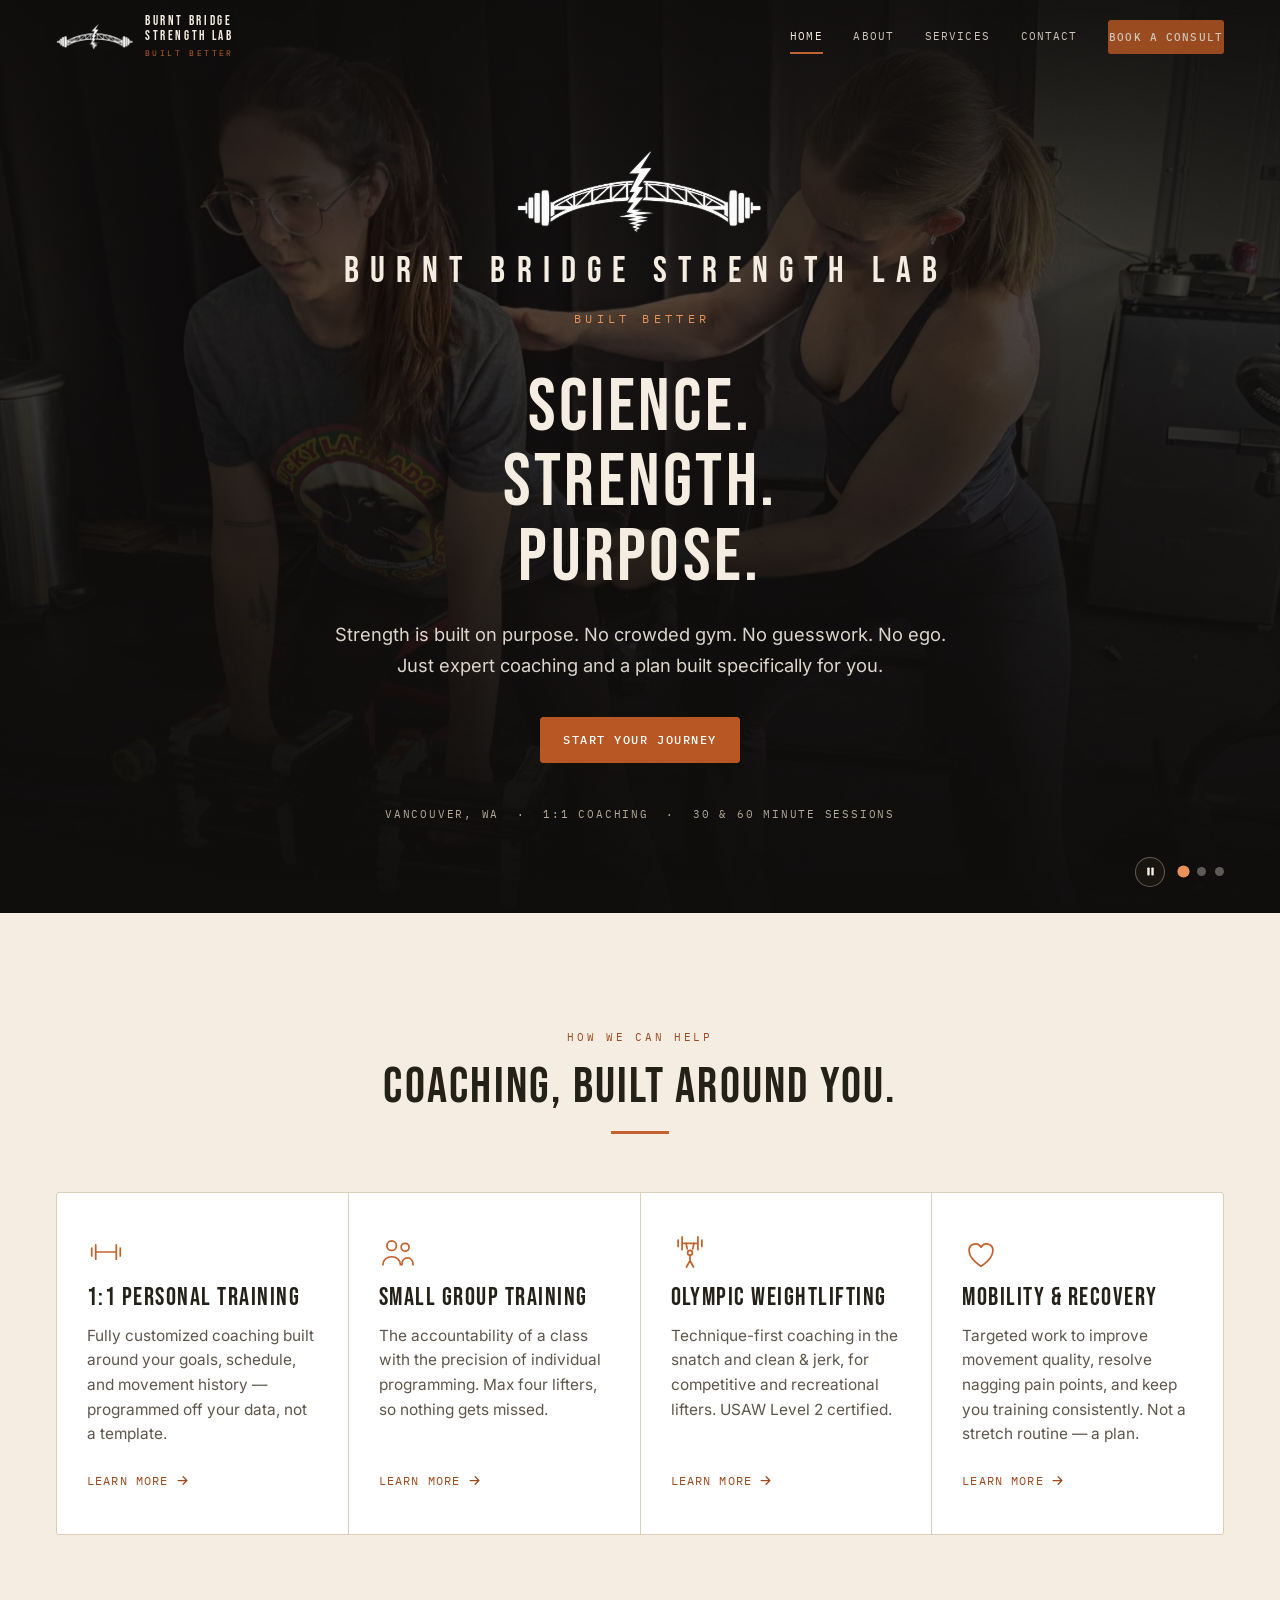
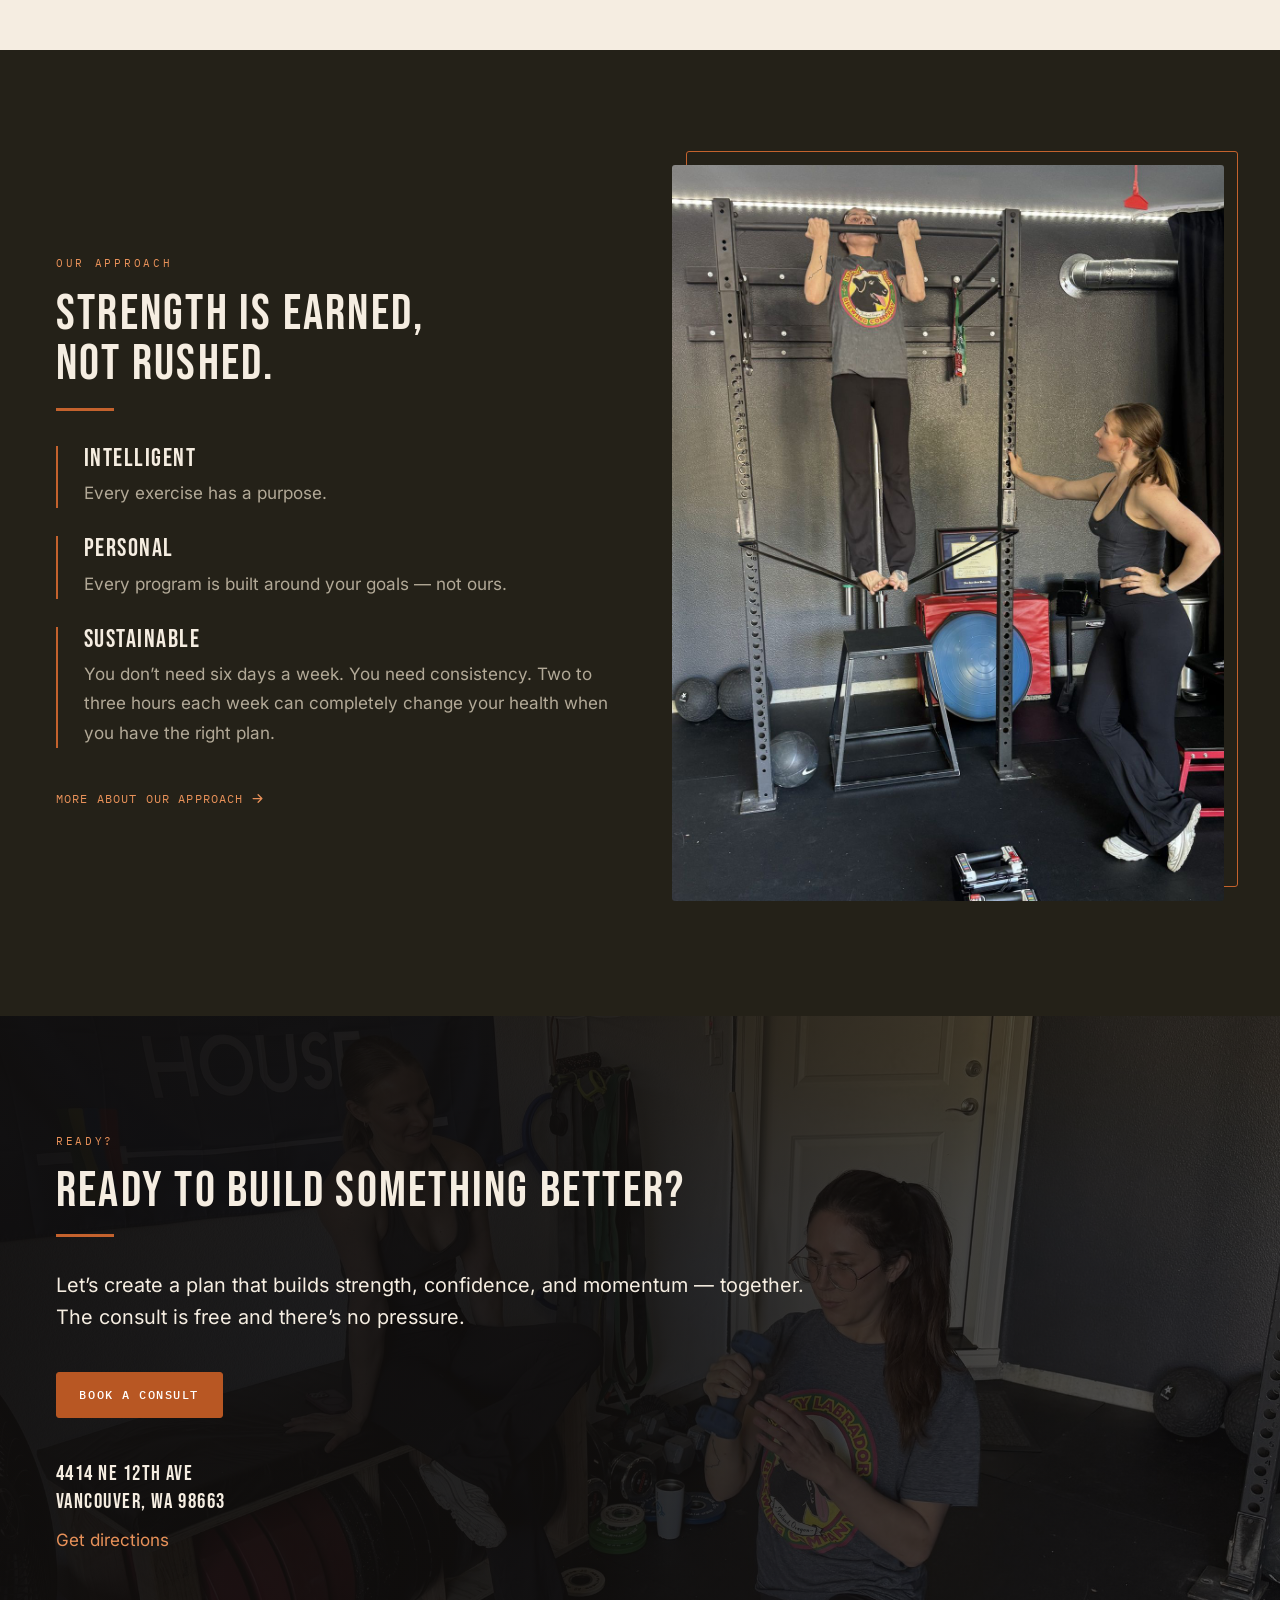
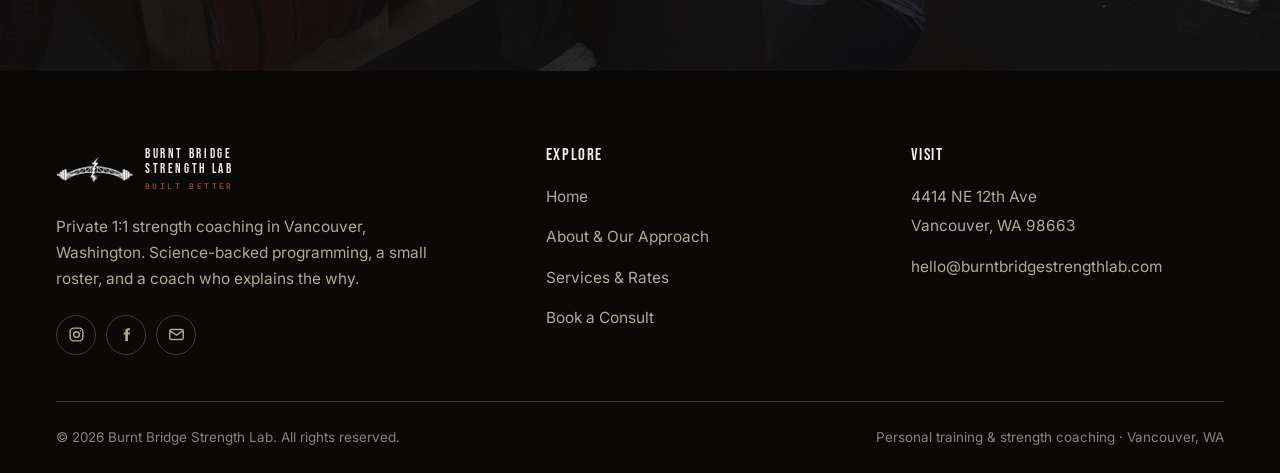
<file: index.html>
<!DOCTYPE html>
<html lang="en">
<head>
<!-- Google Tag Manager -->
<script>(function(w,d,s,l,i){w[l]=w[l]||[];w[l].push({'gtm.start':
new Date().getTime(),event:'gtm.js'});var f=d.getElementsByTagName(s)[0],
j=d.createElement(s),dl=l!='dataLayer'?'&l='+l:'';j.async=true;j.src=
'https://www.googletagmanager.com/gtm.js?id='+i+dl;f.parentNode.insertBefore(j,f);
})(window,document,'script','dataLayer','GTM-MT2RG7SF');</script>
<!-- End Google Tag Manager -->
<meta charset="utf-8">
<meta name="viewport" content="width=device-width, initial-scale=1">
<title>Burnt Bridge Strength Lab | Personal Training in Vancouver, WA</title>
<meta name="description" content="Science. Strength. Purpose. Private 1:1 strength coaching in Vancouver, WA — no crowded gym, no guesswork, just a plan built for you.">
<link rel="canonical" href="https://burntbridgestrengthlab.com/">
<meta name="theme-color" content="#242118">
<link rel="icon" href="assets/img/favicon-64.png" type="image/png" sizes="64x64">
<link rel="apple-touch-icon" href="assets/img/favicon-180.png">

<meta property="og:type" content="website">
<meta property="og:title" content="Burnt Bridge Strength Lab | Personal Training in Vancouver, WA">
<meta property="og:description" content="Science. Strength. Purpose. Private 1:1 strength coaching in Vancouver, WA — a plan built specifically for you.">
<meta property="og:image" content="assets/img/hero-1-1200.jpg">
<meta property="og:url" content="https://burntbridgestrengthlab.com/">
<meta name="twitter:card" content="summary_large_image">

<link rel="preload" href="assets/fonts/bebas-neue-latin-400-normal.woff2" as="font" type="font/woff2" crossorigin>
<link rel="preload" href="assets/fonts/ibm-plex-mono-latin-400-normal.woff2" as="font" type="font/woff2" crossorigin>
<link rel="preload" href="assets/fonts/inter-latin-400-normal.woff2" as="font" type="font/woff2" crossorigin>
<link rel="stylesheet" href="assets/css/style.css">

<script type="application/ld+json">
{
  "@context": "https://schema.org",
  "@type": "HealthAndBeautyBusiness",
  "additionalType": "https://schema.org/ExerciseGym",
  "name": "Burnt Bridge Strength Lab",
  "slogan": "Built Better",
  "description": "Private 1:1 strength training in Vancouver, Washington. Science-backed coaching for beginners, busy professionals, and athletes.",
  "url": "https://burntbridgestrengthlab.com/",
  "image": "https://burntbridgestrengthlab.com/assets/img/hero-1-1200.jpg",
  "priceRange": "$$",
  "address": { "@type": "PostalAddress", "streetAddress": "4414 NE 12th Ave", "addressLocality": "Vancouver", "addressRegion": "WA", "postalCode": "98663", "addressCountry": "US" },
  "areaServed": ["Vancouver, WA", "Camas, WA", "Portland, OR"],
  "founder": { "@type": "Person", "name": "Julia", "jobTitle": "Exercise Physiologist & Strength Coach" },
  "makesOffer": [
    { "@type": "Offer", "name": "1:1 Personal Training", "priceSpecification": { "@type": "PriceSpecification", "minPrice": "85", "priceCurrency": "USD" } },
    { "@type": "Offer", "name": "Small Group Training", "priceSpecification": { "@type": "PriceSpecification", "minPrice": "45", "priceCurrency": "USD" } },
    { "@type": "Offer", "name": "Olympic Weightlifting", "priceSpecification": { "@type": "PriceSpecification", "minPrice": "90", "priceCurrency": "USD" } },
    { "@type": "Offer", "name": "Mobility & Recovery", "priceSpecification": { "@type": "PriceSpecification", "minPrice": "65", "priceCurrency": "USD" } },
    { "@type": "Offer", "name": "Free 30-minute consult", "price": "0", "priceCurrency": "USD" }
  ]
}
</script>
</head>

<body>
<!-- Google Tag Manager (noscript) -->
<noscript><iframe src="https://www.googletagmanager.com/ns.html?id=GTM-MT2RG7SF"
height="0" width="0" style="display:none;visibility:hidden"></iframe></noscript>
<!-- End Google Tag Manager (noscript) -->
<a class="skip-link" href="#main">Skip to content</a>

<!-- ============ HEADER ============ -->
<header class="site-header">
  <div class="wrap site-header__inner">
    <a class="logo" href="index.html" aria-label="Burnt Bridge Strength Lab — home">
      <img class="logo__mark" src="assets/img/logo-320.png" alt="" width="320" height="109" decoding="async">
      <span class="logo__type">
        <span class="logo__name">Burnt Bridge<br>Strength Lab</span>
        <span class="logo__sub">Built Better</span>
      </span>
    </a>

    <button class="nav-toggle" type="button" aria-expanded="false" aria-controls="primary-nav" aria-label="Menu"><span></span></button>

    <nav class="nav" id="primary-nav" aria-label="Primary">
      <a href="index.html" aria-current="page">Home</a>
      <a href="about.html">About</a>
      <a href="training.html">Services</a>
      <a href="contact.html">Contact</a>
      <a class="btn header-cta" href="contact.html">Book a Consult</a>
    </nav>
  </div>
</header>

<main id="main">

  <!-- ============ HERO ============ -->
  <section class="hero">
    <!-- Hero slideshow — add or remove <img> tags here and the controls adapt automatically.
         Each image should be a 16:9 crop; 2000px wide is plenty. -->
    <div class="hero__media" id="hero-slideshow">
      <img class="is-active" src="assets/img/hero-1-2000.jpg" srcset="assets/img/hero-1-1200.jpg 1200w, assets/img/hero-1-2000.jpg 2000w" sizes="100vw" alt="Coach Julia cueing a client through a dumbbell hinge at Burnt Bridge Strength Lab" width="2000" height="1125" fetchpriority="high">
      <picture>
        <source media="(max-width: 700px)" srcset="assets/img/hero-2-portrait-900.jpg">
        <img class="hero-slide--pullup" src="assets/img/hero-2-2000.jpg" srcset="assets/img/hero-2-1200.jpg 1200w, assets/img/hero-2-2000.jpg 2000w" sizes="100vw" alt="Coach Julia spotting a client through band-assisted pull-ups" width="2000" height="1125" decoding="async">
      </picture>
      <img src="assets/img/hero-3-2000.jpg" srcset="assets/img/hero-3-1200.jpg 1200w, assets/img/hero-3-2000.jpg 2000w" sizes="100vw" alt="Coach Julia coaching a client through mobility work" width="2000" height="1125" decoding="async">
    </div>
    <div class="wrap hero__inner">
      <div class="hero__lockup">
        <img class="mark" src="assets/img/logo-900.png" alt="" width="900" height="307" fetchpriority="high">
        <p class="hero__wordmark">Burnt Bridge Strength Lab</p>
        <p class="hero__tagline">Built Better</p>
      </div>

      <h1>Science. Strength. Purpose.</h1>
      <p class="hero__sub">Strength is built on purpose. No crowded gym. No guesswork. No ego. Just expert coaching and a plan built specifically for you.</p>

      <div class="btn-row">
        <a class="btn" href="contact.html">Start Your Journey</a>
      </div>

      <p class="hero__meta">Vancouver, WA &nbsp;&middot;&nbsp; 1:1 Coaching &nbsp;&middot;&nbsp; 30 &amp; 60 Minute Sessions</p>
    </div>

    <div class="hero__controls" id="hero-controls" hidden>
      <button class="hero__pause" type="button" aria-label="Pause background slideshow" aria-pressed="false">
        <svg viewBox="0 0 16 16" aria-hidden="true" focusable="false"><rect class="i-pause" x="4" y="3" width="3" height="10" rx="1"/><rect class="i-pause" x="9" y="3" width="3" height="10" rx="1"/><path class="i-play" d="M5 3.2 12.5 8 5 12.8Z"/></svg>
      </button>
      <div class="hero__dots" role="tablist" aria-label="Choose a background image"></div>
    </div>
  </section>

  <!-- ============ OFFERINGS ============ -->
  <section class="sec on-light">
    <div class="wrap">
      <div class="center narrow" style="margin-inline:auto">
        <p class="eyebrow">How we can help</p>
        <h2 class="rule center">Coaching, built around you.</h2>
      </div>

      <div class="offer-grid reveal" style="margin-top:clamp(38px,5vw,58px)">
        <article class="offer">
          <svg class="offer__icon" viewBox="0 0 48 48" fill="none" stroke="currentColor" stroke-width="2.2" stroke-linecap="round" stroke-linejoin="round" aria-hidden="true">
            <path d="M6 19v10M11 15v18M37 15v18M42 19v10M11 24h26"/>
          </svg>
          <h3>1:1 Personal Training</h3>
          <p>Fully customized coaching built around your goals, schedule, and movement history &mdash; programmed off your data, not a template.</p>
          <span class="offer__foot"><a class="link-arrow" href="training.html#individual">Learn more
            <svg viewBox="0 0 24 24" fill="none" stroke="currentColor" stroke-width="2" stroke-linecap="round" stroke-linejoin="round" aria-hidden="true"><path d="M5 12h14M13 6l6 6-6 6"/></svg>
          </a></span>
        </article>
        <article class="offer">
          <svg class="offer__icon" viewBox="0 0 48 48" fill="none" stroke="currentColor" stroke-width="2.2" stroke-linecap="round" stroke-linejoin="round" aria-hidden="true">
            <circle cx="16" cy="16" r="6"/><circle cx="33" cy="18" r="5"/><path d="M5 40c0-6 5-10 11-10s11 4 11 10M29 40c0-5 3-8.5 7-8.5S43 35 43 40"/>
          </svg>
          <h3>Small Group Training</h3>
          <p>The accountability of a class with the precision of individual programming. Max four lifters, so nothing gets missed.</p>
          <span class="offer__foot"><a class="link-arrow" href="training.html#small-group">Learn more
            <svg viewBox="0 0 24 24" fill="none" stroke="currentColor" stroke-width="2" stroke-linecap="round" stroke-linejoin="round" aria-hidden="true"><path d="M5 12h14M13 6l6 6-6 6"/></svg>
          </a></span>
        </article>
        <article class="offer">
          <svg class="offer__icon" viewBox="0 0 48 48" fill="none" stroke="currentColor" stroke-width="2.2" stroke-linecap="round" stroke-linejoin="round" aria-hidden="true">
            <path d="M9 9v8M14 5v16M34 5v16M39 9v8M14 13h20"/><path d="M19 13l1.5 7M29 13l-1.5 7"/><circle cx="24" cy="25" r="3"/><path d="M24 28v7M24 35l-4.5 8M24 35l4.5 8"/>
          </svg>
          <h3>Olympic Weightlifting</h3>
          <p>Technique-first coaching in the snatch and clean &amp; jerk, for competitive and recreational lifters. USAW Level 2 certified.</p>
          <span class="offer__foot"><a class="link-arrow" href="training.html#olympic">Learn more
            <svg viewBox="0 0 24 24" fill="none" stroke="currentColor" stroke-width="2" stroke-linecap="round" stroke-linejoin="round" aria-hidden="true"><path d="M5 12h14M13 6l6 6-6 6"/></svg>
          </a></span>
        </article>
        <article class="offer">
          <svg class="offer__icon" viewBox="0 0 48 48" fill="none" stroke="currentColor" stroke-width="2.2" stroke-linecap="round" stroke-linejoin="round" aria-hidden="true">
            <path d="M24 42s-15-8.7-15-20a8 8 0 0 1 15-4 8 8 0 0 1 15 4c0 11.3-15 20-15 20Z"/>
          </svg>
          <h3>Mobility &amp; Recovery</h3>
          <p>Targeted work to improve movement quality, resolve nagging pain points, and keep you training consistently. Not a stretch routine &mdash; a plan.</p>
          <span class="offer__foot"><a class="link-arrow" href="training.html#mobility">Learn more
            <svg viewBox="0 0 24 24" fill="none" stroke="currentColor" stroke-width="2" stroke-linecap="round" stroke-linejoin="round" aria-hidden="true"><path d="M5 12h14M13 6l6 6-6 6"/></svg>
          </a></span>
        </article>
      </div>
    </div>
  </section>

  <!-- ============ OUR APPROACH (teaser) ============ -->
  <section class="sec dark">
    <div class="wrap grid-2">
      <div class="reveal">
        <p class="eyebrow">Our approach</p>
        <h2 class="rule">Strength is earned, not rushed.</h2>
        <ul class="approach-list" style="margin-top:2.2rem">
          <li>
            <h3>Intelligent</h3>
            <p>Every exercise has a purpose.</p>
          </li>
          <li>
            <h3>Personal</h3>
            <p>Every program is built around your goals &mdash; not ours.</p>
          </li>
          <li>
            <h3>Sustainable</h3>
            <p>You don&rsquo;t need six days a week. You need consistency. Two to three hours each week can completely change your health when you have the right plan.</p>
          </li>
        </ul>
        <p style="margin-top:2.2rem"><a class="link-arrow" href="about.html">More about our approach
          <svg viewBox="0 0 24 24" fill="none" stroke="currentColor" stroke-width="2" stroke-linecap="round" stroke-linejoin="round" aria-hidden="true"><path d="M5 12h14M13 6l6 6-6 6"/></svg>
        </a></p>
      </div>
      <div class="figure figure--framed figure--tall reveal">
        <img src="assets/img/pullup-1600.jpg" alt="Coach Julia spotting a client through band-assisted pull-ups at Burnt Bridge Strength Lab" width="1200" height="1600" loading="lazy">
      </div>
    </div>
  </section>

  <!-- ============ FINAL CTA ============ -->
  <section class="band sec">
    <div class="band__media">
      <img src="assets/img/band-2000.jpg" alt="" width="2000" height="1250" loading="lazy">
    </div>
    <div class="wrap">
      <div class="narrow reveal">
        <p class="eyebrow">Ready?</p>
        <h2 class="rule">Ready to build something better?</h2>
        <p class="lede" style="margin-top:2rem">Let&rsquo;s create a plan that builds strength, confidence, and momentum &mdash; together. The consult is free and there&rsquo;s no pressure.</p>
        <div class="btn-row" style="margin-top:2.4rem">
          <a class="btn" href="contact.html">Book a Consult</a>
        </div>
        <div class="address-block" style="margin-top:2.6rem">
          <span class="street">4414 NE 12th Ave<br>Vancouver, WA 98663</span>
          <span><a href="https://www.google.com/maps/search/?api=1&amp;query=4414+NE+12th+Ave+Vancouver+WA+98663" target="_blank" rel="noopener">Get directions</a></span>
        </div>
      </div>
    </div>
  </section>

</main>

<!-- ============ FOOTER ============ -->
<footer class="site-footer">
  <div class="wrap">
    <div class="footer-grid">
      <div>
        <a class="logo" href="index.html" aria-label="Burnt Bridge Strength Lab — home">
          <img class="logo__mark" src="assets/img/logo-320.png" alt="" width="320" height="109" decoding="async">
          <span class="logo__type">
            <span class="logo__name">Burnt Bridge<br>Strength Lab</span>
            <span class="logo__sub">Built Better</span>
          </span>
        </a>
        <p class="footer-blurb">Private 1:1 strength coaching in Vancouver, Washington. Science-backed programming, a small roster, and a coach who explains the why.</p>
        <div class="social">
          <a href="https://instagram.com/" aria-label="Instagram" rel="noopener">
            <svg viewBox="0 0 24 24" fill="none" stroke="currentColor" stroke-width="2" aria-hidden="true"><rect x="3" y="3" width="18" height="18" rx="5"/><circle cx="12" cy="12" r="4"/><circle cx="17.5" cy="6.5" r="1" fill="currentColor" stroke="none"/></svg>
          </a>
          <a href="https://facebook.com/" aria-label="Facebook" rel="noopener">
            <svg viewBox="0 0 24 24" fill="currentColor" aria-hidden="true"><path d="M14 9V7.2c0-.8.2-1.2 1.4-1.2H17V3h-2.6C11.3 3 10.3 4.5 10.3 7v2H8v3h2.3v9H14v-9h2.6l.4-3H14Z"/></svg>
          </a>
          <a href="mailto:hello@burntbridgestrengthlab.com" aria-label="Email">
            <svg viewBox="0 0 24 24" fill="none" stroke="currentColor" stroke-width="2" aria-hidden="true"><rect x="2.5" y="5" width="19" height="14" rx="2"/><path d="m3 7 9 6 9-6"/></svg>
          </a>
        </div>
      </div>

      <nav aria-label="Footer">
        <h4>Explore</h4>
        <ul class="footer-links">
          <li><a href="index.html">Home</a></li>
          <li><a href="about.html">About &amp; Our Approach</a></li>
          <li><a href="training.html">Services &amp; Rates</a></li>
          <li><a href="contact.html">Book a Consult</a></li>
        </ul>
      </nav>

      <div>
        <h4>Visit</h4>
        <ul class="footer-links">
          <li><a href="https://www.google.com/maps/search/?api=1&amp;query=4414+NE+12th+Ave+Vancouver+WA+98663" target="_blank" rel="noopener">4414 NE 12th Ave<br>Vancouver, WA 98663</a></li>
          <li><a href="mailto:hello@burntbridgestrengthlab.com">hello@burntbridgestrengthlab.com</a></li>
        </ul>
      </div>
    </div>

    <div class="footer-bar">
      <span>© <span data-year>2026</span> Burnt Bridge Strength Lab. All rights reserved.</span>
      <span>Personal training &amp; strength coaching · Vancouver, WA</span>
    </div>
  </div>
</footer>

<script src="assets/js/main.js"></script>
</body>
</html>
</file>
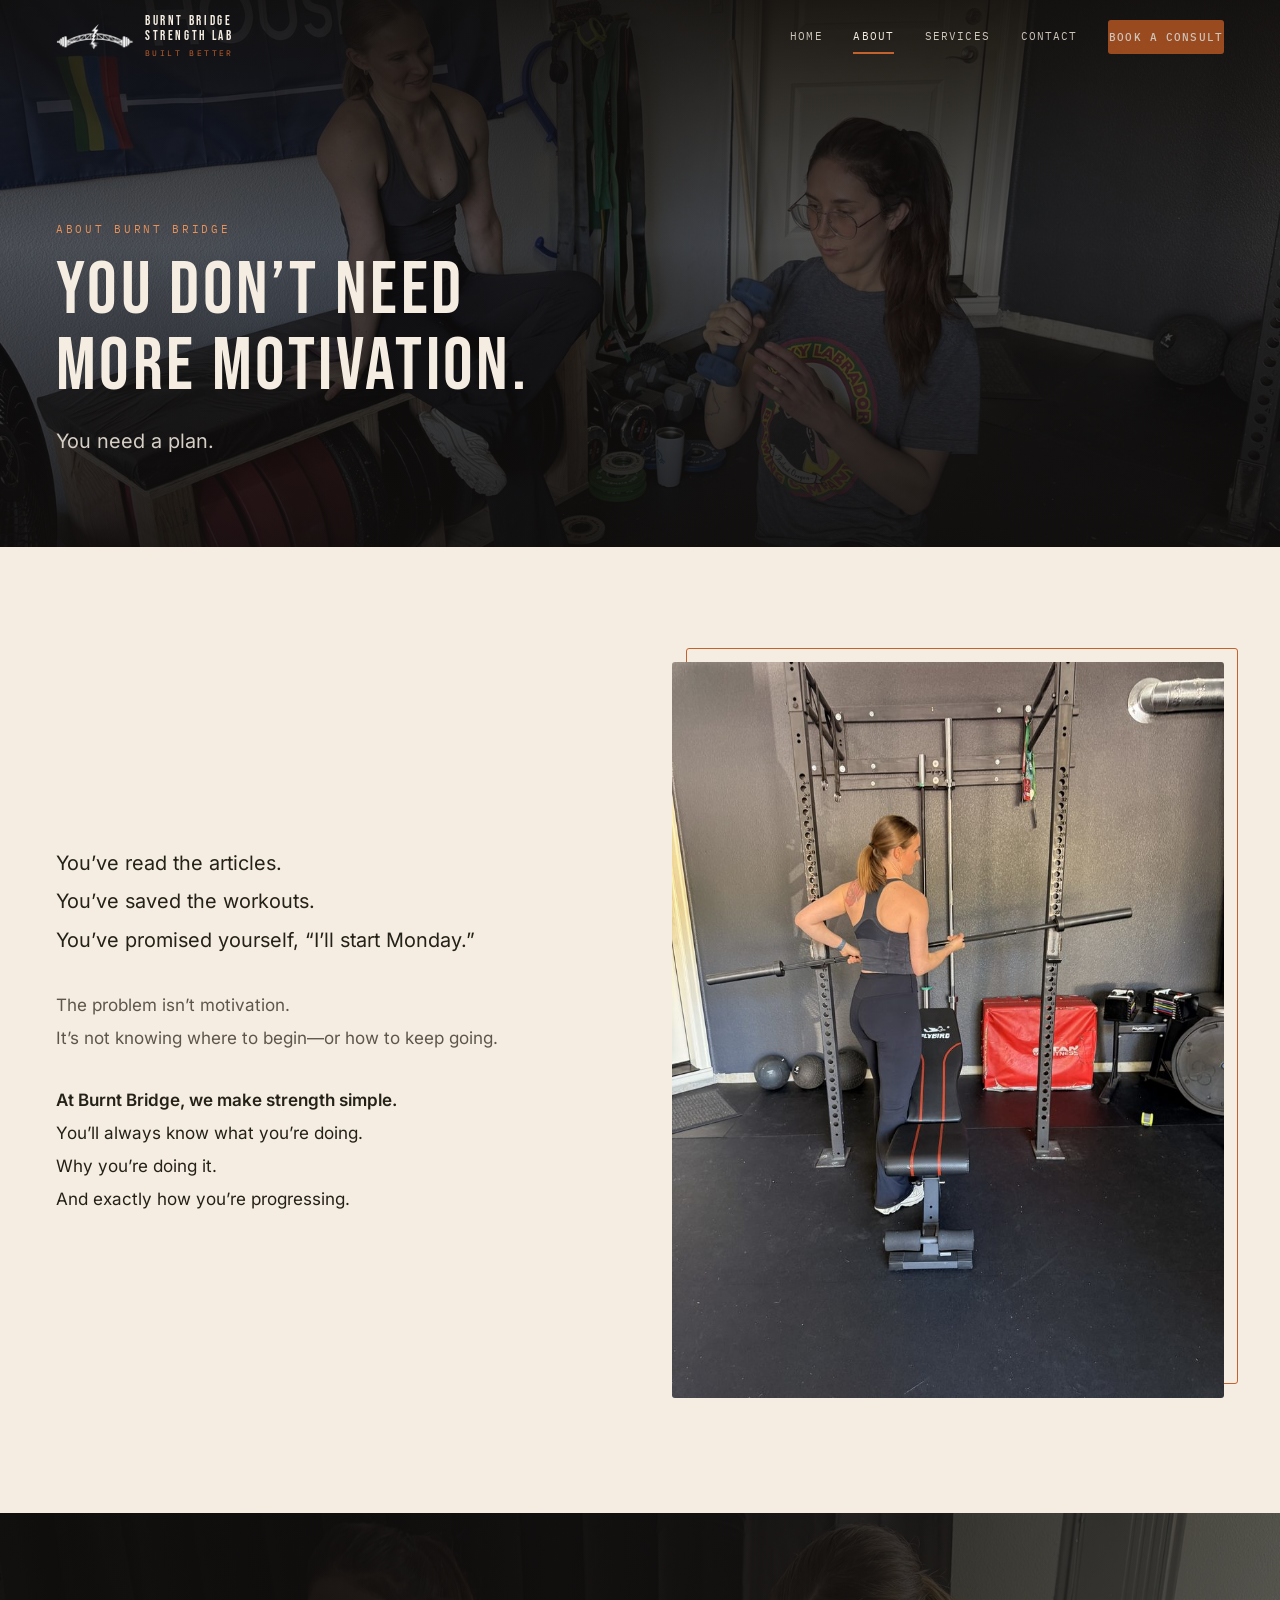
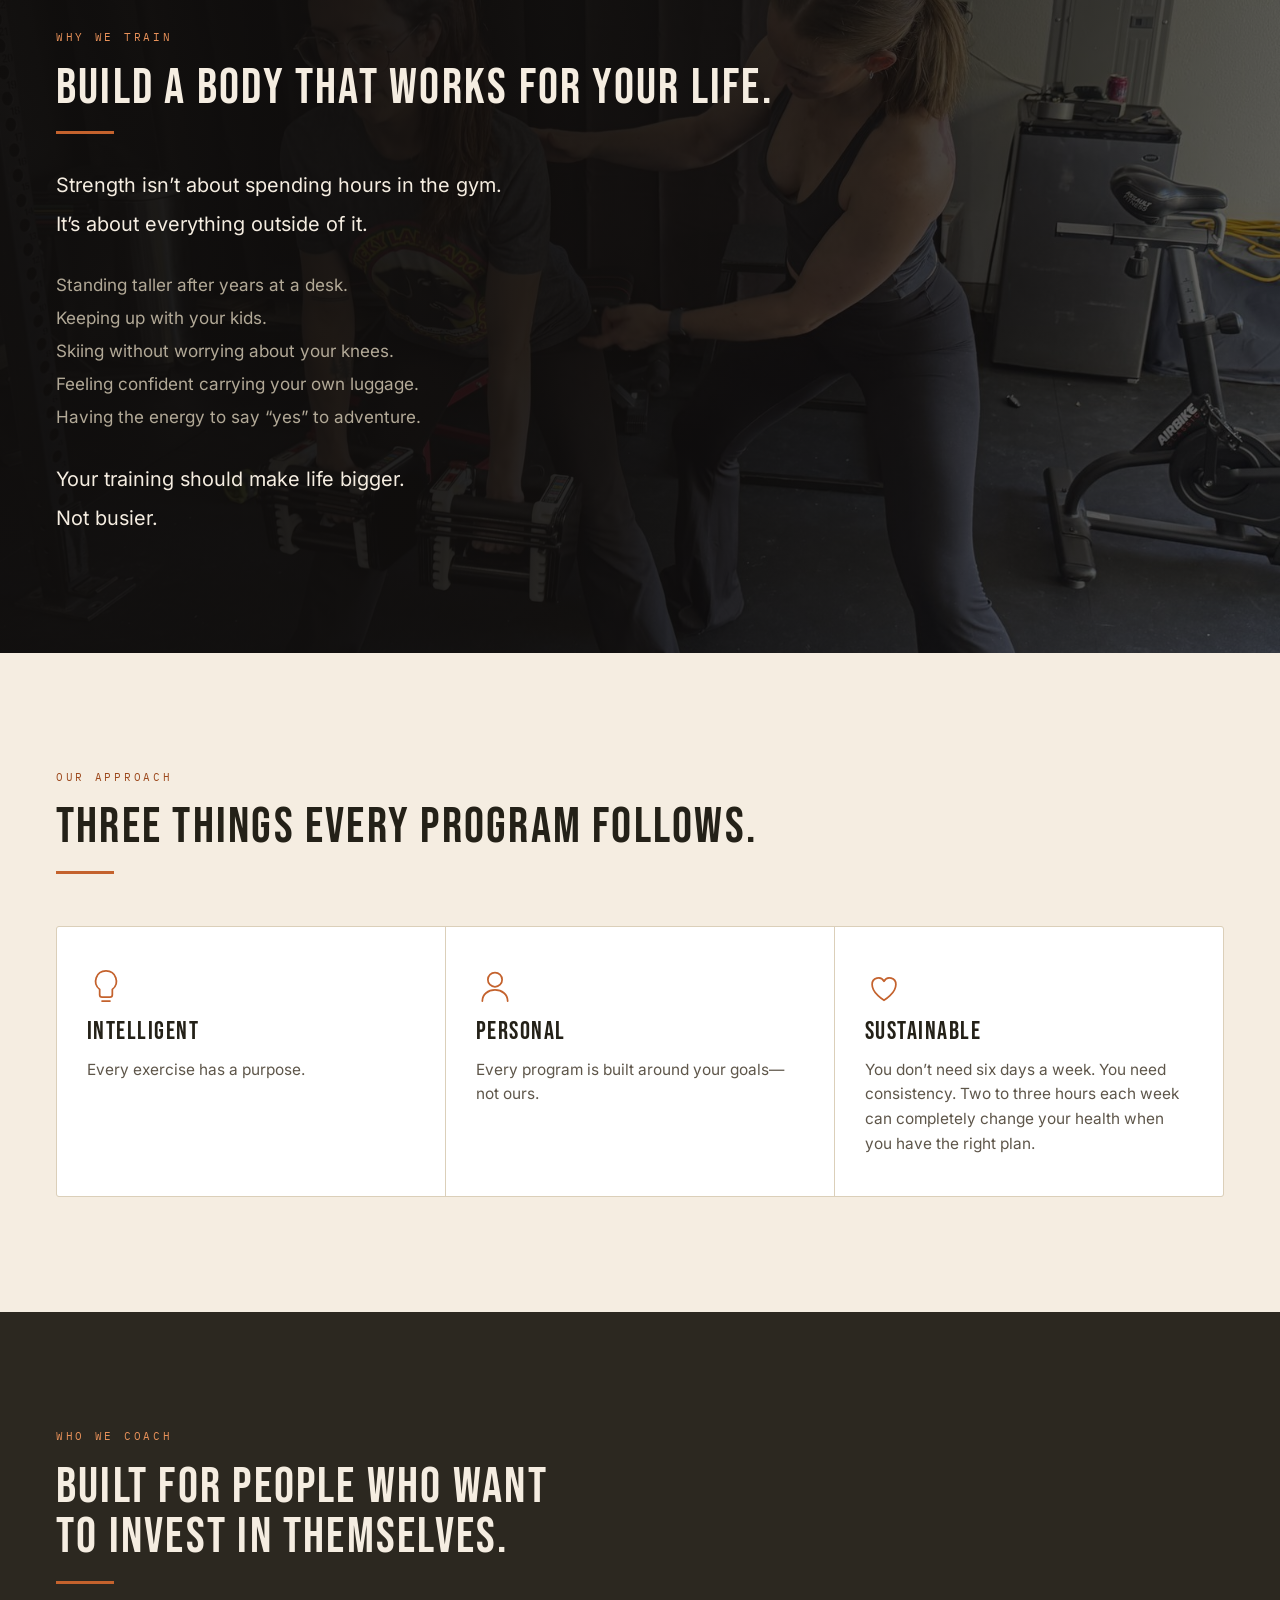
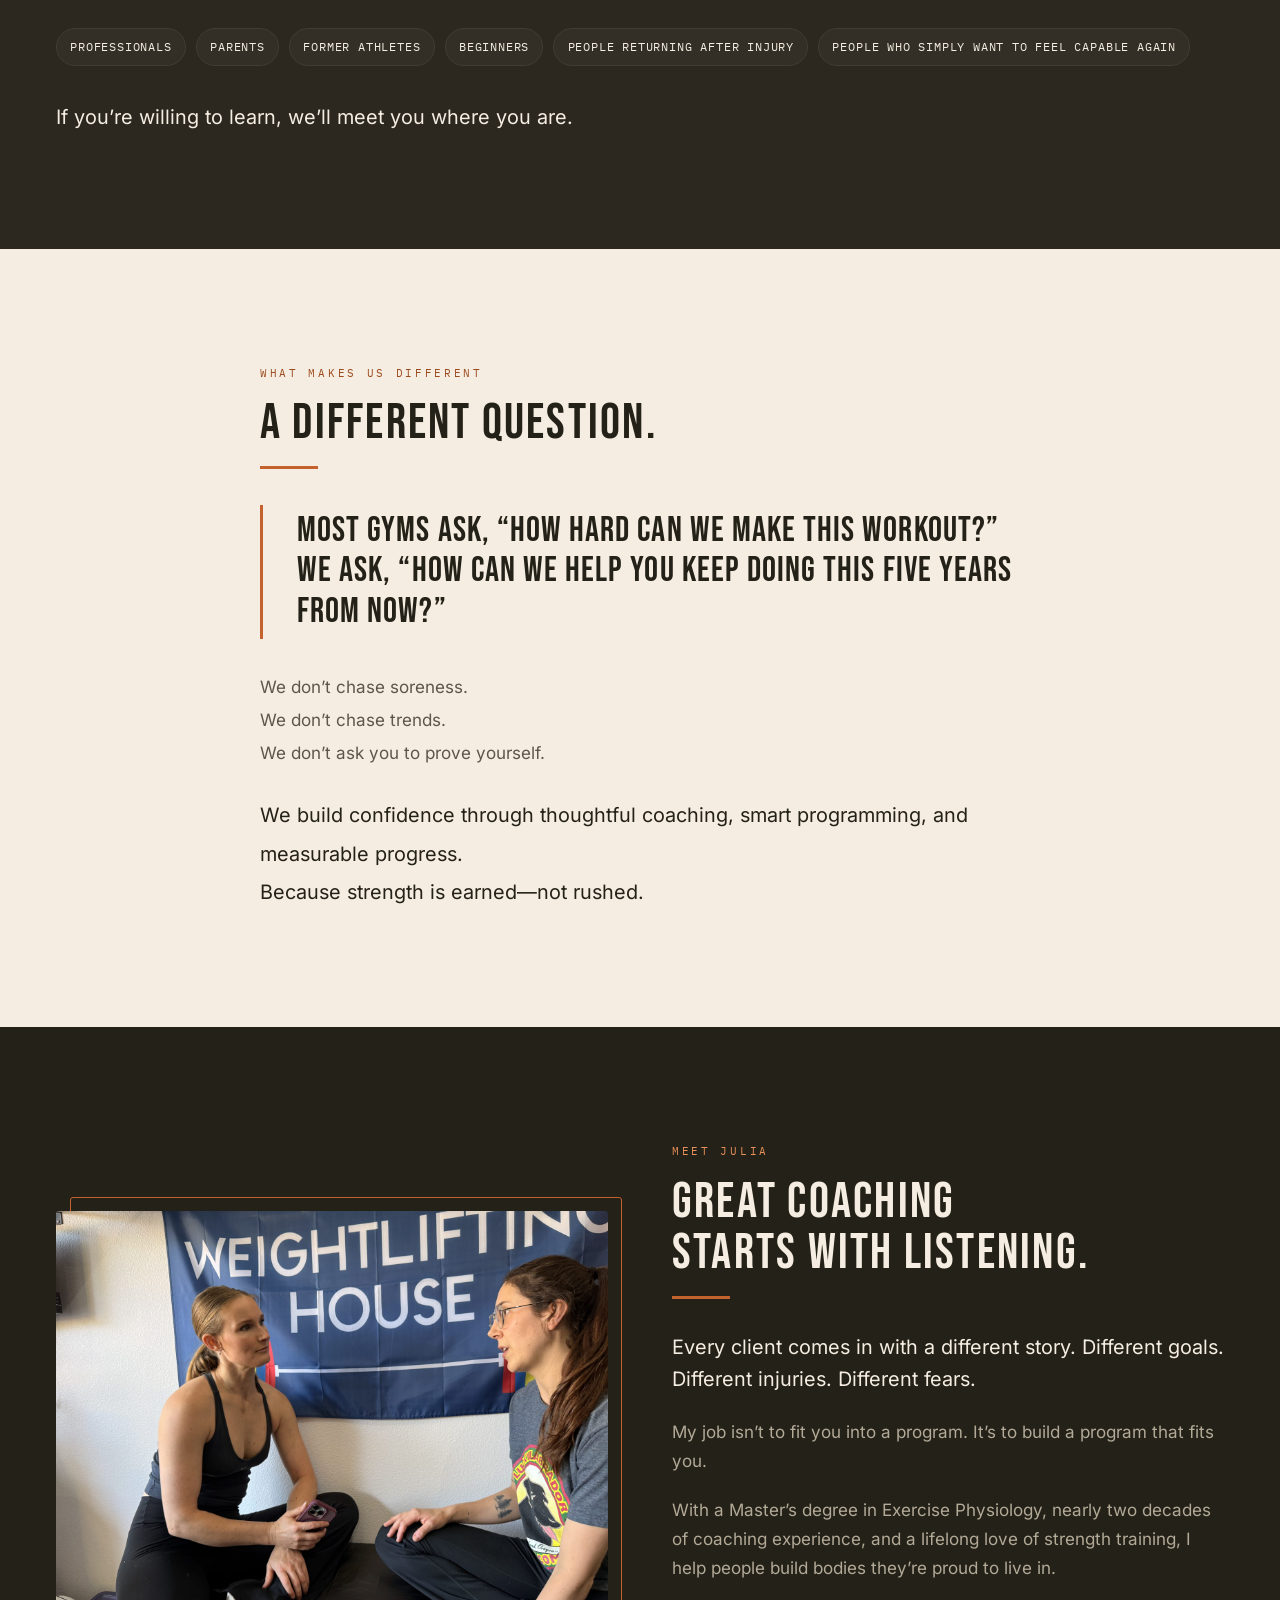
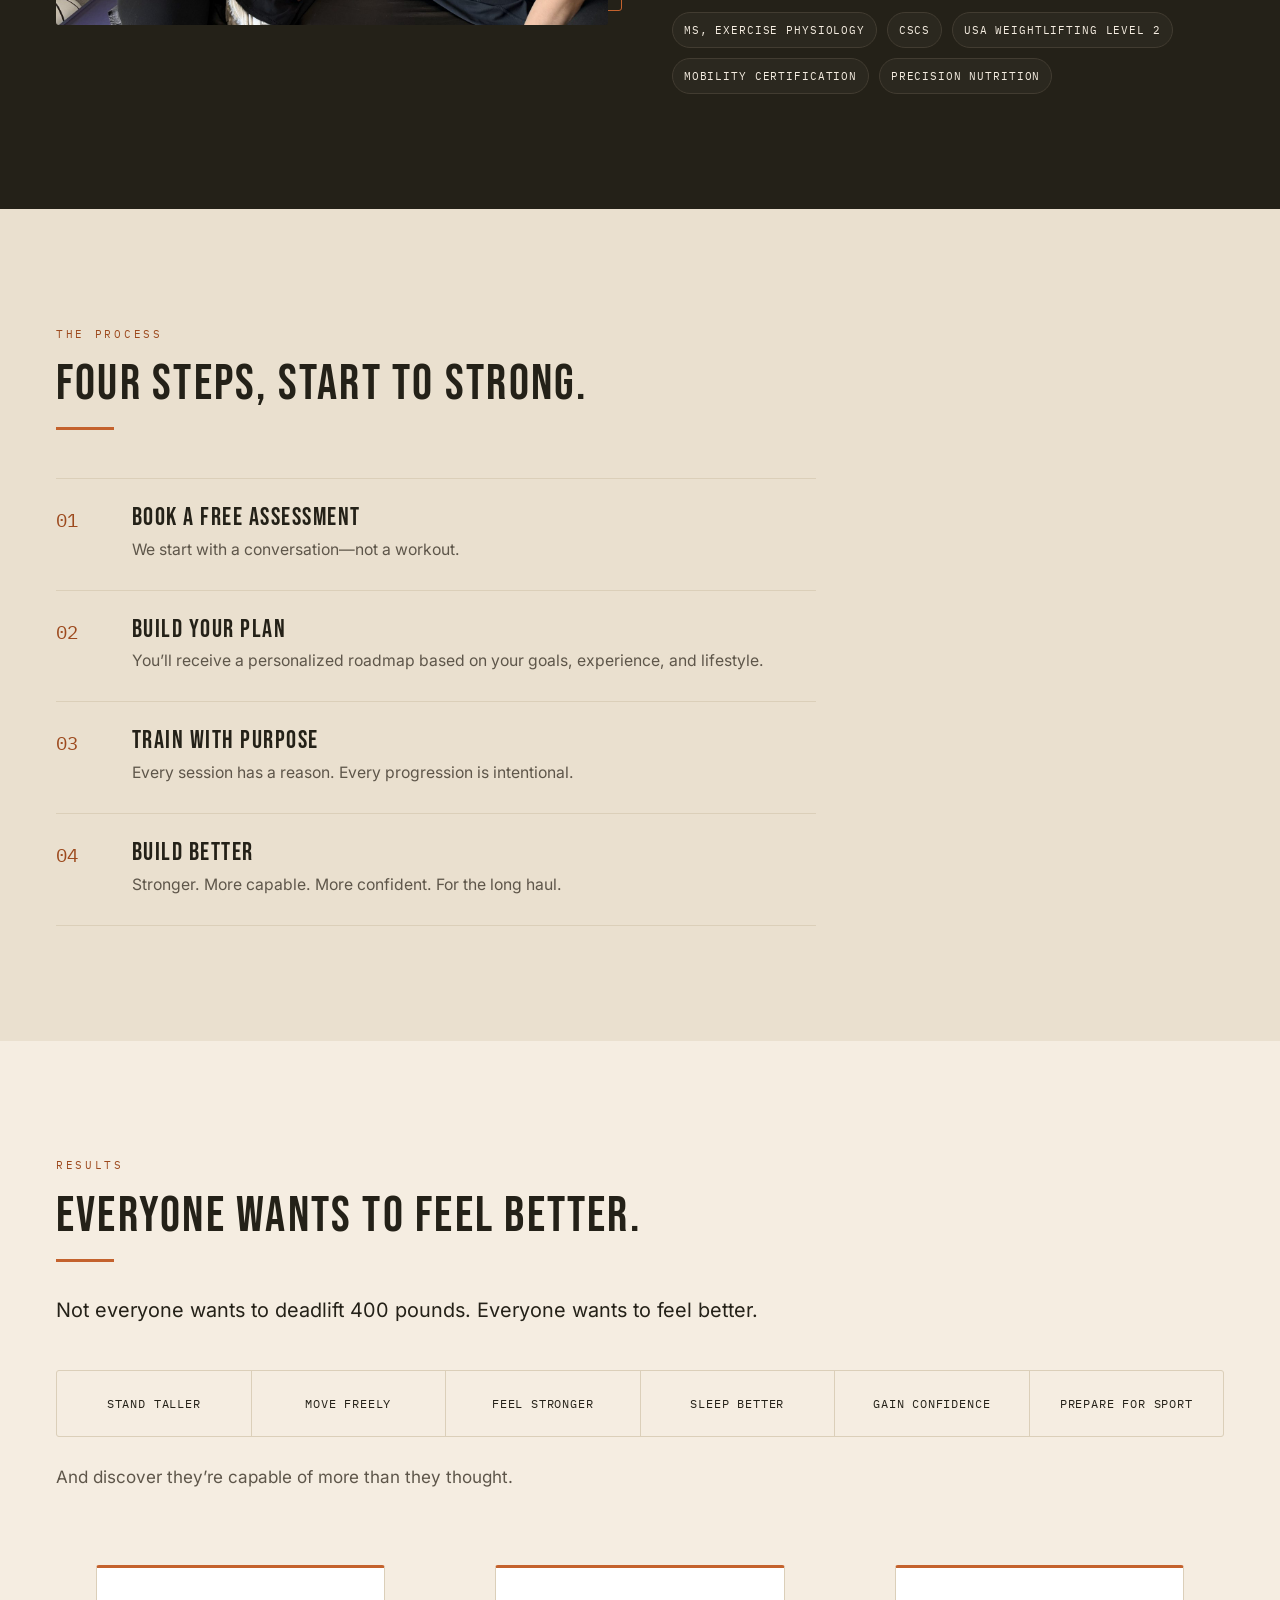
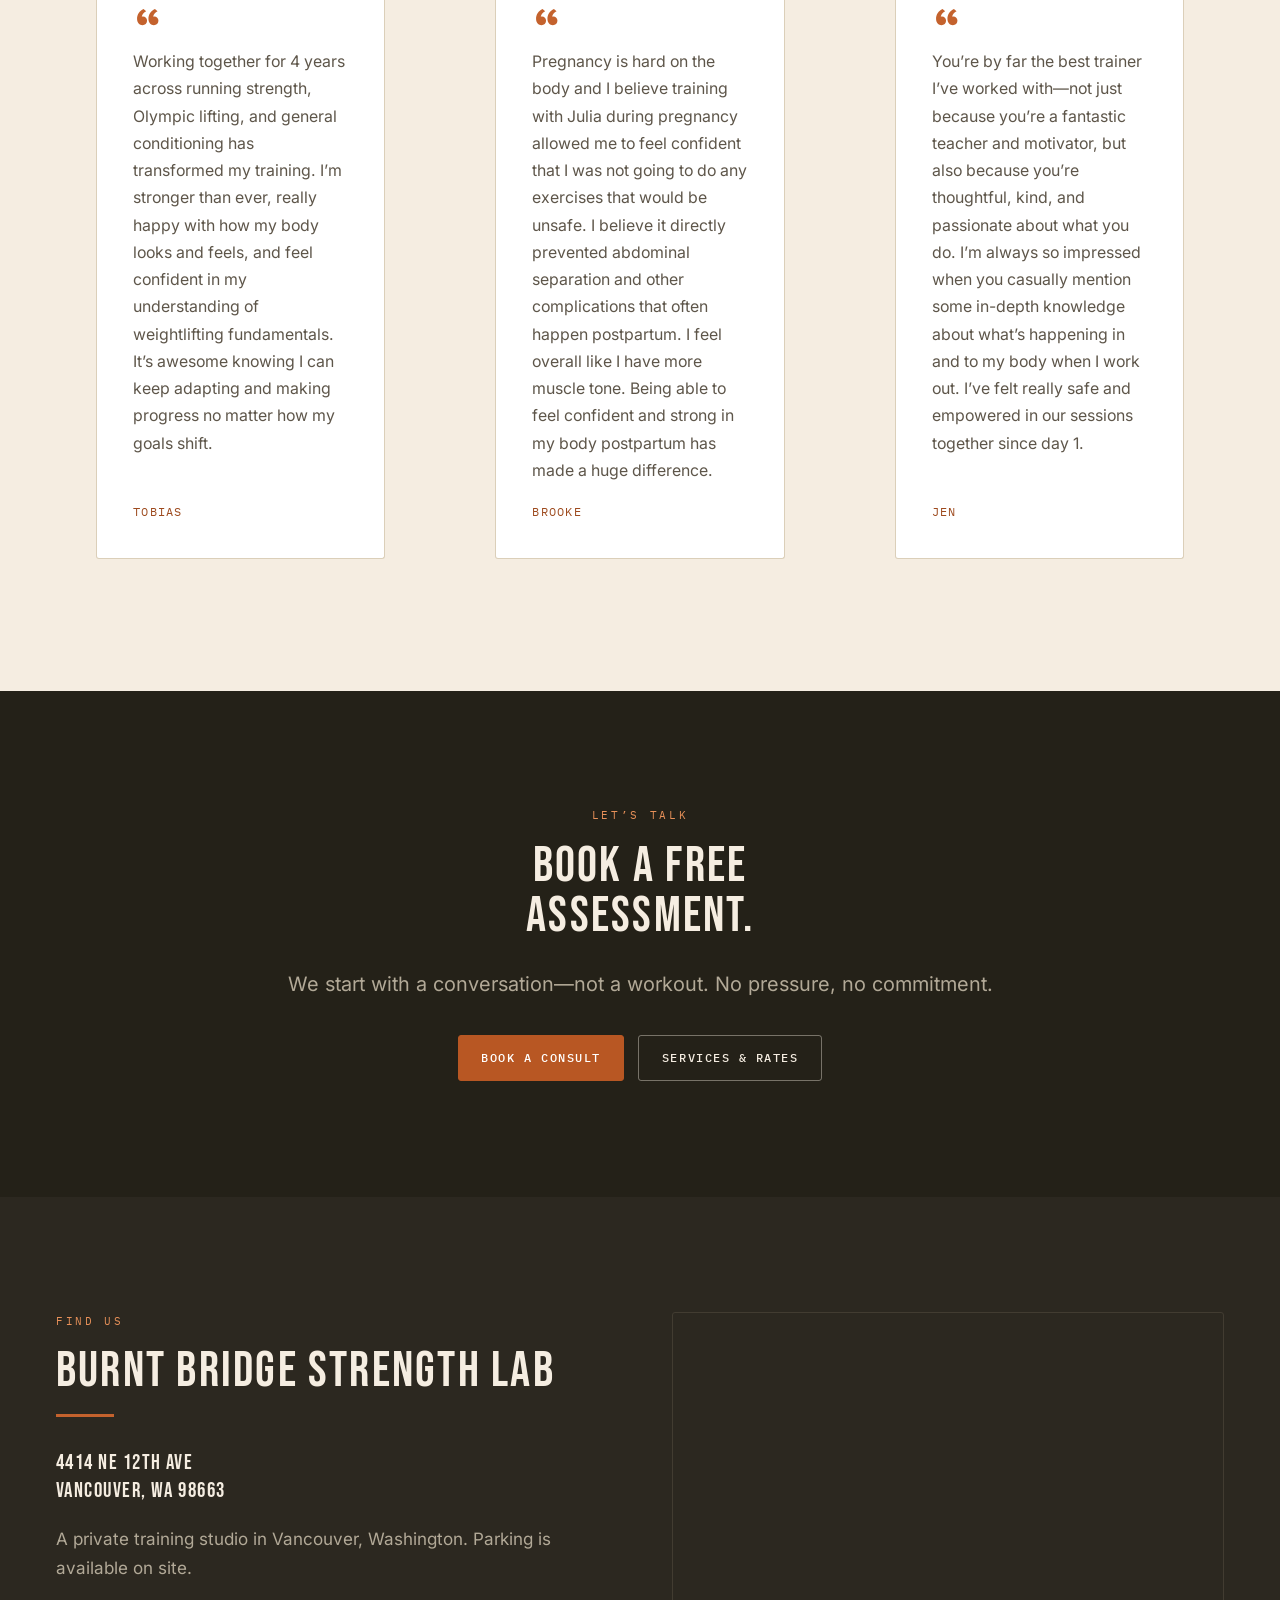
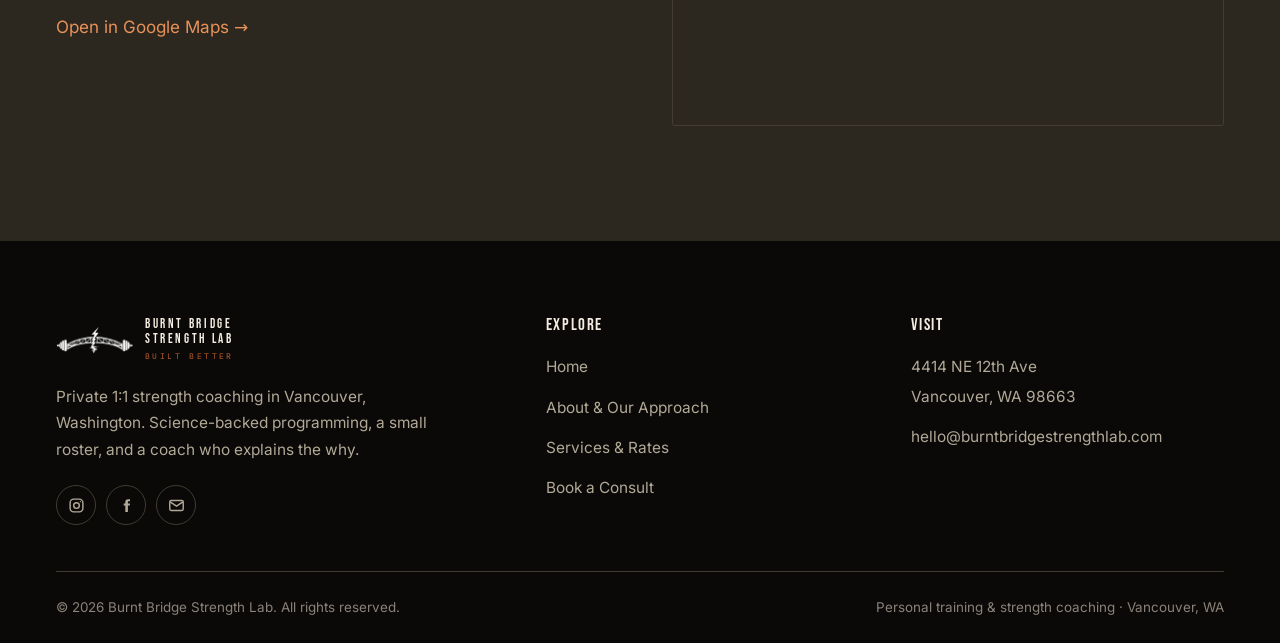
<file: about.html>
<!DOCTYPE html>
<html lang="en">
<head>
<!-- Google Tag Manager -->
<script>(function(w,d,s,l,i){w[l]=w[l]||[];w[l].push({'gtm.start':
new Date().getTime(),event:'gtm.js'});var f=d.getElementsByTagName(s)[0],
j=d.createElement(s),dl=l!='dataLayer'?'&l='+l:'';j.async=true;j.src=
'https://www.googletagmanager.com/gtm.js?id='+i+dl;f.parentNode.insertBefore(j,f);
})(window,document,'script','dataLayer','GTM-MT2RG7SF');</script>
<!-- End Google Tag Manager -->
<meta charset="utf-8">
<meta name="viewport" content="width=device-width, initial-scale=1">
<title>About &amp; Our Approach | Burnt Bridge Strength Lab</title>
<meta name="description" content="You don&#39;t need more motivation — you need a plan. Meet Coach Julia and the Burnt Bridge approach to strength training in Vancouver, WA.">
<link rel="canonical" href="https://burntbridgestrengthlab.com/about.html">
<meta name="theme-color" content="#242118">
<link rel="icon" href="assets/img/favicon-64.png" type="image/png" sizes="64x64">
<link rel="apple-touch-icon" href="assets/img/favicon-180.png">

<meta property="og:type" content="website">
<meta property="og:title" content="About &amp; Our Approach | Burnt Bridge Strength Lab">
<meta property="og:description" content="You don&#39;t need more motivation — you need a plan. Meet Coach Julia and the Burnt Bridge approach to strength training in Vancouver, WA.">
<meta property="og:image" content="assets/img/mobility-900.jpg">
<meta property="og:url" content="https://burntbridgestrengthlab.com/about.html">
<meta name="twitter:card" content="summary_large_image">

<link rel="preload" href="assets/fonts/bebas-neue-latin-400-normal.woff2" as="font" type="font/woff2" crossorigin>
<link rel="preload" href="assets/fonts/ibm-plex-mono-latin-400-normal.woff2" as="font" type="font/woff2" crossorigin>
<link rel="preload" href="assets/fonts/inter-latin-400-normal.woff2" as="font" type="font/woff2" crossorigin>
<link rel="stylesheet" href="assets/css/style.css">
<script type="application/ld+json">
{
  "@context": "https://schema.org",
  "@type": "ProfilePage",
  "mainEntity": {
    "@type": "Person",
    "name": "Coach Julia",
    "jobTitle": "Exercise Physiologist & Strength Coach",
    "description": "Master's degree in Exercise Physiology and nearly two decades of coaching experience.",
    "worksFor": { "@type": "Organization", "name": "Burnt Bridge Strength Lab" },
    "address": { "@type": "PostalAddress", "streetAddress": "4414 NE 12th Ave", "addressLocality": "Vancouver", "addressRegion": "WA", "postalCode": "98663", "addressCountry": "US" },
    "hasCredential": [
      "MS Exercise Physiology", "CSCS", "USA Weightlifting Level 2",
      "Mobility Certification", "Precision Nutrition Certification"
    ]
  }
}
</script>
</head>

<body>
<!-- Google Tag Manager (noscript) -->
<noscript><iframe src="https://www.googletagmanager.com/ns.html?id=GTM-MT2RG7SF"
height="0" width="0" style="display:none;visibility:hidden"></iframe></noscript>
<!-- End Google Tag Manager (noscript) -->
<a class="skip-link" href="#main">Skip to content</a>

<!-- ============ HEADER ============ -->
<header class="site-header">
  <div class="wrap site-header__inner">
    <a class="logo" href="index.html" aria-label="Burnt Bridge Strength Lab — home">
      <img class="logo__mark" src="assets/img/logo-320.png" alt="" width="320" height="109" decoding="async">
      <span class="logo__type">
        <span class="logo__name">Burnt Bridge<br>Strength Lab</span>
        <span class="logo__sub">Built Better</span>
      </span>
    </a>

    <button class="nav-toggle" type="button" aria-expanded="false" aria-controls="primary-nav" aria-label="Menu"><span></span></button>

    <nav class="nav" id="primary-nav" aria-label="Primary">
      <a href="index.html">Home</a>
      <a href="about.html" aria-current="page">About</a>
      <a href="training.html">Services</a>
      <a href="contact.html">Contact</a>
      <a class="btn header-cta" href="contact.html">Book a Consult</a>
    </nav>
  </div>
</header>

<main id="main">

  <!-- ============ PAGE HERO ============ -->
  <section class="page-hero">
    <div class="page-hero__media">
      <img src="assets/img/mobility-1600.jpg" alt="" width="1600" height="1200" fetchpriority="high">
    </div>
    <div class="wrap">
      <p class="eyebrow">About Burnt Bridge</p>
      <h1>You don&rsquo;t need more motivation.</h1>
      <p class="lede">You need a plan.</p>
    </div>
  </section>

  <!-- ============ THE PROBLEM ISN'T MOTIVATION ============ -->
  <section class="sec on-light">
    <div class="wrap grid-2">
      <div class="reveal">
        <p class="verse lede">You&rsquo;ve read the articles.<br>
        You&rsquo;ve saved the workouts.<br>
        You&rsquo;ve promised yourself, &ldquo;I&rsquo;ll start Monday.&rdquo;</p>

        <p class="verse muted" style="margin-top:1.8rem">The problem isn&rsquo;t motivation.<br>
        It&rsquo;s not knowing where to begin&mdash;or how to keep going.</p>

        <p class="verse" style="margin-top:1.8rem"><strong>At Burnt Bridge, we make strength simple.</strong><br>
        You&rsquo;ll always know what you&rsquo;re doing.<br>
        Why you&rsquo;re doing it.<br>
        And exactly how you&rsquo;re progressing.</p>
      </div>
      <div class="figure figure--framed figure--tall reveal">
        <img src="assets/img/about-lead-1200.jpg" srcset="assets/img/about-lead-800.jpg 800w, assets/img/about-lead-1200.jpg 1200w" sizes="(max-width: 780px) 92vw, 44vw" alt="Coach Julia setting up a barbell at the rack in the Burnt Bridge studio" width="1200" height="1600" loading="lazy">
      </div>
    </div>
  </section>

  <!-- ============ BUILD A BODY THAT WORKS ============ -->
  <section class="band sec">
    <div class="band__media"><img src="assets/img/rdl-1600.jpg" alt="" width="1600" height="1200" loading="lazy"></div>
    <div class="wrap">
      <div class="narrow reveal">
        <p class="eyebrow">Why we train</p>
        <h2 class="rule">Build a body that works for your life.</h2>
        <div style="margin-top:2rem">
          <p class="verse verse--lede">Strength isn&rsquo;t about spending hours in the gym.<br>
          It&rsquo;s about everything outside of it.</p>
          <p class="verse muted" style="margin-top:1.6rem">Standing taller after years at a desk.<br>
          Keeping up with your kids.<br>
          Skiing without worrying about your knees.<br>
          Feeling confident carrying your own luggage.<br>
          Having the energy to say &ldquo;yes&rdquo; to adventure.</p>
          <p class="verse verse--lede" style="margin-top:1.6rem">Your training should make life bigger.<br>
          Not busier.</p>
        </div>
      </div>
    </div>
  </section>

  <!-- ============ OUR APPROACH ============ -->
  <section class="sec on-light">
    <div class="wrap">
      <div class="narrow">
        <p class="eyebrow">Our approach</p>
        <h2 class="rule">Three things every program follows.</h2>
      </div>
      <div class="offer-grid reveal" style="margin-top:clamp(34px,4.4vw,52px)">
        <article class="offer">
          <svg class="offer__icon" viewBox="0 0 48 48" fill="none" stroke="currentColor" stroke-width="2.2" stroke-linecap="round" stroke-linejoin="round" aria-hidden="true">
            <path d="M24 5a13 13 0 0 0-8 23.3V35a3 3 0 0 0 3 3h10a3 3 0 0 0 3-3v-6.7A13 13 0 0 0 24 5Z"/><path d="M19 43h10"/>
          </svg>
          <h3>Intelligent</h3>
          <p>Every exercise has a purpose.</p>
        </article>
        <article class="offer">
          <svg class="offer__icon" viewBox="0 0 48 48" fill="none" stroke="currentColor" stroke-width="2.2" stroke-linecap="round" stroke-linejoin="round" aria-hidden="true">
            <circle cx="24" cy="16" r="9"/><path d="M8 43c0-8.3 7.2-14 16-14s16 5.7 16 14"/>
          </svg>
          <h3>Personal</h3>
          <p>Every program is built around your goals&mdash;not ours.</p>
        </article>
        <article class="offer">
          <svg class="offer__icon" viewBox="0 0 48 48" fill="none" stroke="currentColor" stroke-width="2.2" stroke-linecap="round" stroke-linejoin="round" aria-hidden="true">
            <path d="M24 42s-15-8.7-15-20a8 8 0 0 1 15-4 8 8 0 0 1 15 4c0 11.3-15 20-15 20Z"/>
          </svg>
          <h3>Sustainable</h3>
          <p>You don&rsquo;t need six days a week. You need consistency. Two to three hours each week can completely change your health when you have the right plan.</p>
        </article>
      </div>
    </div>
  </section>

  <!-- ============ WHO WE COACH ============ -->
  <section class="sec dark-2">
    <div class="wrap">
      <div class="narrow">
        <p class="eyebrow">Who we coach</p>
        <h2 class="rule">Built for people who want to invest in themselves.</h2>
      </div>
      <ul class="pill-list reveal" style="margin-top:clamp(30px,3.8vw,44px)">
        <li>Professionals</li>
        <li>Parents</li>
        <li>Former athletes</li>
        <li>Beginners</li>
        <li>People returning after injury</li>
        <li>People who simply want to feel capable again</li>
      </ul>
      <p class="lede reveal" style="margin-top:2.2rem;max-width:52ch">If you&rsquo;re willing to learn, we&rsquo;ll meet you where you are.</p>
    </div>
  </section>

  <!-- ============ WHAT MAKES US DIFFERENT ============ -->
  <section class="sec on-light">
    <div class="wrap narrow">
      <p class="eyebrow">What makes us different</p>
      <h2 class="rule">A different question.</h2>
      <div class="reveal" style="margin-top:2.2rem">
        <blockquote class="quote" style="margin-bottom:2rem">Most gyms ask, &ldquo;How hard can we make this workout?&rdquo; We ask, &ldquo;How can we help you keep doing this five years from now?&rdquo;</blockquote>
        <p class="verse muted">We don&rsquo;t chase soreness.<br>
        We don&rsquo;t chase trends.<br>
        We don&rsquo;t ask you to prove yourself.</p>
        <p class="verse verse--lede" style="margin-top:1.6rem">We build confidence through thoughtful coaching, smart programming, and measurable progress.<br>
        Because strength is earned&mdash;not rushed.</p>
      </div>
    </div>
  </section>

  <!-- ============ MEET JULIA ============ -->
  <section class="sec dark">
    <div class="wrap grid-2 media-last">
      <div class="figure figure--framed figure--wide reveal">
        <img src="assets/img/consult-1600.jpg" alt="Coach Julia listening to a client talk through their goals" width="1600" height="1200" loading="lazy">
      </div>
      <div class="reveal">
        <p class="eyebrow">Meet Julia</p>
        <h2 class="rule">Great coaching starts with listening.</h2>
        <div style="margin-top:2rem">
          <p class="lede">Every client comes in with a different story. Different goals. Different injuries. Different fears.</p>
          <p class="muted">My job isn&rsquo;t to fit you into a program. It&rsquo;s to build a program that fits you.</p>
          <p class="muted">With a Master&rsquo;s degree in Exercise Physiology, nearly two decades of coaching experience, and a lifelong love of strength training, I help people build bodies they&rsquo;re proud to live in.</p>
        </div>
        <ul class="creds" style="margin-top:1.8rem">
          <li>MS, Exercise Physiology</li>
          <li>CSCS</li>
          <li>USA Weightlifting Level 2</li>
          <li>Mobility Certification</li>
          <li>Precision Nutrition</li>
        </ul>
      </div>
    </div>
  </section>

  <!-- ============ THE PROCESS ============ -->
  <section class="sec light-2">
    <div class="wrap">
      <div class="narrow">
        <p class="eyebrow">The process</p>
        <h2 class="rule">Four steps, start to strong.</h2>
      </div>
      <div class="narrow reveal" style="margin-top:clamp(32px,4vw,48px)">
        <ol class="steps">
          <li>
            <h3>Book a Free Assessment</h3>
            <p>We start with a conversation&mdash;not a workout.</p>
          </li>
          <li>
            <h3>Build Your Plan</h3>
            <p>You&rsquo;ll receive a personalized roadmap based on your goals, experience, and lifestyle.</p>
          </li>
          <li>
            <h3>Train With Purpose</h3>
            <p>Every session has a reason. Every progression is intentional.</p>
          </li>
          <li>
            <h3>Build Better</h3>
            <p>Stronger. More capable. More confident. For the long haul.</p>
          </li>
        </ol>
      </div>
    </div>
  </section>

  <!-- ============ RESULTS ============ -->
  <section class="sec on-light">
    <div class="wrap">
      <div class="narrow">
        <p class="eyebrow">Results</p>
        <h2 class="rule">Everyone wants to feel better.</h2>
        <p class="lede" style="margin-top:2rem">Not everyone wants to deadlift 400 pounds. Everyone wants to feel better.</p>
      </div>

      <div class="results-row reveal" style="margin-top:clamp(30px,3.6vw,44px)">
        <div class="result">Stand taller</div>
        <div class="result">Move freely</div>
        <div class="result">Feel stronger</div>
        <div class="result">Sleep better</div>
        <div class="result">Gain confidence</div>
        <div class="result">Prepare for sport</div>
      </div>
      <p class="muted reveal" style="margin-top:1.6rem;max-width:60ch">And discover they&rsquo;re capable of more than they thought.</p>

      <div class="testimonials reveal" style="margin-top:clamp(38px,4.6vw,56px)">
        <figure class="testimonial">
          <svg class="testimonial__mark" viewBox="0 0 32 32" fill="currentColor" aria-hidden="true"><path d="M13 6c-5 2.4-8 6.6-8 12.2C5 23.1 8 26 11.7 26c3.2 0 5.6-2.3 5.6-5.4 0-3-2.2-5.2-5-5.2-.6 0-1.2.1-1.5.2.5-2.6 2.6-5.1 5.4-6.6L13 6Zm14 0c-5 2.4-8 6.6-8 12.2 0 4.9 3 7.8 6.7 7.8 3.2 0 5.6-2.3 5.6-5.4 0-3-2.2-5.2-5-5.2-.6 0-1.2.1-1.5.2.5-2.6 2.6-5.1 5.4-6.6L27 6Z"/></svg>
          <blockquote>Working together for 4 years across running strength, Olympic lifting, and general conditioning has transformed my training. I&rsquo;m stronger than ever, really happy with how my body looks and feels, and feel confident in my understanding of weightlifting fundamentals. It&rsquo;s awesome knowing I can keep adapting and making progress no matter how my goals shift.</blockquote>
          <cite>Tobias</cite>
        </figure>
        <figure class="testimonial">
          <svg class="testimonial__mark" viewBox="0 0 32 32" fill="currentColor" aria-hidden="true"><path d="M13 6c-5 2.4-8 6.6-8 12.2C5 23.1 8 26 11.7 26c3.2 0 5.6-2.3 5.6-5.4 0-3-2.2-5.2-5-5.2-.6 0-1.2.1-1.5.2.5-2.6 2.6-5.1 5.4-6.6L13 6Zm14 0c-5 2.4-8 6.6-8 12.2 0 4.9 3 7.8 6.7 7.8 3.2 0 5.6-2.3 5.6-5.4 0-3-2.2-5.2-5-5.2-.6 0-1.2.1-1.5.2.5-2.6 2.6-5.1 5.4-6.6L27 6Z"/></svg>
          <blockquote>Pregnancy is hard on the body and I believe training with Julia during pregnancy allowed me to feel confident that I was not going to do any exercises that would be unsafe. I believe it directly prevented abdominal separation and other complications that often happen postpartum. I feel overall like I have more muscle tone. Being able to feel confident and strong in my body postpartum has made a huge difference.</blockquote>
          <cite>Brooke</cite>
        </figure>
        <figure class="testimonial">
          <svg class="testimonial__mark" viewBox="0 0 32 32" fill="currentColor" aria-hidden="true"><path d="M13 6c-5 2.4-8 6.6-8 12.2C5 23.1 8 26 11.7 26c3.2 0 5.6-2.3 5.6-5.4 0-3-2.2-5.2-5-5.2-.6 0-1.2.1-1.5.2.5-2.6 2.6-5.1 5.4-6.6L13 6Zm14 0c-5 2.4-8 6.6-8 12.2 0 4.9 3 7.8 6.7 7.8 3.2 0 5.6-2.3 5.6-5.4 0-3-2.2-5.2-5-5.2-.6 0-1.2.1-1.5.2.5-2.6 2.6-5.1 5.4-6.6L27 6Z"/></svg>
          <blockquote>You&rsquo;re by far the best trainer I&rsquo;ve worked with&mdash;not just because you&rsquo;re a fantastic teacher and motivator, but also because you&rsquo;re thoughtful, kind, and passionate about what you do. I&rsquo;m always so impressed when you casually mention some in-depth knowledge about what&rsquo;s happening in and to my body when I work out. I&rsquo;ve felt really safe and empowered in our sessions together since day 1.</blockquote>
          <cite>Jen</cite>
        </figure>
      </div>
    </div>
  </section>

  <!-- ============ CTA ============ -->
  <section class="sec dark cta-final">
    <div class="wrap reveal">
      <p class="eyebrow">Let&rsquo;s talk</p>
      <h2>Book a free assessment.</h2>
      <p class="lede muted" style="margin-top:1.6rem">We start with a conversation&mdash;not a workout. No pressure, no commitment.</p>
      <div class="btn-row" style="justify-content:center;margin-top:2.2rem">
        <a class="btn" href="contact.html">Book a Consult</a>
        <a class="btn btn-ghost" href="training.html">Services &amp; Rates</a>
      </div>
    </div>
  </section>

  <!-- ============ FIND US / MAP ============ -->
  <section class="sec dark-2">
    <div class="wrap">
      <div class="grid-2" style="align-items:start">
        <div class="reveal">
          <p class="eyebrow">Find us</p>
          <h2 class="rule">Burnt Bridge Strength Lab</h2>
          <div class="address-block" style="margin-top:2rem">
            <span class="street">4414 NE 12th Ave<br>Vancouver, WA 98663</span>
            <p class="muted" style="margin-top:.6rem">A private training studio in Vancouver, Washington. Parking is available on site.</p>
            <span><a href="https://www.google.com/maps/search/?api=1&amp;query=4414+NE+12th+Ave+Vancouver+WA+98663" target="_blank" rel="noopener">Open in Google Maps &rarr;</a></span>
          </div>
        </div>
        <div class="map-embed reveal">
          <iframe
            title="Map showing Burnt Bridge Strength Lab at 4414 NE 12th Ave, Vancouver, WA 98663"
            src="https://maps.google.com/maps?q=4414%20NE%2012th%20Ave%2C%20Vancouver%2C%20WA%2098663&amp;z=15&amp;output=embed"
            loading="lazy"
            referrerpolicy="no-referrer-when-downgrade"
            allowfullscreen></iframe>
        </div>
      </div>
    </div>
  </section>

</main>

<!-- ============ FOOTER ============ -->
<footer class="site-footer">
  <div class="wrap">
    <div class="footer-grid">
      <div>
        <a class="logo" href="index.html" aria-label="Burnt Bridge Strength Lab — home">
          <img class="logo__mark" src="assets/img/logo-320.png" alt="" width="320" height="109" decoding="async">
          <span class="logo__type">
            <span class="logo__name">Burnt Bridge<br>Strength Lab</span>
            <span class="logo__sub">Built Better</span>
          </span>
        </a>
        <p class="footer-blurb">Private 1:1 strength coaching in Vancouver, Washington. Science-backed programming, a small roster, and a coach who explains the why.</p>
        <div class="social">
          <a href="https://instagram.com/" aria-label="Instagram" rel="noopener">
            <svg viewBox="0 0 24 24" fill="none" stroke="currentColor" stroke-width="2" aria-hidden="true"><rect x="3" y="3" width="18" height="18" rx="5"/><circle cx="12" cy="12" r="4"/><circle cx="17.5" cy="6.5" r="1" fill="currentColor" stroke="none"/></svg>
          </a>
          <a href="https://facebook.com/" aria-label="Facebook" rel="noopener">
            <svg viewBox="0 0 24 24" fill="currentColor" aria-hidden="true"><path d="M14 9V7.2c0-.8.2-1.2 1.4-1.2H17V3h-2.6C11.3 3 10.3 4.5 10.3 7v2H8v3h2.3v9H14v-9h2.6l.4-3H14Z"/></svg>
          </a>
          <a href="mailto:hello@burntbridgestrengthlab.com" aria-label="Email">
            <svg viewBox="0 0 24 24" fill="none" stroke="currentColor" stroke-width="2" aria-hidden="true"><rect x="2.5" y="5" width="19" height="14" rx="2"/><path d="m3 7 9 6 9-6"/></svg>
          </a>
        </div>
      </div>

      <nav aria-label="Footer">
        <h4>Explore</h4>
        <ul class="footer-links">
          <li><a href="index.html">Home</a></li>
          <li><a href="about.html">About &amp; Our Approach</a></li>
          <li><a href="training.html">Services &amp; Rates</a></li>
          <li><a href="contact.html">Book a Consult</a></li>
        </ul>
      </nav>

      <div>
        <h4>Visit</h4>
        <ul class="footer-links">
          <li><a href="https://www.google.com/maps/search/?api=1&amp;query=4414+NE+12th+Ave+Vancouver+WA+98663" target="_blank" rel="noopener">4414 NE 12th Ave<br>Vancouver, WA 98663</a></li>
          <li><a href="mailto:hello@burntbridgestrengthlab.com">hello@burntbridgestrengthlab.com</a></li>
        </ul>
      </div>
    </div>

    <div class="footer-bar">
      <span>© <span data-year>2026</span> Burnt Bridge Strength Lab. All rights reserved.</span>
      <span>Personal training &amp; strength coaching · Vancouver, WA</span>
    </div>
  </div>
</footer>

<script src="assets/js/main.js"></script>
</body>
</html>
</file>
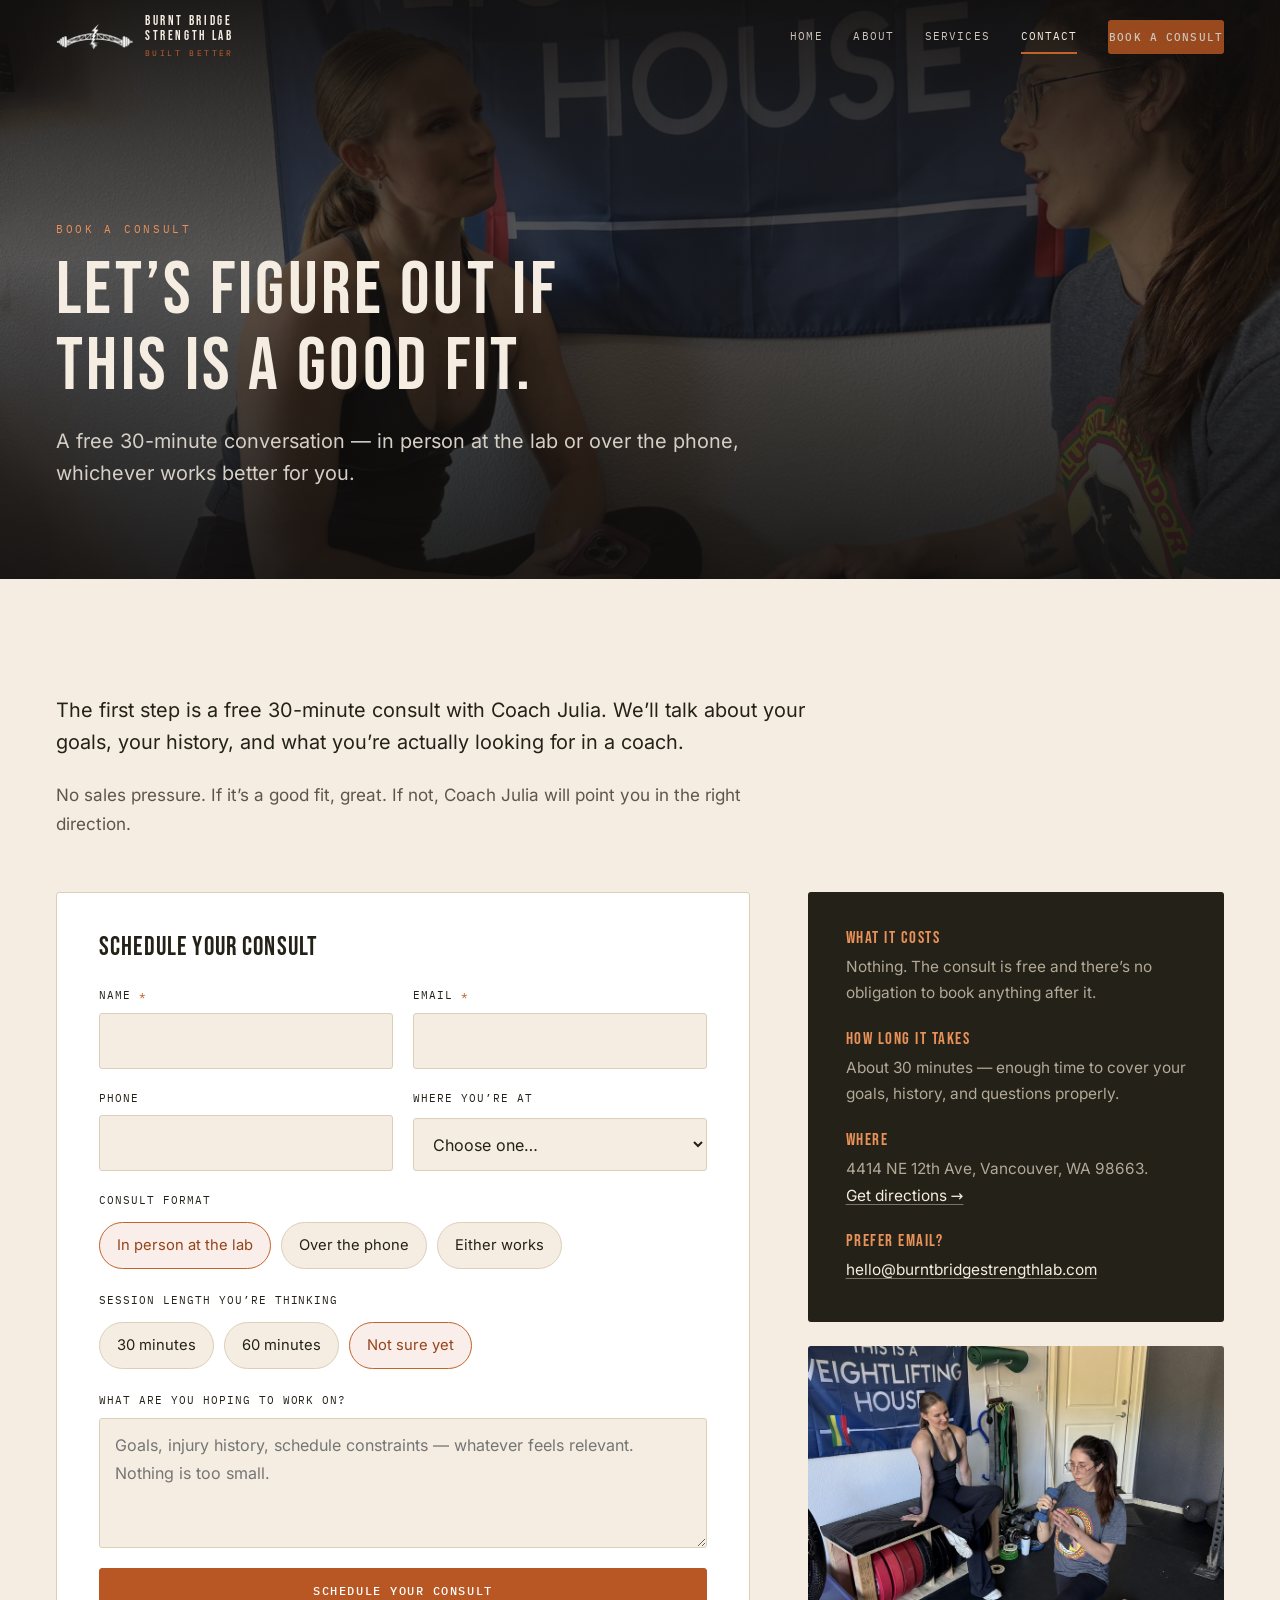
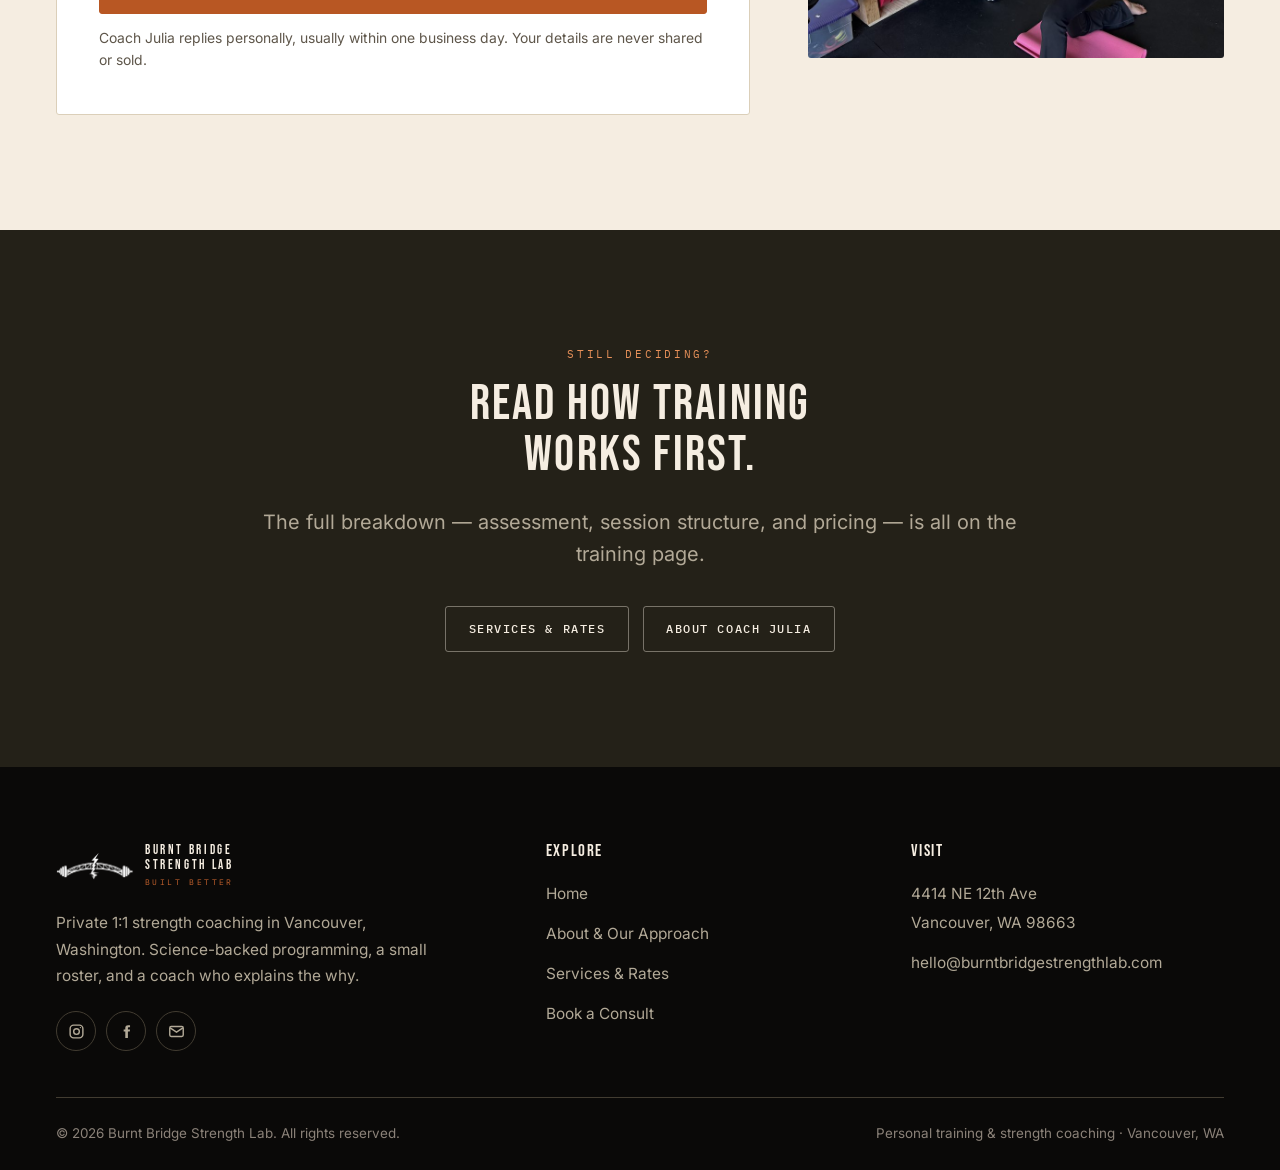
<file: contact.html>
<!DOCTYPE html>
<html lang="en">
<head>
<!-- Google Tag Manager -->
<script>(function(w,d,s,l,i){w[l]=w[l]||[];w[l].push({'gtm.start':
new Date().getTime(),event:'gtm.js'});var f=d.getElementsByTagName(s)[0],
j=d.createElement(s),dl=l!='dataLayer'?'&l='+l:'';j.async=true;j.src=
'https://www.googletagmanager.com/gtm.js?id='+i+dl;f.parentNode.insertBefore(j,f);
})(window,document,'script','dataLayer','GTM-MT2RG7SF');</script>
<!-- End Google Tag Manager -->
<meta charset="utf-8">
<meta name="viewport" content="width=device-width, initial-scale=1">
<title>Book a Free Consult | Burnt Bridge Strength Lab</title>
<meta name="description" content="Ready to start? Book a free 30-minute consult with Coach Julia at Burnt Bridge Strength Lab in Vancouver, WA. No pressure, no commitment — just a conversation.">
<link rel="canonical" href="https://burntbridgestrengthlab.com/contact.html">
<meta name="theme-color" content="#242118">
<link rel="icon" href="assets/img/favicon-64.png" type="image/png" sizes="64x64">
<link rel="apple-touch-icon" href="assets/img/favicon-180.png">

<meta property="og:type" content="website">
<meta property="og:title" content="Book a Free Consult | Burnt Bridge Strength Lab">
<meta property="og:description" content="Ready to start? Book a free 30-minute consult with Coach Julia at Burnt Bridge Strength Lab in Vancouver, WA. No pressure, no commitment — just a conversation.">
<meta property="og:image" content="assets/img/consult-900.jpg">
<meta property="og:url" content="https://burntbridgestrengthlab.com/contact.html">
<meta name="twitter:card" content="summary_large_image">

<link rel="preload" href="assets/fonts/bebas-neue-latin-400-normal.woff2" as="font" type="font/woff2" crossorigin>
<link rel="preload" href="assets/fonts/ibm-plex-mono-latin-400-normal.woff2" as="font" type="font/woff2" crossorigin>
<link rel="preload" href="assets/fonts/inter-latin-400-normal.woff2" as="font" type="font/woff2" crossorigin>
<link rel="stylesheet" href="assets/css/style.css">
<script type="application/ld+json">
{
  "@context": "https://schema.org",
  "@type": "ContactPage",
  "name": "Book a Free Consult | Burnt Bridge Strength Lab",
  "about": {
    "@type": "HealthAndBeautyBusiness",
    "name": "Burnt Bridge Strength Lab",
    "email": "hello@burntbridgestrengthlab.com",
    "address": { "@type": "PostalAddress", "streetAddress": "4414 NE 12th Ave", "addressLocality": "Vancouver", "addressRegion": "WA", "postalCode": "98663", "addressCountry": "US" }
  }
}
</script>
</head>

<body>
<!-- Google Tag Manager (noscript) -->
<noscript><iframe src="https://www.googletagmanager.com/ns.html?id=GTM-MT2RG7SF"
height="0" width="0" style="display:none;visibility:hidden"></iframe></noscript>
<!-- End Google Tag Manager (noscript) -->
<a class="skip-link" href="#main">Skip to content</a>

<!-- ============ HEADER ============ -->
<header class="site-header">
  <div class="wrap site-header__inner">
    <a class="logo" href="index.html" aria-label="Burnt Bridge Strength Lab — home">
      <img class="logo__mark" src="assets/img/logo-320.png" alt="" width="320" height="109" decoding="async">
      <span class="logo__type">
        <span class="logo__name">Burnt Bridge<br>Strength Lab</span>
        <span class="logo__sub">Built Better</span>
      </span>
    </a>

    <button class="nav-toggle" type="button" aria-expanded="false" aria-controls="primary-nav" aria-label="Menu"><span></span></button>

    <nav class="nav" id="primary-nav" aria-label="Primary">
      <a href="index.html">Home</a>
      <a href="about.html">About</a>
      <a href="training.html">Services</a>
      <a href="contact.html" aria-current="page">Contact</a>
      <a class="btn header-cta" href="contact.html">Book a Consult</a>
    </nav>
  </div>
</header>

<main id="main">

  <section class="page-hero">
    <div class="page-hero__media"><img src="assets/img/consult-1600.jpg" alt="" width="1600" height="1200" fetchpriority="high"></div>
    <div class="wrap">
      <p class="eyebrow">Book a consult</p>
      <h1>Let&rsquo;s figure out if this is a good fit.</h1>
      <p class="lede">A free 30-minute conversation &mdash; in person at the lab or over the phone, whichever works better for you.</p>
    </div>
  </section>

  <section class="sec on-light">
    <div class="wrap">
      <div class="narrow" style="margin-bottom:clamp(34px,4.4vw,52px)">
        <p class="lede">The first step is a free 30-minute consult with Coach Julia. We&rsquo;ll talk about your goals, your history, and what you&rsquo;re actually looking for in a coach.</p>
        <p class="muted">No sales pressure. If it&rsquo;s a good fit, great. If not, Coach Julia will point you in the right direction.</p>
      </div>

      <div class="form-layout">
        <div class="form-card reveal">
          <h2 style="font-size:clamp(1.3rem,2.2vw,1.6rem);margin-bottom:1.6rem">Schedule your consult</h2>

          <!-- ==========================================================
               Netlify Forms: detected automatically at deploy time because
               of name="consult-form" + data-netlify="true" below. No
               external endpoint or ID needed — submissions show up in
               Site settings → Forms on Netlify. See README.md for details.
               ========================================================== -->
          <form id="consult-form" name="consult-form" method="POST" action="/contact.html" data-netlify="true" netlify-honeypot="_company" novalidate>
            <input type="hidden" name="form-name" value="consult-form">
            <div class="field-row">
              <div class="field">
                <label for="name">Name <span class="req" aria-hidden="true">*</span></label>
                <input id="name" name="name" type="text" autocomplete="name" required>
              </div>
              <div class="field">
                <label for="email">Email <span class="req" aria-hidden="true">*</span></label>
                <input id="email" name="email" type="email" autocomplete="email" required>
              </div>
            </div>

            <div class="field-row">
              <div class="field">
                <label for="phone">Phone</label>
                <input id="phone" name="phone" type="tel" autocomplete="tel">
              </div>
              <div class="field">
                <label for="experience">Where you&rsquo;re at</label>
                <select id="experience" name="experience">
                  <option value="">Choose one&hellip;</option>
                  <option>Brand new to lifting</option>
                  <option>Getting back into it after a break</option>
                  <option>Training on my own, want better programming</option>
                  <option>Athlete &mdash; want smarter programming</option>
                  <option>Not sure yet</option>
                </select>
              </div>
            </div>

            <fieldset class="fieldset">
              <legend>Consult format</legend>
              <div class="radio-row">
                <label class="radio-pill"><input type="radio" name="format" value="In person at the lab" checked><span>In person at the lab</span></label>
                <label class="radio-pill"><input type="radio" name="format" value="Over the phone"><span>Over the phone</span></label>
                <label class="radio-pill"><input type="radio" name="format" value="Either works"><span>Either works</span></label>
              </div>
            </fieldset>

            <fieldset class="fieldset">
              <legend>Session length you&rsquo;re thinking</legend>
              <div class="radio-row">
                <label class="radio-pill"><input type="radio" name="session_length" value="30 minutes"><span>30 minutes</span></label>
                <label class="radio-pill"><input type="radio" name="session_length" value="60 minutes"><span>60 minutes</span></label>
                <label class="radio-pill"><input type="radio" name="session_length" value="Not sure" checked><span>Not sure yet</span></label>
              </div>
            </fieldset>

            <div class="field">
              <label for="goals">What are you hoping to work on?</label>
              <textarea id="goals" name="goals" placeholder="Goals, injury history, schedule constraints &mdash; whatever feels relevant. Nothing is too small."></textarea>
            </div>

            <div class="hp" aria-hidden="true">
              <label for="_company">Company</label>
              <input id="_company" name="_company" type="text" tabindex="-1" autocomplete="off">
            </div>

            <div class="form-foot">
              <button class="btn" type="submit">Schedule Your Consult</button>
              <small>Coach Julia replies personally, usually within one business day. Your details are never shared or sold.</small>
            </div>

            <div class="form-note" id="form-note"></div>
          </form>
        </div>

        <aside class="reveal">
          <div class="info-card">
            <ul class="info-list">
              <li>
                <h4>What it costs</h4>
                <p>Nothing. The consult is free and there&rsquo;s no obligation to book anything after it.</p>
              </li>
              <li>
                <h4>How long it takes</h4>
                <p>About 30 minutes &mdash; enough time to cover your goals, history, and questions properly.</p>
              </li>
              <li>
                <h4>Where</h4>
                <p>4414 NE 12th Ave, Vancouver, WA 98663.<br><a href="https://www.google.com/maps/search/?api=1&amp;query=4414+NE+12th+Ave+Vancouver+WA+98663" target="_blank" rel="noopener">Get directions &rarr;</a></p>
              </li>
              <li>
                <h4>Prefer email?</h4>
                <p><a href="mailto:hello@burntbridgestrengthlab.com">hello@burntbridgestrengthlab.com</a></p>
              </li>
            </ul>
          </div>

          <div class="figure figure--wide" style="margin-top:24px">
            <img src="assets/img/mobility-900.jpg" alt="Coach Julia coaching a client through mobility work" width="900" height="675" loading="lazy">
          </div>
        </aside>
      </div>
    </div>
  </section>

  <section class="sec dark cta-final">
    <div class="wrap reveal">
      <p class="eyebrow">Still deciding?</p>
      <h2>Read how training works first.</h2>
      <p class="lede muted" style="margin-top:1.6rem">The full breakdown &mdash; assessment, session structure, and pricing &mdash; is all on the training page.</p>
      <div class="btn-row" style="justify-content:center;margin-top:2.2rem">
        <a class="btn btn-ghost" href="training.html">Services &amp; Rates</a>
        <a class="btn btn-ghost" href="about.html">About Coach Julia</a>
      </div>
    </div>
  </section>

</main>

<!-- ============ FOOTER ============ -->
<footer class="site-footer">
  <div class="wrap">
    <div class="footer-grid">
      <div>
        <a class="logo" href="index.html" aria-label="Burnt Bridge Strength Lab — home">
          <img class="logo__mark" src="assets/img/logo-320.png" alt="" width="320" height="109" decoding="async">
          <span class="logo__type">
            <span class="logo__name">Burnt Bridge<br>Strength Lab</span>
            <span class="logo__sub">Built Better</span>
          </span>
        </a>
        <p class="footer-blurb">Private 1:1 strength coaching in Vancouver, Washington. Science-backed programming, a small roster, and a coach who explains the why.</p>
        <div class="social">
          <a href="https://instagram.com/" aria-label="Instagram" rel="noopener">
            <svg viewBox="0 0 24 24" fill="none" stroke="currentColor" stroke-width="2" aria-hidden="true"><rect x="3" y="3" width="18" height="18" rx="5"/><circle cx="12" cy="12" r="4"/><circle cx="17.5" cy="6.5" r="1" fill="currentColor" stroke="none"/></svg>
          </a>
          <a href="https://facebook.com/" aria-label="Facebook" rel="noopener">
            <svg viewBox="0 0 24 24" fill="currentColor" aria-hidden="true"><path d="M14 9V7.2c0-.8.2-1.2 1.4-1.2H17V3h-2.6C11.3 3 10.3 4.5 10.3 7v2H8v3h2.3v9H14v-9h2.6l.4-3H14Z"/></svg>
          </a>
          <a href="mailto:hello@burntbridgestrengthlab.com" aria-label="Email">
            <svg viewBox="0 0 24 24" fill="none" stroke="currentColor" stroke-width="2" aria-hidden="true"><rect x="2.5" y="5" width="19" height="14" rx="2"/><path d="m3 7 9 6 9-6"/></svg>
          </a>
        </div>
      </div>

      <nav aria-label="Footer">
        <h4>Explore</h4>
        <ul class="footer-links">
          <li><a href="index.html">Home</a></li>
          <li><a href="about.html">About &amp; Our Approach</a></li>
          <li><a href="training.html">Services &amp; Rates</a></li>
          <li><a href="contact.html">Book a Consult</a></li>
        </ul>
      </nav>

      <div>
        <h4>Visit</h4>
        <ul class="footer-links">
          <li><a href="https://www.google.com/maps/search/?api=1&amp;query=4414+NE+12th+Ave+Vancouver+WA+98663" target="_blank" rel="noopener">4414 NE 12th Ave<br>Vancouver, WA 98663</a></li>
          <li><a href="mailto:hello@burntbridgestrengthlab.com">hello@burntbridgestrengthlab.com</a></li>
        </ul>
      </div>
    </div>

    <div class="footer-bar">
      <span>© <span data-year>2026</span> Burnt Bridge Strength Lab. All rights reserved.</span>
      <span>Personal training &amp; strength coaching · Vancouver, WA</span>
    </div>
  </div>
</footer>

<script src="assets/js/main.js"></script>
</body>
</html>
</file>
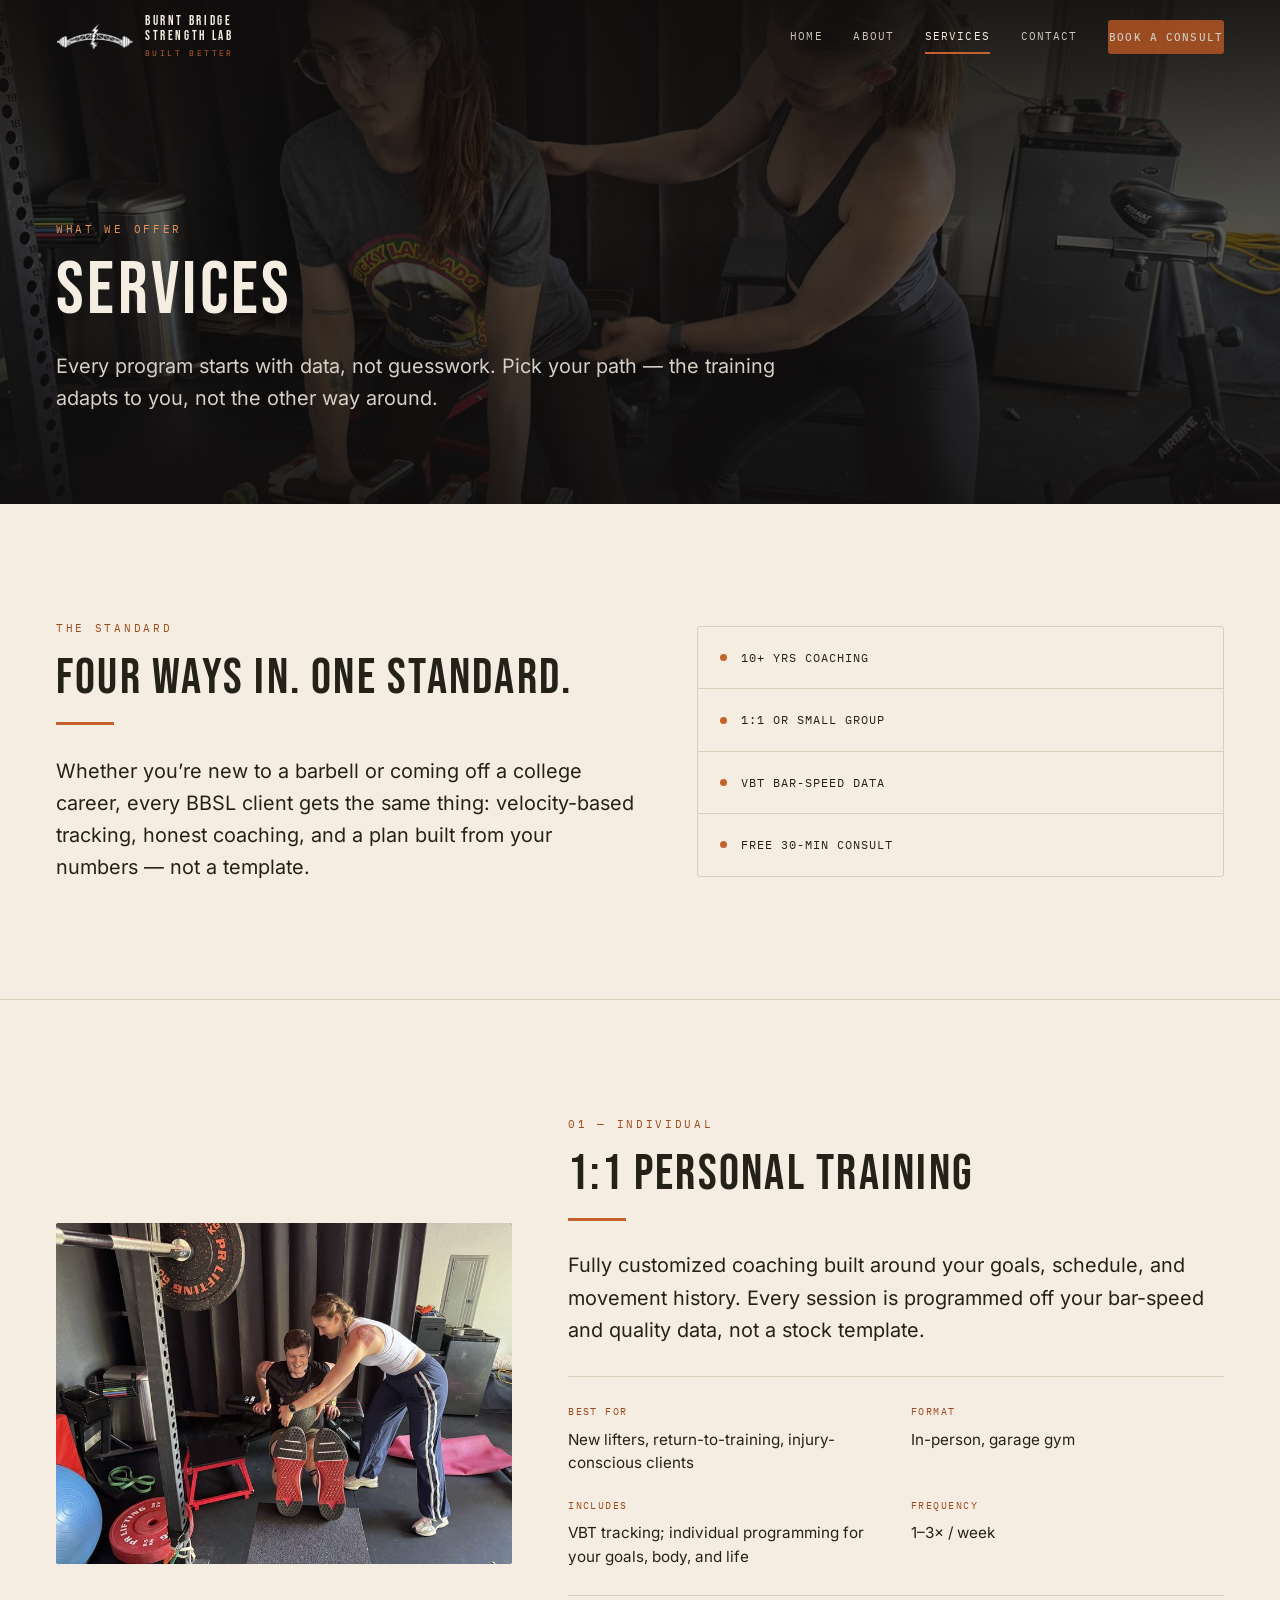
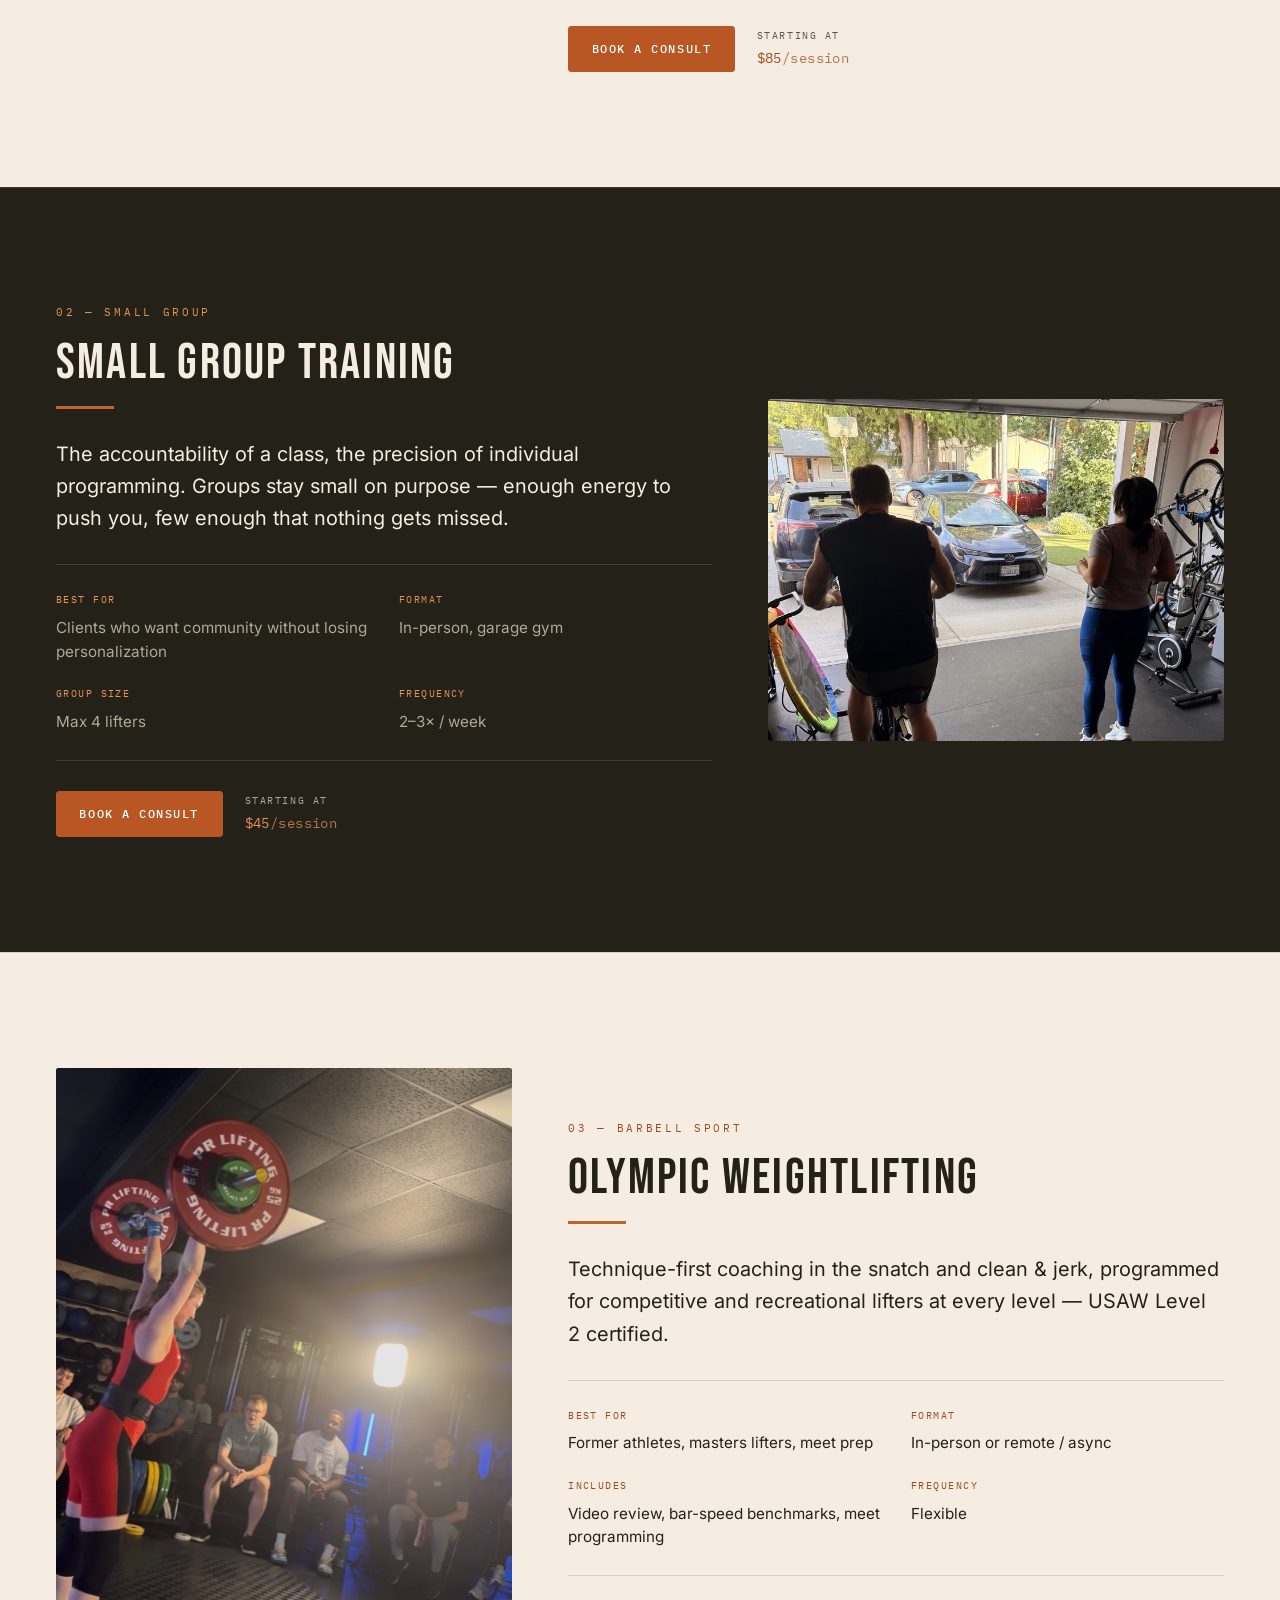
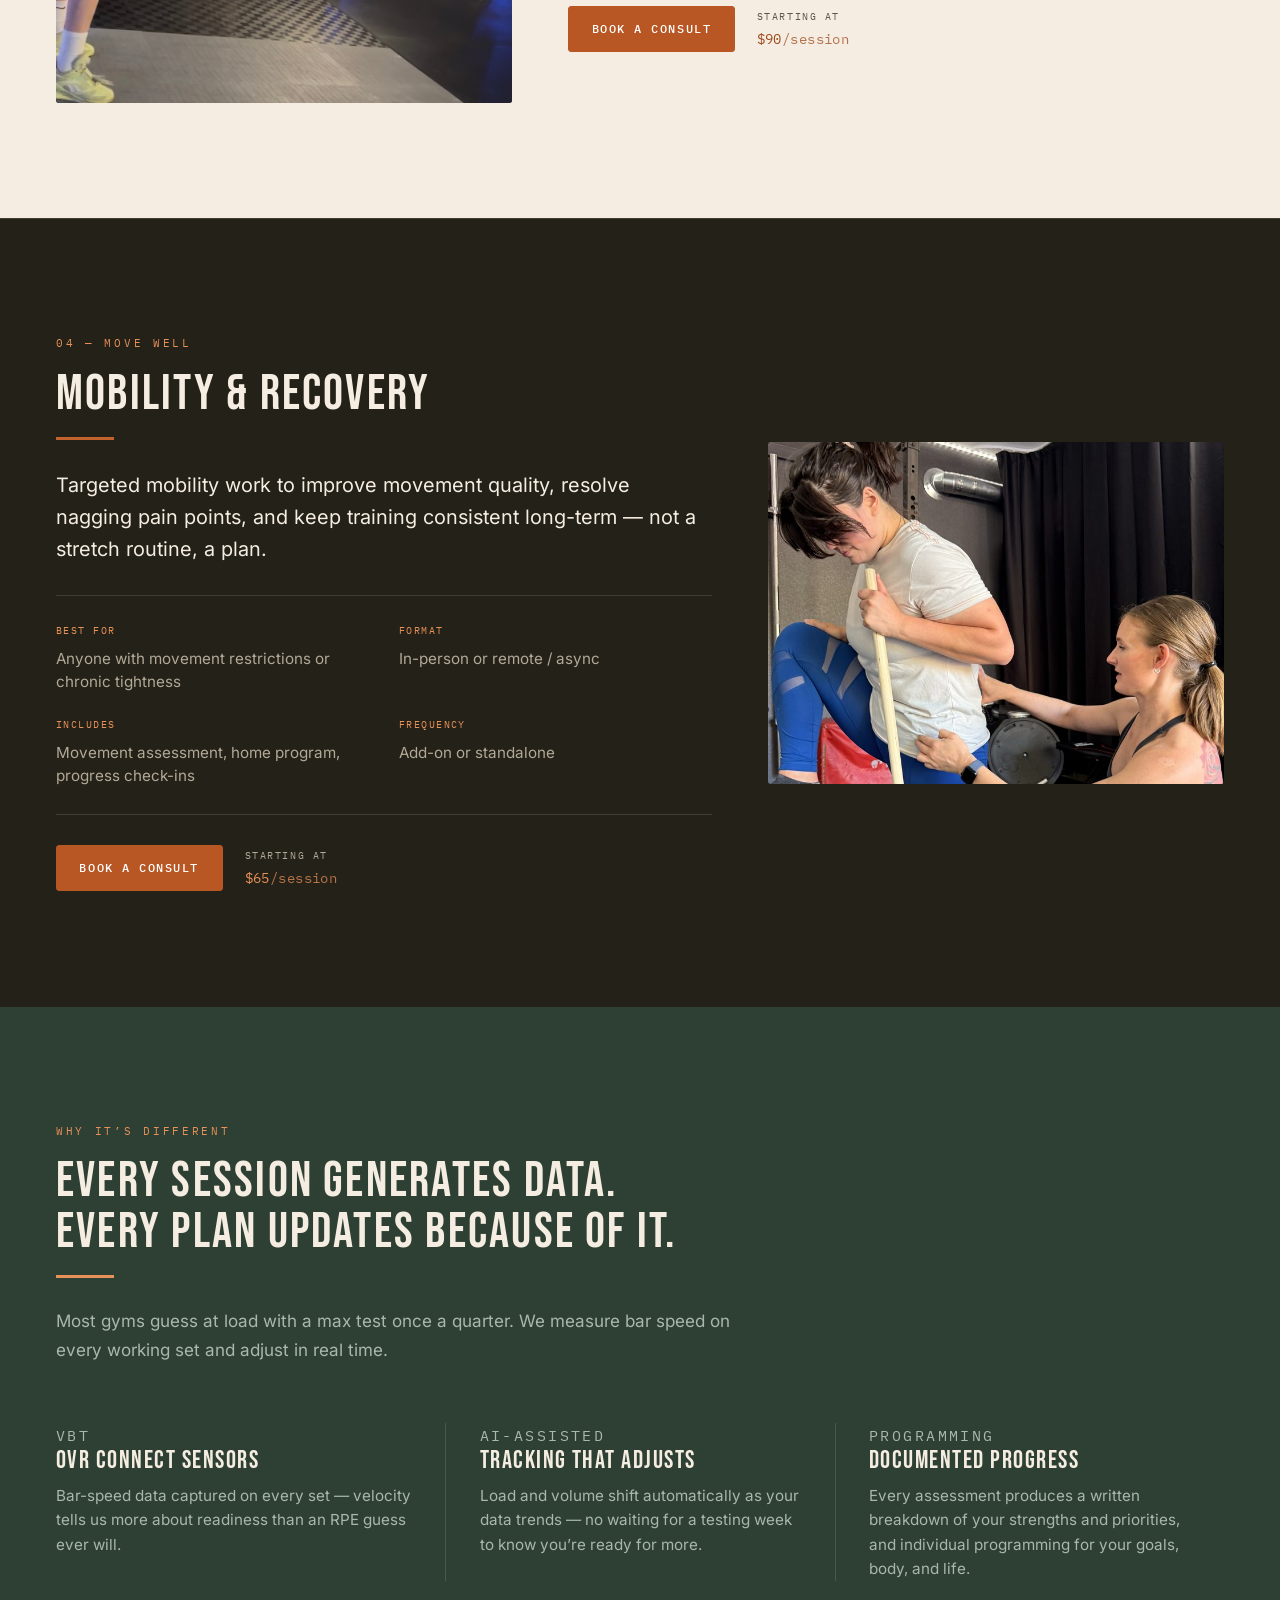
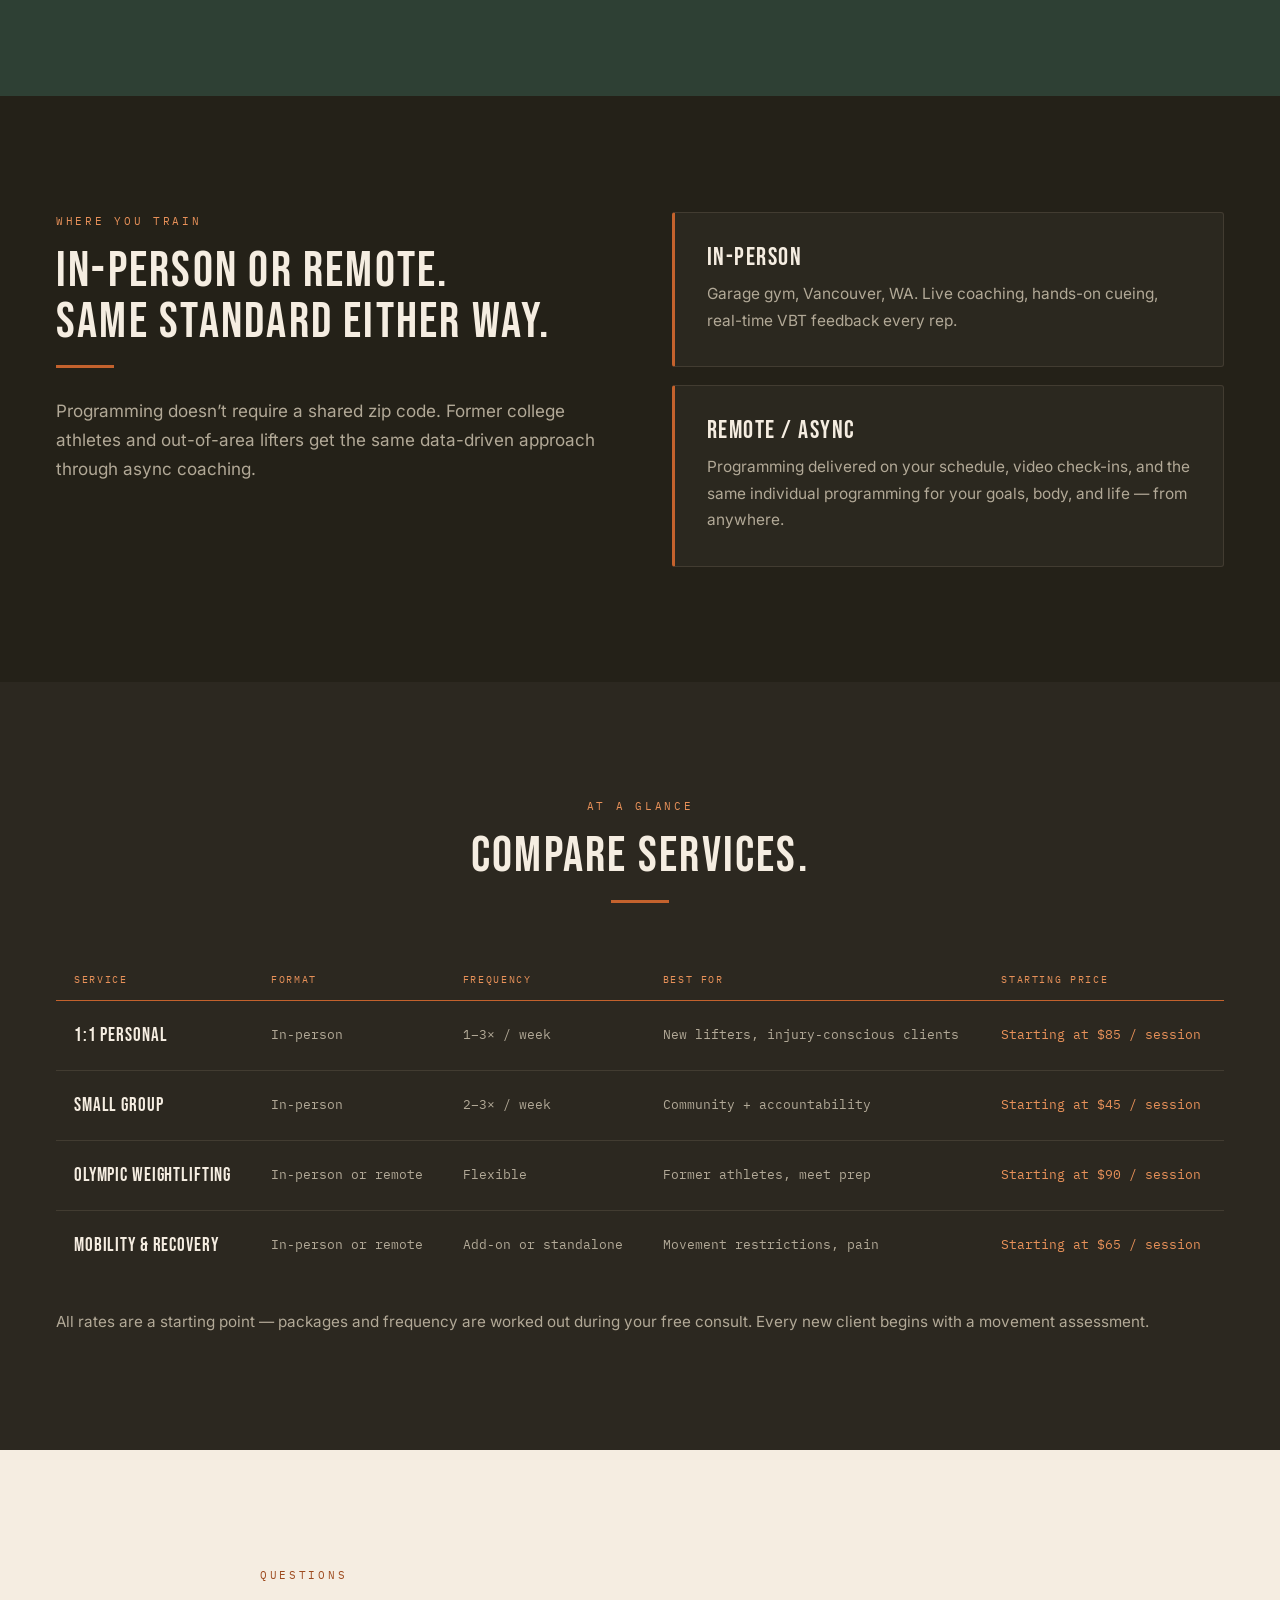
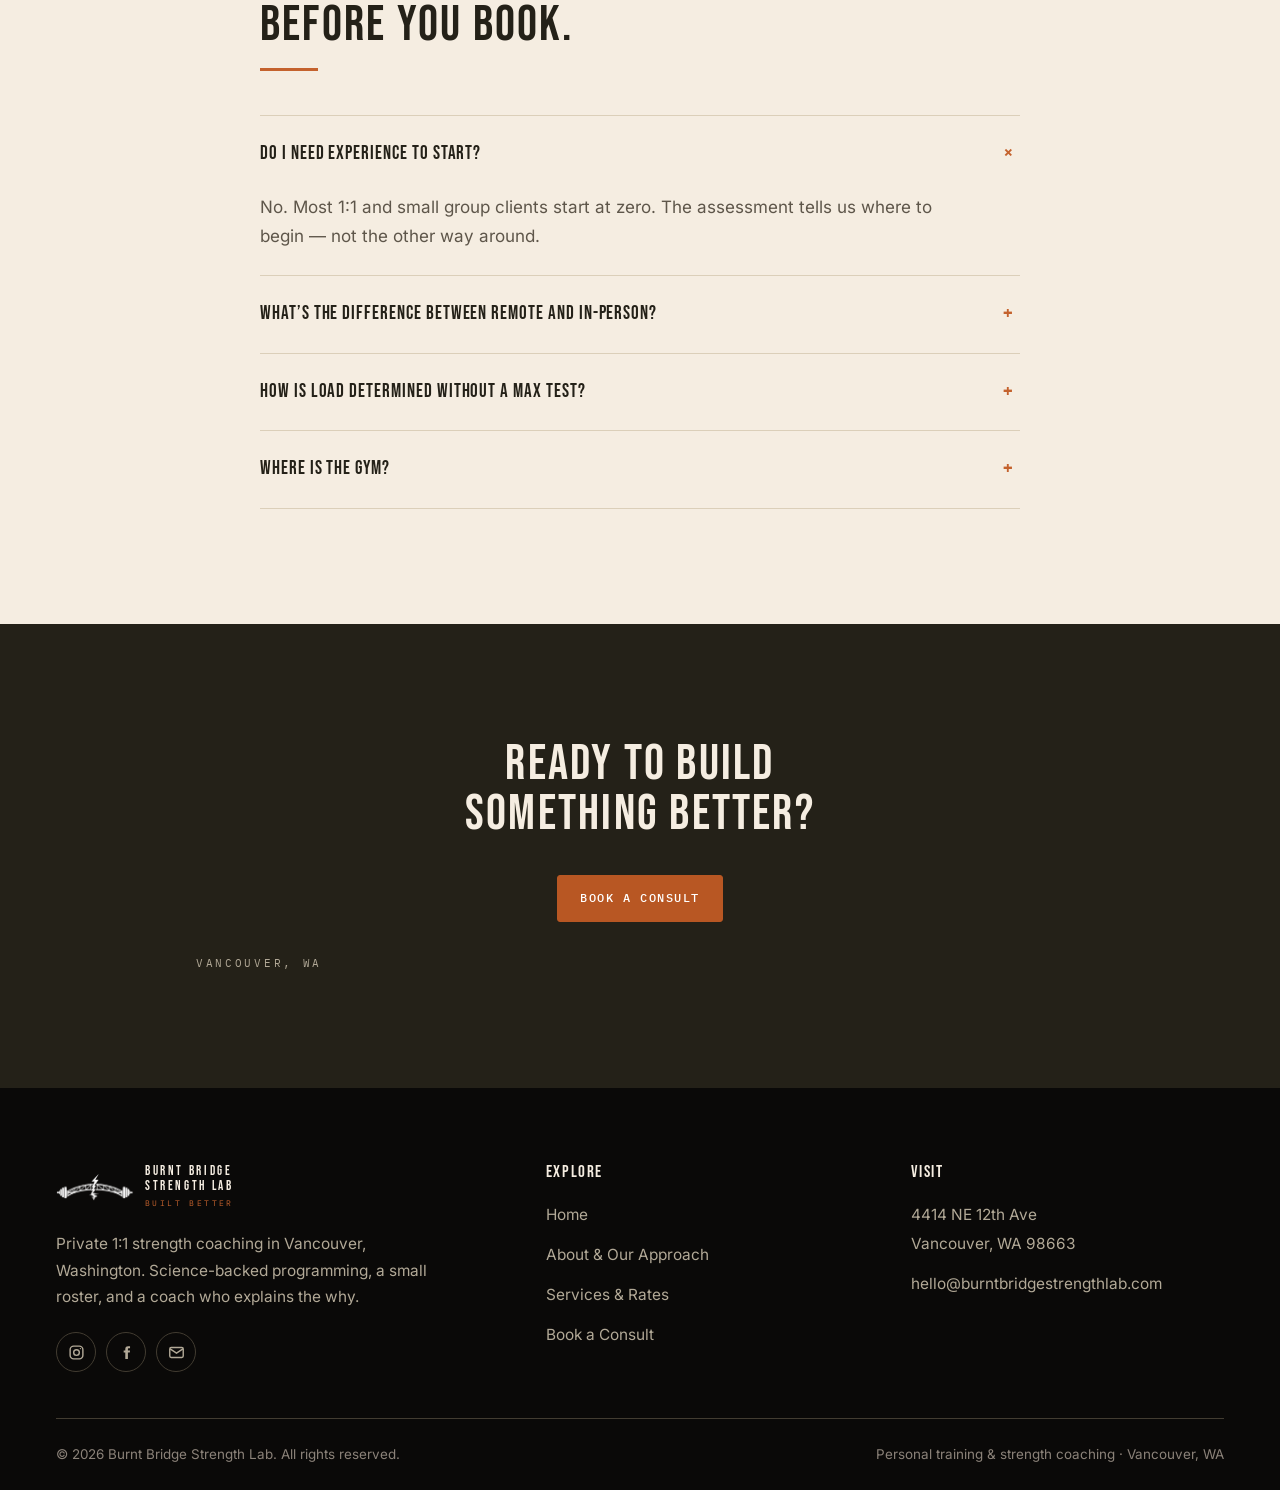
<file: training.html>
<!DOCTYPE html>
<html lang="en">
<head>
<!-- Google Tag Manager -->
<script>(function(w,d,s,l,i){w[l]=w[l]||[];w[l].push({'gtm.start':
new Date().getTime(),event:'gtm.js'});var f=d.getElementsByTagName(s)[0],
j=d.createElement(s),dl=l!='dataLayer'?'&l='+l:'';j.async=true;j.src=
'https://www.googletagmanager.com/gtm.js?id='+i+dl;f.parentNode.insertBefore(j,f);
})(window,document,'script','dataLayer','GTM-MT2RG7SF');</script>
<!-- End Google Tag Manager -->
<meta charset="utf-8">
<meta name="viewport" content="width=device-width, initial-scale=1">
<title>Services &amp; Rates | Burnt Bridge Strength Lab Vancouver WA</title>
<meta name="description" content="1:1 training, small group, Olympic weightlifting, and mobility coaching in Vancouver, WA. Velocity-based tracking on every set. Rates start at $45/session.">
<link rel="canonical" href="https://burntbridgestrengthlab.com/training.html">
<meta name="theme-color" content="#242118">
<link rel="icon" href="assets/img/favicon-64.png" type="image/png" sizes="64x64">
<link rel="apple-touch-icon" href="assets/img/favicon-180.png">

<meta property="og:type" content="website">
<meta property="og:title" content="Services &amp; Rates | Burnt Bridge Strength Lab Vancouver WA">
<meta property="og:description" content="1:1 training, small group, Olympic weightlifting, and mobility coaching in Vancouver, WA. Velocity-based tracking on every set. Rates start at $45/session.">
<meta property="og:image" content="assets/img/rdl-900.jpg">
<meta property="og:url" content="https://burntbridgestrengthlab.com/training.html">
<meta name="twitter:card" content="summary_large_image">

<link rel="preload" href="assets/fonts/bebas-neue-latin-400-normal.woff2" as="font" type="font/woff2" crossorigin>
<link rel="preload" href="assets/fonts/ibm-plex-mono-latin-400-normal.woff2" as="font" type="font/woff2" crossorigin>
<link rel="preload" href="assets/fonts/inter-latin-400-normal.woff2" as="font" type="font/woff2" crossorigin>
<link rel="stylesheet" href="assets/css/style.css">
<script type="application/ld+json">
{
  "@context": "https://schema.org",
  "@graph": [
    {
      "@type": "FAQPage",
      "mainEntity": [
        {"@type":"Question","name":"Do I need experience to start?","acceptedAnswer":{"@type":"Answer","text":"No. Most 1:1 and small group clients start at zero. The assessment tells us where to begin — not the other way around."}},
        {"@type":"Question","name":"What's the difference between remote and in-person?","acceptedAnswer":{"@type":"Answer","text":"Same programming philosophy, same data-driven adjustments. In-person adds live coaching and hands-on cueing."}},
        {"@type":"Question","name":"How is load determined without a max test?","acceptedAnswer":{"@type":"Answer","text":"Movement quality and bar-speed data set your starting loads — safer and more accurate than a one-rep max on day one."}},
        {"@type":"Question","name":"Where is the gym?","acceptedAnswer":{"@type":"Answer","text":"Burnt Bridge Strength Lab is at 4414 NE 12th Ave, Vancouver, WA 98663 — a private training studio with parking on site."}}
      ]
    },
    {
      "@type": "OfferCatalog",
      "name": "Burnt Bridge Strength Lab services",
      "itemListElement": [
        {"@type":"Offer","name":"1:1 Personal Training","priceSpecification":{"@type":"PriceSpecification","minPrice":"85","priceCurrency":"USD","valueAddedTaxIncluded":false},"description":"Fully customized coaching. Starting at $85/session."},
        {"@type":"Offer","name":"Small Group Training","priceSpecification":{"@type":"PriceSpecification","minPrice":"45","priceCurrency":"USD","valueAddedTaxIncluded":false},"description":"Max 4 lifters. Starting at $45/session."},
        {"@type":"Offer","name":"Olympic Weightlifting","priceSpecification":{"@type":"PriceSpecification","minPrice":"90","priceCurrency":"USD","valueAddedTaxIncluded":false},"description":"USAW Level 2 certified coaching. Starting at $90/session."},
        {"@type":"Offer","name":"Mobility & Recovery","priceSpecification":{"@type":"PriceSpecification","minPrice":"65","priceCurrency":"USD","valueAddedTaxIncluded":false},"description":"Add-on or standalone. Starting at $65/session."}
      ]
    }
  ]
}
</script>
</head>

<body>
<!-- Google Tag Manager (noscript) -->
<noscript><iframe src="https://www.googletagmanager.com/ns.html?id=GTM-MT2RG7SF"
height="0" width="0" style="display:none;visibility:hidden"></iframe></noscript>
<!-- End Google Tag Manager (noscript) -->
<a class="skip-link" href="#main">Skip to content</a>

<!-- ============ HEADER ============ -->
<header class="site-header">
  <div class="wrap site-header__inner">
    <a class="logo" href="index.html" aria-label="Burnt Bridge Strength Lab — home">
      <img class="logo__mark" src="assets/img/logo-320.png" alt="" width="320" height="109" decoding="async">
      <span class="logo__type">
        <span class="logo__name">Burnt Bridge<br>Strength Lab</span>
        <span class="logo__sub">Built Better</span>
      </span>
    </a>

    <button class="nav-toggle" type="button" aria-expanded="false" aria-controls="primary-nav" aria-label="Menu"><span></span></button>

    <nav class="nav" id="primary-nav" aria-label="Primary">
      <a href="index.html">Home</a>
      <a href="about.html">About</a>
      <a href="training.html" aria-current="page">Services</a>
      <a href="contact.html">Contact</a>
      <a class="btn header-cta" href="contact.html">Book a Consult</a>
    </nav>
  </div>
</header>

<main id="main">

  <!-- ============ HERO ============ -->
  <section class="page-hero">
    <div class="page-hero__media"><img src="assets/img/rdl-1600.jpg" alt="" width="1600" height="1200" fetchpriority="high"></div>
    <div class="wrap">
      <p class="eyebrow">What we offer</p>
      <h1>Services</h1>
      <p class="lede">Every program starts with data, not guesswork. Pick your path &mdash; the training adapts to you, not the other way around.</p>
    </div>
  </section>

  <!-- ============ INTRO STRIP ============ -->
  <section class="sec on-light">
    <div class="wrap intro-strip">
      <div class="reveal">
        <p class="eyebrow">The standard</p>
        <h2 class="rule">Four ways in. One standard.</h2>
        <p class="lede" style="margin-top:1.9rem">Whether you&rsquo;re new to a barbell or coming off a college career, every BBSL client gets the same thing: velocity-based tracking, honest coaching, and a plan built from your numbers &mdash; not a template.</p>
      </div>
      <ul class="stat-list reveal">
        <li>10+ Yrs Coaching</li>
        <li>1:1 or Small Group</li>
        <li>VBT Bar-Speed Data</li>
        <li>Free 30-Min Consult</li>
      </ul>
    </div>
  </section>

  <!-- ---- Service 01 — 1:1 Personal Training ---- -->
  <section class="service-block sec" id="individual">
    <div class="wrap service-block__inner">
      <div class="service-panel">
        <img class="service-panel__photo" src="assets/img/svc-1_1-1200.jpg" srcset="assets/img/svc-1_1-800.jpg 800w, assets/img/svc-1_1-1200.jpg 1200w" sizes="(max-width: 880px) 92vw, 38vw" alt="Coach Julia hands-on with a client working through a seated mobility drill" width="1200" height="900" loading="lazy" decoding="async">
      </div>
      <div class="reveal">
        <p class="eyebrow">01 &mdash; Individual</p>
        <h2 class="rule">1:1 Personal Training</h2>
        <p class="lede" style="margin-top:1.8rem">Fully customized coaching built around your goals, schedule, and movement history. Every session is programmed off your bar-speed and quality data, not a stock template.</p>
        <dl class="meta-grid">
          <div>
            <dt>Best For</dt>
            <dd>New lifters, return-to-training, injury-conscious clients</dd>
          </div>
          <div>
            <dt>Format</dt>
            <dd>In-person, garage gym</dd>
          </div>
          <div>
            <dt>Includes</dt>
            <dd>VBT tracking; individual programming for your goals, body, and life</dd>
          </div>
          <div>
            <dt>Frequency</dt>
            <dd>1&ndash;3&times; / week</dd>
          </div>
        </dl>
        <div class="service-cta">
          <a class="btn" href="contact.html">Book a Consult</a>
          <span class="price-tag"><span class="from">Starting at</span>$85<span style="opacity:.75">/session</span></span>
        </div>
      </div>
    </div>
  </section>

  <!-- ---- Service 02 — Small Group Training ---- -->
  <section class="service-block sec dark service-block--flip" id="small-group">
    <div class="wrap service-block__inner">
      <div class="service-panel">
        <img class="service-panel__photo" src="assets/img/svc-group-1200.jpg" srcset="assets/img/svc-group-800.jpg 800w, assets/img/svc-group-1200.jpg 1200w" sizes="(max-width: 880px) 92vw, 38vw" alt="Two clients training together in the Burnt Bridge garage gym" width="1200" height="900" loading="lazy" decoding="async">
      </div>
      <div class="reveal">
        <p class="eyebrow">02 &mdash; Small Group</p>
        <h2 class="rule">Small Group Training</h2>
        <p class="lede" style="margin-top:1.8rem">The accountability of a class, the precision of individual programming. Groups stay small on purpose &mdash; enough energy to push you, few enough that nothing gets missed.</p>
        <dl class="meta-grid">
          <div>
            <dt>Best For</dt>
            <dd>Clients who want community without losing personalization</dd>
          </div>
          <div>
            <dt>Format</dt>
            <dd>In-person, garage gym</dd>
          </div>
          <div>
            <dt>Group Size</dt>
            <dd>Max 4 lifters</dd>
          </div>
          <div>
            <dt>Frequency</dt>
            <dd>2&ndash;3&times; / week</dd>
          </div>
        </dl>
        <div class="service-cta">
          <a class="btn" href="contact.html">Book a Consult</a>
          <span class="price-tag"><span class="from">Starting at</span>$45<span style="opacity:.75">/session</span></span>
        </div>
      </div>
    </div>
  </section>

  <!-- ---- Service 03 — Olympic Weightlifting ---- -->
  <section class="service-block sec" id="olympic">
    <div class="wrap service-block__inner">
      <div class="service-panel service-panel--portrait">
        <img class="service-panel__photo" src="assets/img/svc-olympic-1200.jpg" srcset="assets/img/svc-olympic-800.jpg 574w, assets/img/svc-olympic-1200.jpg 862w" sizes="(max-width: 880px) 92vw, 38vw" alt="A Burnt Bridge athlete locking out a barbell overhead at a weightlifting meet" width="862" height="1200" loading="lazy" decoding="async">
      </div>
      <div class="reveal">
        <p class="eyebrow">03 &mdash; Barbell Sport</p>
        <h2 class="rule">Olympic Weightlifting</h2>
        <p class="lede" style="margin-top:1.8rem">Technique-first coaching in the snatch and clean &amp; jerk, programmed for competitive and recreational lifters at every level &mdash; USAW Level 2 certified.</p>
        <dl class="meta-grid">
          <div>
            <dt>Best For</dt>
            <dd>Former athletes, masters lifters, meet prep</dd>
          </div>
          <div>
            <dt>Format</dt>
            <dd>In-person or remote / async</dd>
          </div>
          <div>
            <dt>Includes</dt>
            <dd>Video review, bar-speed benchmarks, meet programming</dd>
          </div>
          <div>
            <dt>Frequency</dt>
            <dd>Flexible</dd>
          </div>
        </dl>
        <div class="service-cta">
          <a class="btn" href="contact.html">Book a Consult</a>
          <span class="price-tag"><span class="from">Starting at</span>$90<span style="opacity:.75">/session</span></span>
        </div>
      </div>
    </div>
  </section>

  <!-- ---- Service 04 — Mobility &amp; Recovery ---- -->
  <section class="service-block sec dark service-block--flip" id="mobility">
    <div class="wrap service-block__inner">
      <div class="service-panel">
        <img class="service-panel__photo" src="assets/img/svc-mobility-1200.jpg" srcset="assets/img/svc-mobility-800.jpg 800w, assets/img/svc-mobility-1200.jpg 1200w" sizes="(max-width: 880px) 92vw, 38vw" alt="Coach Julia cueing a client through a hip hinge with a dowel" width="1200" height="900" loading="lazy" decoding="async">
      </div>
      <div class="reveal">
        <p class="eyebrow">04 &mdash; Move Well</p>
        <h2 class="rule">Mobility &amp; Recovery</h2>
        <p class="lede" style="margin-top:1.8rem">Targeted mobility work to improve movement quality, resolve nagging pain points, and keep training consistent long-term &mdash; not a stretch routine, a plan.</p>
        <dl class="meta-grid">
          <div>
            <dt>Best For</dt>
            <dd>Anyone with movement restrictions or chronic tightness</dd>
          </div>
          <div>
            <dt>Format</dt>
            <dd>In-person or remote / async</dd>
          </div>
          <div>
            <dt>Includes</dt>
            <dd>Movement assessment, home program, progress check-ins</dd>
          </div>
          <div>
            <dt>Frequency</dt>
            <dd>Add-on or standalone</dd>
          </div>
        </dl>
        <div class="service-cta">
          <a class="btn" href="contact.html">Book a Consult</a>
          <span class="price-tag"><span class="from">Starting at</span>$65<span style="opacity:.75">/session</span></span>
        </div>
      </div>
    </div>
  </section>

  <!-- ============ DIFFERENTIATOR STRIP ============ -->
  <section class="sec forest">
    <div class="wrap">
      <div class="narrow reveal">
        <p class="eyebrow">Why it&rsquo;s different</p>
        <h2 class="rule">Every session generates data. Every plan updates because of it.</h2>
        <p class="muted" style="margin-top:1.8rem;max-width:62ch">Most gyms guess at load with a max test once a quarter. We measure bar speed on every working set and adjust in real time.</p>
      </div>

      <div class="diff-cols reveal" style="margin-top:clamp(38px,4.6vw,58px)">
        <div class="diff-col">
          <p class="diff-col__tag">VBT</p>
          <h3>OVR Connect Sensors</h3>
          <p>Bar-speed data captured on every set &mdash; velocity tells us more about readiness than an RPE guess ever will.</p>
        </div>
        <div class="diff-col">
          <p class="diff-col__tag">AI-Assisted</p>
          <h3>Tracking That Adjusts</h3>
          <p>Load and volume shift automatically as your data trends &mdash; no waiting for a testing week to know you&rsquo;re ready for more.</p>
        </div>
        <div class="diff-col">
          <p class="diff-col__tag">Programming</p>
          <h3>Documented Progress</h3>
          <p>Every assessment produces a written breakdown of your strengths and priorities, and individual programming for your goals, body, and life.</p>
        </div>
      </div>
    </div>
  </section>

  <!-- ============ REMOTE / IN-PERSON ============ -->
  <section class="sec dark">
    <div class="wrap grid-2" style="align-items:start">
      <div class="reveal">
        <p class="eyebrow">Where you train</p>
        <h2 class="rule">In-person or remote. Same standard either way.</h2>
        <p class="muted" style="margin-top:1.8rem">Programming doesn&rsquo;t require a shared zip code. Former college athletes and out-of-area lifters get the same data-driven approach through async coaching.</p>
      </div>
      <div class="split-cards reveal">
        <div class="split-card">
          <h3>In-Person</h3>
          <p>Garage gym, Vancouver, WA. Live coaching, hands-on cueing, real-time VBT feedback every rep.</p>
        </div>
        <div class="split-card">
          <h3>Remote / Async</h3>
          <p>Programming delivered on your schedule, video check-ins, and the same individual programming for your goals, body, and life &mdash; from anywhere.</p>
        </div>
      </div>
    </div>
  </section>

  <!-- ============ COMPARISON TABLE ============ -->
  <section class="sec dark-2" id="compare">
    <div class="wrap">
      <div class="center narrow" style="margin-inline:auto">
        <p class="eyebrow">At a glance</p>
        <h2 class="rule center">Compare services.</h2>
      </div>
      <div class="compare-wrap reveal" style="margin-top:clamp(34px,4.2vw,50px)">
        <table class="compare">
          <caption class="hp">Burnt Bridge Strength Lab services compared by format, frequency, best fit and starting price</caption>
          <thead>
            <tr>
              <th scope="col">Service</th>
              <th scope="col">Format</th>
              <th scope="col">Frequency</th>
              <th scope="col">Best For</th>
              <th scope="col">Starting Price</th>
            </tr>
          </thead>
          <tbody>
            <tr>
              <th scope="row">1:1 Personal</th>
              <td data-label="Format">In-person</td>
              <td data-label="Frequency">1&ndash;3&times; / week</td>
              <td data-label="Best for">New lifters, injury-conscious clients</td>
              <td data-label="Price" class="price">Starting at $85 / session</td>
            </tr>
            <tr>
              <th scope="row">Small Group</th>
              <td data-label="Format">In-person</td>
              <td data-label="Frequency">2&ndash;3&times; / week</td>
              <td data-label="Best for">Community + accountability</td>
              <td data-label="Price" class="price">Starting at $45 / session</td>
            </tr>
            <tr>
              <th scope="row">Olympic Weightlifting</th>
              <td data-label="Format">In-person or remote</td>
              <td data-label="Frequency">Flexible</td>
              <td data-label="Best for">Former athletes, meet prep</td>
              <td data-label="Price" class="price">Starting at $90 / session</td>
            </tr>
            <tr>
              <th scope="row">Mobility &amp; Recovery</th>
              <td data-label="Format">In-person or remote</td>
              <td data-label="Frequency">Add-on or standalone</td>
              <td data-label="Best for">Movement restrictions, pain</td>
              <td data-label="Price" class="price">Starting at $65 / session</td>
            </tr>
          </tbody>
        </table>
      </div>
      <p class="muted reveal" style="margin-top:1.8rem;font-size:.95rem">All rates are a starting point &mdash; packages and frequency are worked out during your free consult. Every new client begins with a movement assessment.</p>
    </div>
  </section>

  <!-- ============ FAQ ============ -->
  <section class="sec on-light">
    <div class="wrap narrow">
      <p class="eyebrow">Questions</p>
      <h2 class="rule">Before you book.</h2>
      <div class="faq reveal" style="margin-top:clamp(30px,4vw,44px)">
        <details open>
          <summary>Do I need experience to start?</summary>
          <div>No. Most 1:1 and small group clients start at zero. The assessment tells us where to begin &mdash; not the other way around.</div>
        </details>
        <details>
          <summary>What&rsquo;s the difference between remote and in-person?</summary>
          <div>Same programming philosophy, same data-driven adjustments. In-person adds live coaching and hands-on cueing.</div>
        </details>
        <details>
          <summary>How is load determined without a max test?</summary>
          <div>Movement quality and bar-speed data set your starting loads &mdash; safer and more accurate than a one-rep max on day one.</div>
        </details>
        <details>
          <summary>Where is the gym?</summary>
          <div>4414 NE 12th Ave, Vancouver, WA 98663 &mdash; a private training studio with parking on site. <a href="https://www.google.com/maps/search/?api=1&amp;query=4414+NE+12th+Ave+Vancouver+WA+98663" target="_blank" rel="noopener" style="color:var(--rust-ink)">Get directions</a>.</div>
        </details>
      </div>
    </div>
  </section>

  <!-- ============ CLOSING CTA ============ -->
  <section class="sec dark cta-final">
    <div class="wrap reveal">
      <h2>Ready to build something better?</h2>
      <div class="btn-row" style="justify-content:center;margin-top:2.2rem">
        <a class="btn" href="contact.html">Book a Consult</a>
      </div>
      <p class="eyebrow" style="margin:2rem 0 0;color:var(--on-dark-muted)">Vancouver, WA</p>
    </div>
  </section>

</main>

<!-- ============ FOOTER ============ -->
<footer class="site-footer">
  <div class="wrap">
    <div class="footer-grid">
      <div>
        <a class="logo" href="index.html" aria-label="Burnt Bridge Strength Lab — home">
          <img class="logo__mark" src="assets/img/logo-320.png" alt="" width="320" height="109" decoding="async">
          <span class="logo__type">
            <span class="logo__name">Burnt Bridge<br>Strength Lab</span>
            <span class="logo__sub">Built Better</span>
          </span>
        </a>
        <p class="footer-blurb">Private 1:1 strength coaching in Vancouver, Washington. Science-backed programming, a small roster, and a coach who explains the why.</p>
        <div class="social">
          <a href="https://instagram.com/" aria-label="Instagram" rel="noopener">
            <svg viewBox="0 0 24 24" fill="none" stroke="currentColor" stroke-width="2" aria-hidden="true"><rect x="3" y="3" width="18" height="18" rx="5"/><circle cx="12" cy="12" r="4"/><circle cx="17.5" cy="6.5" r="1" fill="currentColor" stroke="none"/></svg>
          </a>
          <a href="https://facebook.com/" aria-label="Facebook" rel="noopener">
            <svg viewBox="0 0 24 24" fill="currentColor" aria-hidden="true"><path d="M14 9V7.2c0-.8.2-1.2 1.4-1.2H17V3h-2.6C11.3 3 10.3 4.5 10.3 7v2H8v3h2.3v9H14v-9h2.6l.4-3H14Z"/></svg>
          </a>
          <a href="mailto:hello@burntbridgestrengthlab.com" aria-label="Email">
            <svg viewBox="0 0 24 24" fill="none" stroke="currentColor" stroke-width="2" aria-hidden="true"><rect x="2.5" y="5" width="19" height="14" rx="2"/><path d="m3 7 9 6 9-6"/></svg>
          </a>
        </div>
      </div>

      <nav aria-label="Footer">
        <h4>Explore</h4>
        <ul class="footer-links">
          <li><a href="index.html">Home</a></li>
          <li><a href="about.html">About &amp; Our Approach</a></li>
          <li><a href="training.html">Services &amp; Rates</a></li>
          <li><a href="contact.html">Book a Consult</a></li>
        </ul>
      </nav>

      <div>
        <h4>Visit</h4>
        <ul class="footer-links">
          <li><a href="https://www.google.com/maps/search/?api=1&amp;query=4414+NE+12th+Ave+Vancouver+WA+98663" target="_blank" rel="noopener">4414 NE 12th Ave<br>Vancouver, WA 98663</a></li>
          <li><a href="mailto:hello@burntbridgestrengthlab.com">hello@burntbridgestrengthlab.com</a></li>
        </ul>
      </div>
    </div>

    <div class="footer-bar">
      <span>© <span data-year>2026</span> Burnt Bridge Strength Lab. All rights reserved.</span>
      <span>Personal training &amp; strength coaching · Vancouver, WA</span>
    </div>
  </div>
</footer>

<script src="assets/js/main.js"></script>
</body>
</html>
</file>
<file: assets/css/style.css>
/* ==========================================================================
   Burnt Bridge Strength Lab — stylesheet
   ========================================================================== */

/* --- Fonts (self-hosted, no external requests) ---------------------------- */
@font-face {
  font-family: "Bebas Neue";
  font-style: normal;
  font-weight: 400;
  font-display: swap;
  src: url("../fonts/bebas-neue-latin-400-normal.woff2") format("woff2");
  unicode-range: U+0000-00FF, U+0131, U+0152-0153, U+02BB-02BC, U+02C6, U+02DA, U+02DC, U+2000-206F, U+2074, U+20AC, U+2122, U+2191, U+2193, U+2212, U+2215, U+FEFF, U+FFFD;
}
@font-face {
  font-family: "IBM Plex Mono";
  font-style: normal;
  font-weight: 400;
  font-display: swap;
  src: url("../fonts/ibm-plex-mono-latin-400-normal.woff2") format("woff2");
  unicode-range: U+0000-00FF, U+0131, U+0152-0153, U+02BB-02BC, U+02C6, U+02DA, U+02DC, U+2000-206F, U+2074, U+20AC, U+2122, U+2191, U+2193, U+2212, U+2215, U+FEFF, U+FFFD;
}
@font-face {
  font-family: "IBM Plex Mono";
  font-style: normal;
  font-weight: 500;
  font-display: swap;
  src: url("../fonts/ibm-plex-mono-latin-500-normal.woff2") format("woff2");
  unicode-range: U+0000-00FF, U+0131, U+0152-0153, U+02BB-02BC, U+02C6, U+02DA, U+02DC, U+2000-206F, U+2074, U+20AC, U+2122, U+2191, U+2193, U+2212, U+2215, U+FEFF, U+FFFD;
}
@font-face {
  font-family: "Inter";
  font-style: normal;
  font-weight: 400;
  font-display: swap;
  src: url("../fonts/inter-latin-400-normal.woff2") format("woff2");
  unicode-range: U+0000-00FF, U+0131, U+0152-0153, U+02BB-02BC, U+02C6, U+02DA, U+02DC, U+2000-206F, U+2074, U+20AC, U+2122, U+2191, U+2193, U+2212, U+2215, U+FEFF, U+FFFD;
}
@font-face {
  font-family: "Inter";
  font-style: normal;
  font-weight: 500;
  font-display: swap;
  src: url("../fonts/inter-latin-500-normal.woff2") format("woff2");
  unicode-range: U+0000-00FF, U+0131, U+0152-0153, U+02BB-02BC, U+02C6, U+02DA, U+02DC, U+2000-206F, U+2074, U+20AC, U+2122, U+2191, U+2193, U+2212, U+2215, U+FEFF, U+FFFD;
}
@font-face {
  font-family: "Inter";
  font-style: normal;
  font-weight: 600;
  font-display: swap;
  src: url("../fonts/inter-latin-600-normal.woff2") format("woff2");
  unicode-range: U+0000-00FF, U+0131, U+0152-0153, U+02BB-02BC, U+02C6, U+02DA, U+02DC, U+2000-206F, U+2074, U+20AC, U+2122, U+2191, U+2193, U+2212, U+2215, U+FEFF, U+FFFD;
}

/* --- Tokens --------------------------------------------------------------- */
:root {
  /* Brand palette — per BBSL Website Design Brief */
  --ink:        #242118;   /* Near-Black  */
  --ink-2:      #2C2820;
  --ink-3:      #353026;
  --ink-line:   #423C31;

  --forest:      #2E4034;  /* Forest Green */
  --forest-2:    #364B3C;
  --forest-line: #47594C;

  --bone:       #F5EDE1;   /* Cream */
  --bone-2:     #EAE0CF;
  --bone-line:  #DBCFB9;

  --rust:       #C4622D;   /* Terracotta — brand accent: rules, icons, borders */
  --rust-btn:   #B85723;   /* CTA fill — passes AA with white text */
  --rust-2:     #96431A;   /* CTA hover / accent text on light panels */
  --rust-ink:   #9D4A1E;   /* small terracotta text on light backgrounds */
  --rust-soft:  #E89159;   /* terracotta text on dark + forest backgrounds */

  --on-dark:        #F5EDE1;
  --on-dark-muted:  #B2A997;
  --on-light:       #242118;
  --on-light-muted: #5E564A;

  --head: "Bebas Neue", "Haettenschweiler", "Arial Narrow", system-ui, sans-serif;
  --mono: "IBM Plex Mono", ui-monospace, SFMono-Regular, Menlo, Consolas, monospace;
  --body: "Inter", system-ui, -apple-system, "Segoe UI", Roboto, sans-serif;

  --wrap: 1180px;
  --gutter: clamp(20px, 5vw, 56px);
  --sec-y: clamp(64px, 9vw, 118px);
  --radius: 3px;
  --ease: cubic-bezier(.22,.61,.36,1);
}

/* --- Reset ---------------------------------------------------------------- */
*, *::before, *::after { box-sizing: border-box; }
html { -webkit-text-size-adjust: 100%; scroll-behavior: smooth; }
body {
  margin: 0;
  background: var(--bone);
  color: var(--on-light);
  font-family: var(--body);
  font-size: 17px;
  line-height: 1.72;
  -webkit-font-smoothing: antialiased;
  overflow-x: hidden;
}
img, svg { display: block; max-width: 100%; }
img { height: auto; }
a { color: inherit; }
button { font: inherit; }

@media (prefers-reduced-motion: reduce) {
  html { scroll-behavior: auto; }
  *, *::before, *::after { animation-duration: .01ms !important; transition-duration: .01ms !important; }
}

/* --- Typography ----------------------------------------------------------- */
h1, h2, h3, h4 {
  font-family: var(--head);
  font-weight: 400;
  text-transform: uppercase;
  letter-spacing: .045em;
  line-height: 1.02;
  margin: 0;
  text-wrap: balance;
}
h1 { font-size: clamp(2.5rem, 6.4vw, 4.6rem); }
h2 { font-size: clamp(2rem, 4.2vw, 3.1rem); }
h3 { font-size: clamp(1.25rem, 2.1vw, 1.55rem); letter-spacing: .06em; }
h4 { font-size: 1.05rem; letter-spacing: .09em; }
p  { margin: 0 0 1.15em; }
p:last-child { margin-bottom: 0; }
strong { font-weight: 600; }

.eyebrow {
  font-family: var(--mono);
  font-size: .7rem;
  font-weight: 400;
  letter-spacing: .24em;
  text-transform: uppercase;
  color: var(--rust-ink);
  margin: 0 0 .95rem;
}
.dark .eyebrow, .dark-2 .eyebrow, .band .eyebrow,
.hero .eyebrow, .page-hero .eyebrow, .site-footer .eyebrow { color: var(--rust-soft); }
.lede { font-size: clamp(1.06rem, 1.7vw, 1.24rem); line-height: 1.62; }
.muted { color: var(--on-light-muted); }
.on-dark .muted,
.dark .muted,
.dark-2 .muted,
.band .muted,
.hero .muted,
.page-hero .muted,
.site-footer .muted { color: var(--on-dark-muted); }

/* rust underline accent under a heading */
.rule::after {
  content: "";
  display: block;
  width: 58px; height: 3px;
  background: var(--rust);
  margin: 1.1rem 0 0;
}
.rule.center::after { margin-inline: auto; }

/* --- Layout --------------------------------------------------------------- */
.wrap { width: min(100% - var(--gutter) * 2, var(--wrap)); margin-inline: auto; }
.narrow { max-width: 760px; }
.center { text-align: center; }
section { position: relative; }
.sec { padding-block: var(--sec-y); }
.dark { background: var(--ink); color: var(--on-dark); }
.dark-2 { background: var(--ink-2); color: var(--on-dark); }
.light-2 { background: var(--bone-2); }

.grid-2 {
  display: grid;
  grid-template-columns: repeat(2, minmax(0, 1fr));
  gap: clamp(28px, 5vw, 72px);
  align-items: center;
}
.stack-sm > * + * { margin-top: 1.5rem; }

/* --- Buttons -------------------------------------------------------------- */
.btn {
  --btn-bg: var(--rust-btn);
  --btn-fg: #fff;
  display: inline-flex;
  align-items: center;
  justify-content: center;
  gap: .6em;
  padding: 1.02em 1.9em;
  background: var(--btn-bg);
  color: var(--btn-fg);
  font-family: var(--mono);
  font-size: .74rem;
  font-weight: 500;
  letter-spacing: .13em;
  text-transform: uppercase;
  text-decoration: none;
  border: 1px solid var(--btn-bg);
  border-radius: var(--radius);
  cursor: pointer;
  transition: background .25s var(--ease), border-color .25s var(--ease),
              color .25s var(--ease), transform .25s var(--ease);
}
.btn:hover { background: var(--rust-2); border-color: var(--rust-2); transform: translateY(-2px); }
.btn:active { transform: translateY(0); }

.btn-ghost { --btn-bg: transparent; --btn-fg: var(--on-dark); border-color: rgba(245,237,225,.4); }
.btn-ghost:hover { background: rgba(245,237,225,.09); border-color: var(--on-dark); transform: translateY(-2px); }
.on-light .btn-ghost, .btn-ghost.dark-text { --btn-fg: var(--on-light); border-color: rgba(36,33,24,.3); }
.on-light .btn-ghost:hover, .btn-ghost.dark-text:hover { background: rgba(36,33,24,.06); border-color: var(--on-light); }

.btn-row { display: flex; flex-wrap: wrap; gap: 14px; align-items: center; }

.link-arrow {
  display: inline-flex;
  align-items: center;
  gap: .55em;
  font-family: var(--mono);
  font-size: .72rem;
  letter-spacing: .1em;
  text-transform: uppercase;
  text-decoration: none;
  color: var(--rust-ink);
  border-bottom: 1px solid transparent;
  padding-bottom: 2px;
  transition: gap .25s var(--ease), border-color .25s var(--ease);
}
.link-arrow:hover { gap: .95em; border-bottom-color: currentColor; }
.dark .link-arrow, .dark-2 .link-arrow, .band .link-arrow, .forest .link-arrow { color: var(--rust-soft); }
.link-arrow svg { width: 15px; height: 15px; }

/* --- Logo ----------------------------------------------------------------- */
.logo { display: flex; align-items: center; gap: 11px; text-decoration: none; color: inherit; }
.logo__mark { width: 78px; height: auto; flex: none; }
.logo__type { display: grid; gap: 3px; }
.logo__name {
  font-family: var(--head);
  font-size: .82rem;
  letter-spacing: .2em;
  line-height: 1.15;
  text-transform: uppercase;
}
.logo__sub {
  font-family: var(--mono);
  font-size: .5rem;
  font-weight: 400;
  letter-spacing: .3em;
  color: var(--rust);
  text-transform: uppercase;
}

/* --- Header --------------------------------------------------------------- */
.site-header {
  position: fixed;
  inset: 0 0 auto;
  z-index: 100;
  color: var(--on-dark);
  background: transparent;
  border-bottom: 1px solid transparent;
  transition: background .35s var(--ease), border-color .35s var(--ease), backdrop-filter .35s;
}
.site-header.is-solid,
.site-header.is-open {
  background: rgba(16,14,13,.94);
  backdrop-filter: blur(9px);
  border-bottom-color: var(--ink-line);
}
.site-header__inner {
  display: flex;
  align-items: center;
  justify-content: space-between;
  gap: 20px;
  min-height: 74px;
  padding-block: 12px;
}
.nav { display: flex; align-items: center; gap: clamp(18px, 2.4vw, 34px); }
.nav a {
  font-family: var(--mono);
  font-size: .705rem;
  letter-spacing: .1em;
  text-transform: uppercase;
  text-decoration: none;
  color: var(--on-dark);
  opacity: .82;
  padding: 6px 0;
  border-bottom: 2px solid transparent;
  transition: opacity .2s, border-color .2s, color .2s;
}
.nav a:hover { opacity: 1; }
.nav a[aria-current="page"] { opacity: 1; border-bottom-color: var(--rust); }
.header-cta { padding: .8em 1.3em; font-size: .67rem; }

.nav-toggle {
  display: none;
  width: 44px; height: 44px;
  background: none;
  border: 1px solid rgba(244,241,236,.28);
  border-radius: var(--radius);
  color: inherit;
  cursor: pointer;
  align-items: center;
  justify-content: center;
}
.nav-toggle span {
  display: block;
  position: relative;
  width: 20px; height: 1.5px;
  background: currentColor;
  transition: background .2s;
}
.nav-toggle span::before, .nav-toggle span::after {
  content: ""; position: absolute; left: 0;
  width: 20px; height: 1.5px; background: currentColor;
  transition: transform .28s var(--ease), top .2s;
}
.nav-toggle span::before { top: -6px; }
.nav-toggle span::after  { top: 6px; }
.is-open .nav-toggle span { background: transparent; }
.is-open .nav-toggle span::before { top: 0; transform: rotate(45deg); }
.is-open .nav-toggle span::after  { top: 0; transform: rotate(-45deg); }

@media (max-width: 900px) {
  .nav-toggle { display: inline-flex; }
  .nav {
    position: absolute;
    inset: 100% 0 auto;
    flex-direction: column;
    align-items: stretch;
    gap: 0;
    padding: 8px var(--gutter) 30px;
    background: rgba(16,14,13,.98);
    border-bottom: 1px solid var(--ink-line);
    display: none;
  }
  .site-header.is-open .nav { display: flex; }
  .nav a { padding: 15px 0; border-bottom: 1px solid var(--ink-line); font-size: .95rem; }
  .nav a[aria-current="page"] { color: var(--rust-soft); border-bottom-color: var(--ink-line); }
  .nav .header-cta { margin-top: 20px; justify-content: center; border-bottom: none; padding: 1em 1.4em; }
  .nav .header-cta[aria-current="page"] { color: #fff; }
}

/* --- Hero ----------------------------------------------------------------- */
.hero {
  position: relative;
  display: grid;
  align-items: center;
  min-height: clamp(600px, 92vh, 900px);
  padding-block: 150px 90px;
  color: var(--on-dark);
  background: var(--ink);
  isolation: isolate;
  overflow: hidden;
}
.hero__media { position: absolute; inset: 0; z-index: -2; overflow: hidden; background: var(--ink); }
.hero__media picture { position: absolute; inset: 0; display: block; }
.hero__media img {
  position: absolute;
  inset: 0;
  width: 100%;
  height: 100%;
  object-fit: cover;
  object-position: 50% 42%;
  opacity: 0;
  transform: scale(1.07);
  transition: opacity 1.5s var(--ease), transform 8.5s linear;
  will-change: opacity, transform;
}
.hero__media img.is-active { opacity: 1; transform: scale(1); }
/* This shot is vertical action — frame it on the bar, and tighter still on phones. */
.hero__media .hero-slide--pullup { object-position: 40% 38%; }
@media (max-width: 700px) { .hero__media .hero-slide--pullup { object-position: 50% 30%; } }
/* One image only (or no JS): show it, no motion */
.hero__media img:only-child { opacity: 1; transform: none; }

/* --- Hero slideshow controls --- */
.hero__controls {
  position: absolute;
  right: var(--gutter);
  bottom: 26px;
  z-index: 3;
  display: flex;
  align-items: center;
  gap: 14px;
}
.hero__pause {
  width: 30px; height: 30px;
  display: grid;
  place-items: center;
  padding: 0;
  background: rgba(36,33,24,.45);
  border: 1px solid rgba(245,237,225,.32);
  border-radius: 50%;
  color: var(--on-dark);
  cursor: pointer;
  transition: background .25s var(--ease), border-color .25s var(--ease);
}
.hero__pause:hover { background: rgba(36,33,24,.75); border-color: var(--on-dark); }
.hero__pause svg { width: 13px; height: 13px; fill: currentColor; }
.hero__pause .i-play { display: none; }
.hero__pause[aria-pressed="true"] .i-pause { display: none; }
.hero__pause[aria-pressed="true"] .i-play { display: block; }

.hero__dots { display: flex; align-items: center; gap: 9px; }
.hero__dots button {
  width: 9px; height: 9px;
  padding: 0;
  background: rgba(245,237,225,.34);
  border: none;
  border-radius: 50%;
  cursor: pointer;
  transition: background .3s var(--ease), transform .3s var(--ease);
}
.hero__dots button:hover { background: rgba(245,237,225,.7); }
.hero__dots button[aria-selected="true"] { background: var(--rust-soft); transform: scale(1.35); }

@media (max-width: 560px) {
  .hero__controls { right: 0; left: 0; bottom: 18px; justify-content: center; }
}
@media (prefers-reduced-motion: reduce) {
  .hero__media img { transform: none !important; }
}
.hero::after {
  content: "";
  position: absolute; inset: 0; z-index: -1;
  background:
    radial-gradient(120% 90% at 50% 30%, rgba(16,14,13,.42) 0%, rgba(16,14,13,.86) 62%, rgba(16,14,13,.96) 100%),
    linear-gradient(180deg, rgba(16,14,13,.9) 0%, rgba(16,14,13,.35) 32%, rgba(16,14,13,.94) 100%);
}
.hero__inner { text-align: center; display: grid; justify-items: center; }
.hero__lockup { display: grid; justify-items: center; gap: 14px; margin-bottom: clamp(26px, 4vw, 42px); }
.hero__lockup .mark { width: clamp(150px, 24vw, 250px); height: auto; }
.hero__wordmark {
  font-family: var(--head);
  font-size: clamp(1.35rem, 4vw, 2.3rem);
  letter-spacing: .3em;
  text-transform: uppercase;
  line-height: 1.25;
  margin: 0;
  text-indent: .34em;
}
.hero__tagline {
  font-family: var(--mono);
  font-size: clamp(.6rem, 1.3vw, .72rem);
  font-weight: 400;
  letter-spacing: .38em;
  text-transform: uppercase;
  color: var(--rust-soft);
  text-indent: .38em;
}
.hero h1 { max-width: 15ch; }
.hero__sub { max-width: 54ch; margin: 1.4rem 0 2.2rem; color: #DCD5CC; font-size: clamp(1rem, 1.6vw, 1.14rem); }
.hero__meta {
  margin-top: 2.6rem;
  font-family: var(--mono);
  font-size: .66rem;
  letter-spacing: .17em;
  text-transform: uppercase;
  color: var(--on-dark-muted);
}

/* Compact hero used on interior pages */
.page-hero {
  position: relative;
  padding: clamp(140px, 18vw, 200px) 0 clamp(56px, 8vw, 90px);
  color: var(--on-dark);
  background: var(--ink);
  isolation: isolate;
  overflow: hidden;
}
.page-hero__media { position: absolute; inset: 0; z-index: -2; }
.page-hero__media img { width: 100%; height: 100%; object-fit: cover; object-position: 50% 38%; }
.page-hero::after {
  content: ""; position: absolute; inset: 0; z-index: -1;
  background: linear-gradient(180deg, rgba(16,14,13,.94) 0%, rgba(16,14,13,.68) 45%, rgba(16,14,13,.92) 100%);
}
.page-hero h1 { max-width: 18ch; }
.page-hero p { max-width: 60ch; margin-top: 1.25rem; color: #D6CFC6; }

/* --- Media blocks --------------------------------------------------------- */
.figure { position: relative; isolation: isolate; }
.figure img { width: 100%; border-radius: var(--radius); }
.figure--framed::before {
  content: "";
  position: absolute;
  inset: -14px -14px 14px 14px;
  border: 1px solid var(--rust);
  border-radius: var(--radius);
  z-index: -1;
}
.figure--tall img { aspect-ratio: 3 / 4; object-fit: cover; }
.figure--wide img { aspect-ratio: 4 / 3; object-fit: cover; }

.band {
  position: relative;
  color: var(--on-dark);
  background: var(--ink);
  isolation: isolate;
  overflow: hidden;
}
.band__media { position: absolute; inset: 0; z-index: -2; }
.band__media img { width: 100%; height: 100%; object-fit: cover; object-position: 50% 45%; }
.band::after {
  content: ""; position: absolute; inset: 0; z-index: -1;
  background: linear-gradient(100deg, rgba(16,14,13,.97) 0%, rgba(16,14,13,.9) 46%, rgba(16,14,13,.6) 100%);
}
@media (max-width: 780px) {
  .band::after { background: linear-gradient(180deg, rgba(16,14,13,.9) 0%, rgba(16,14,13,.95) 60%); }
}

/* --- Cards / features ----------------------------------------------------- */
.cards {
  display: grid;
  grid-template-columns: repeat(auto-fit, minmax(210px, 1fr));
  gap: 0;
  border: 1px solid var(--bone-line);
  border-radius: var(--radius);
  overflow: hidden;
  background: #fff;
}
.dark .cards, .dark-2 .cards, .band .cards {
  background: rgba(255,255,255,.03);
  border-color: var(--ink-line);
}
.card {
  padding: clamp(28px, 3.2vw, 40px) clamp(22px, 2.6vw, 32px);
  border-right: 1px solid var(--bone-line);
  transition: background .3s var(--ease);
}
.dark .card, .dark-2 .card, .band .card { border-right-color: var(--ink-line); }
.card:last-child { border-right: none; }
.card:hover { background: rgba(194,91,44,.05); }
.card__icon { width: 40px; height: 40px; color: var(--rust); margin-bottom: 18px; }
.card h3 { margin-bottom: .7rem; }
.card p { font-size: .96rem; line-height: 1.62; color: var(--on-light-muted); margin: 0; }
.dark .card p, .dark-2 .card p, .band .card p { color: var(--on-dark-muted); }
@media (max-width: 720px) {
  .card { border-right: none; border-bottom: 1px solid var(--bone-line); }
  .dark .card, .dark-2 .card, .band .card { border-bottom-color: var(--ink-line); }
  .card:last-child { border-bottom: none; }
}

/* --- Lists ---------------------------------------------------------------- */
.check-list, .x-list { list-style: none; margin: 0; padding: 0; display: grid; gap: 14px; }
.check-list li, .x-list li {
  position: relative;
  padding-left: 36px;
  line-height: 1.6;
}
.check-list li::before, .x-list li::before {
  position: absolute;
  left: 0; top: .18em;
  width: 21px; height: 21px;
  display: grid;
  place-items: center;
  border-radius: 50%;
  font-size: .68rem;
  font-weight: 700;
  line-height: 1;
}
.check-list li::before {
  content: "✓";
  background: var(--rust);
  color: #fff;
}
.x-list li::before {
  content: "–";
  background: rgba(255,255,255,.12);
  color: var(--on-dark-muted);
  border: 1px solid rgba(255,255,255,.2);
}
.on-light .x-list li::before { background: var(--bone-2); color: var(--on-light-muted); border-color: var(--bone-line); }

.fit-cols {
  display: grid;
  grid-template-columns: minmax(0, 1.15fr) minmax(0, .85fr);
  gap: clamp(28px, 4vw, 56px);
  align-items: start;
}
.fit-panel {
  padding: clamp(28px, 3.4vw, 42px);
  border-radius: var(--radius);
  border: 1px solid var(--ink-line);
  background: rgba(255,255,255,.025);
  height: 100%;
}
.fit-panel--yes { border-left: 3px solid var(--rust); }
.fit-panel h3 { margin-bottom: 1.5rem; }

/* --- Steps ---------------------------------------------------------------- */
.steps { list-style: none; margin: 0; padding: 0; display: grid; gap: 0; counter-reset: step; }
.steps li {
  counter-increment: step;
  position: relative;
  padding: 26px 0 26px 76px;
  border-bottom: 1px solid var(--bone-line);
}
.steps li:first-child { border-top: 1px solid var(--bone-line); }
.steps li::before {
  content: counter(step, decimal-leading-zero);
  position: absolute;
  left: 0; top: 24px;
  font-family: var(--mono);
  font-size: 1.2rem;
  letter-spacing: 0;
  color: var(--rust-ink);
}
.steps h3 { margin-bottom: .4rem; }
.steps p { margin: 0; color: var(--on-light-muted); font-size: .98rem; }

/* --- Credentials ---------------------------------------------------------- */
.creds { display: flex; flex-wrap: wrap; gap: 10px; margin: 0; padding: 0; list-style: none; }
.creds li {
  font-family: var(--mono);
  font-size: .68rem;
  letter-spacing: .08em;
  text-transform: uppercase;
  padding: .7em 1em;
  border: 1px solid var(--ink-line);
  border-radius: 999px;
  color: var(--on-dark);
  background: rgba(255,255,255,.03);
}
.on-light .creds li { border-color: var(--bone-line); color: var(--on-light); background: #fff; }

.stat-row {
  display: grid;
  grid-template-columns: repeat(auto-fit, minmax(150px, 1fr));
  gap: 1px;
  background: var(--ink-line);
  border: 1px solid var(--ink-line);
  border-radius: var(--radius);
  overflow: hidden;
}
.stat { background: var(--ink); padding: 26px 22px; text-align: center; }
.stat b {
  display: block;
  font-family: var(--mono);
  font-size: clamp(1.45rem, 2.9vw, 1.95rem);
  font-weight: 500;
  letter-spacing: -.01em;
  color: var(--rust-soft);
  line-height: 1;
  margin-bottom: .5rem;
}
.stat span {
  font-family: var(--mono);
  font-size: .63rem;
  letter-spacing: .12em;
  text-transform: uppercase;
  color: var(--on-dark-muted);
}

/* --- Pricing -------------------------------------------------------------- */
.price-grid {
  display: grid;
  grid-template-columns: minmax(0, 1.4fr) minmax(0, .9fr);
  gap: clamp(24px, 3.4vw, 46px);
  align-items: start;
}
.price-card {
  background: #fff;
  border: 1px solid var(--bone-line);
  border-radius: var(--radius);
  padding: clamp(26px, 3.2vw, 40px);
}
.price-card--accent { border-top: 3px solid var(--rust); }
.price-card > h3 { margin-bottom: 1.6rem; }
.price-list { list-style: none; margin: 0; padding: 0; }
.price-list li {
  display: flex;
  align-items: baseline;
  justify-content: space-between;
  gap: 16px;
  padding: 15px 0;
  border-bottom: 1px dashed var(--bone-line);
}
.price-list li:last-child { border-bottom: none; }
.price-list .label { line-height: 1.4; }
.price-list .label small { display: block; font-size: .82rem; color: var(--on-light-muted); }
.price-list .amount {
  font-family: var(--mono);
  font-size: 1.08rem;
  letter-spacing: -.01em;
  white-space: nowrap;
  color: var(--rust-2);
}
.price-list .amount.text { font-size: .82rem; letter-spacing: .12em; text-transform: uppercase; color: var(--on-light-muted); }
.price-note {
  margin-top: 22px;
  padding: 16px 18px;
  background: var(--bone-2);
  border-left: 3px solid var(--rust);
  border-radius: var(--radius);
  font-size: .95rem;
  color: var(--on-light-muted);
}

/* --- Quote ---------------------------------------------------------------- */
.quote {
  border-left: 3px solid var(--rust);
  padding: 6px 0 6px clamp(20px, 3vw, 34px);
  font-family: var(--head);
  font-weight: 400;
  font-size: clamp(1.45rem, 3vw, 2.2rem);
  line-height: 1.16;
  letter-spacing: .03em;
  text-transform: uppercase;
  margin: 0;
}

/* --- Form ----------------------------------------------------------------- */
.form-layout {
  display: grid;
  grid-template-columns: minmax(0, 1.25fr) minmax(0, .75fr);
  gap: clamp(30px, 4.5vw, 66px);
  align-items: start;
}
.form-card {
  background: #fff;
  border: 1px solid var(--bone-line);
  border-radius: var(--radius);
  padding: clamp(26px, 3.4vw, 42px);
}
.field { display: grid; gap: 8px; margin-bottom: 20px; }
.field > label, .fieldset > legend {
  font-family: var(--mono);
  font-size: .68rem;
  letter-spacing: .09em;
  text-transform: uppercase;
  color: var(--on-light);
}
.req { color: var(--rust); }
.field input, .field select, .field textarea {
  font: inherit;
  font-size: 1rem;
  width: 100%;
  padding: .82em .95em;
  color: var(--on-light);
  background: var(--bone);
  border: 1px solid var(--bone-line);
  border-radius: var(--radius);
  transition: border-color .2s, box-shadow .2s, background .2s;
}
.field textarea { min-height: 130px; resize: vertical; }
.field input:focus, .field select:focus, .field textarea:focus {
  outline: none;
  background: #fff;
  border-color: var(--rust);
  box-shadow: 0 0 0 3px rgba(194,91,44,.16);
}
.field-row { display: grid; grid-template-columns: minmax(0, 1fr) minmax(0, 1fr); gap: 20px; }
.fieldset { border: none; margin: 0 0 22px; padding: 0; }
.fieldset > legend {
  padding: 0;
  margin-bottom: 12px;
}
.radio-row { display: flex; flex-wrap: wrap; gap: 10px; }
.radio-pill {
  position: relative;
  display: inline-flex;
}
.radio-pill input {
  position: absolute;
  opacity: 0;
  inset: 0;
  cursor: pointer;
}
.radio-pill span {
  display: block;
  padding: .68em 1.15em;
  font-size: .92rem;
  border: 1px solid var(--bone-line);
  border-radius: 999px;
  background: var(--bone);
  cursor: pointer;
  transition: border-color .2s, background .2s, color .2s;
}
.radio-pill input:checked + span { border-color: var(--rust); background: rgba(194,91,44,.1); color: var(--rust-2); }
.radio-pill input:focus-visible + span { box-shadow: 0 0 0 3px rgba(194,91,44,.25); }
.form-foot { display: grid; gap: 14px; margin-top: 6px; }
.form-foot small { color: var(--on-light-muted); font-size: .87rem; line-height: 1.55; }
.form-note {
  margin-top: 18px;
  padding: 14px 16px;
  border-radius: var(--radius);
  font-size: .93rem;
  line-height: 1.55;
  display: none;
}
.form-note.is-visible { display: block; }
.form-note.ok    { background: rgba(46,110,64,.1);  border-left: 3px solid #2E6E40; color: #245633; }
.form-note.warn  { background: rgba(194,91,44,.1);  border-left: 3px solid var(--rust); color: var(--rust-2); }
.form-note.error { background: rgba(168,42,42,.1);  border-left: 3px solid #A82A2A; color: #8A2222; }
.hp { position: absolute; left: -9999px; width: 1px; height: 1px; overflow: hidden; }

.info-card {
  background: var(--ink);
  color: var(--on-dark);
  border-radius: var(--radius);
  padding: clamp(26px, 3.2vw, 38px);
}
.info-list { list-style: none; margin: 0; padding: 0; display: grid; gap: 24px; }
.info-list h4 { color: var(--rust-soft); margin-bottom: .45rem; }
.info-list p { margin: 0; font-size: .96rem; color: var(--on-dark-muted); }
.info-list a { overflow-wrap: anywhere; color: var(--on-dark); text-decoration-color: rgba(244,241,236,.4); text-underline-offset: 3px; }
.info-list a:hover { color: var(--rust-soft); }

/* --- FAQ / details -------------------------------------------------------- */
.faq { border-top: 1px solid var(--bone-line); }
.faq details { border-bottom: 1px solid var(--bone-line); }
.faq summary {
  list-style: none;
  cursor: pointer;
  padding: 22px 44px 22px 0;
  position: relative;
  font-family: var(--head);
  font-size: 1.18rem;
  letter-spacing: .05em;
  text-transform: uppercase;
}
.faq summary::-webkit-details-marker { display: none; }
.faq summary::after {
  content: "+";
  position: absolute;
  right: 6px; top: 50%;
  transform: translateY(-50%);
  font-size: 1.5rem;
  font-weight: 300;
  color: var(--rust);
  transition: transform .25s var(--ease);
}
.faq details[open] summary::after { transform: translateY(-50%) rotate(45deg); }
.faq details > div { padding: 0 40px 24px 0; color: var(--on-light-muted); }

/* --- CTA ------------------------------------------------------------------ */
.cta-final { text-align: center; }
.cta-final h2 { max-width: 20ch; margin-inline: auto; }
.cta-final p { max-width: 58ch; margin-inline: auto; }

/* --- Footer --------------------------------------------------------------- */
.site-footer { background: #0A0908; color: var(--on-dark); padding-block: clamp(50px, 6vw, 76px) 0; }
.footer-grid {
  display: grid;
  grid-template-columns: minmax(0, 1.4fr) minmax(0, 1fr) minmax(0, 1fr);
  gap: clamp(30px, 4vw, 60px);
  padding-bottom: 46px;
}
.site-footer h4 { color: var(--on-dark); margin-bottom: 1.15rem; }
.footer-links { list-style: none; margin: 0; padding: 0; display: grid; gap: 11px; }
.footer-links a { overflow-wrap: anywhere; color: var(--on-dark-muted); text-decoration: none; font-size: .96rem; transition: color .2s; }
.footer-links a:hover { color: var(--rust-soft); }
.footer-blurb { color: var(--on-dark-muted); font-size: .96rem; max-width: 40ch; margin-top: 20px; }
.social { display: flex; gap: 10px; margin-top: 22px; }
.social a {
  width: 40px; height: 40px;
  display: grid;
  place-items: center;
  border: 1px solid var(--ink-line);
  border-radius: 50%;
  color: var(--on-dark-muted);
  transition: color .2s, border-color .2s, background .2s;
}
.social a:hover { color: #fff; border-color: var(--rust); background: var(--rust); }
.social svg { width: 17px; height: 17px; }
.footer-bar {
  border-top: 1px solid var(--ink-line);
  padding-block: 24px;
  display: flex;
  flex-wrap: wrap;
  gap: 10px 24px;
  justify-content: space-between;
  font-size: .84rem;
  color: #8B8279;
}

/* --- Reveal on scroll ----------------------------------------------------- */
.reveal { opacity: 0; transform: translateY(22px); transition: opacity .7s var(--ease), transform .7s var(--ease); }
.reveal.is-in { opacity: 1; transform: none; }
@media (prefers-reduced-motion: reduce) { .reveal { opacity: 1; transform: none; } }

/* --- Focus ---------------------------------------------------------------- */
:focus-visible { outline: 2px solid var(--rust-soft); outline-offset: 3px; border-radius: 2px; }
.skip-link {
  position: absolute;
  left: 12px; top: -60px;
  z-index: 200;
  padding: 12px 18px;
  background: var(--rust);
  color: #fff;
  font-family: var(--mono);
  font-size: .72rem;
  letter-spacing: .1em;
  text-transform: uppercase;
  text-decoration: none;
  transition: top .2s;
}
.skip-link:focus { top: 12px; }

/* --- Responsive ----------------------------------------------------------- */
@media (max-width: 900px) {
  .price-grid, .form-layout, .fit-cols { grid-template-columns: minmax(0, 1fr); }
  .footer-grid { grid-template-columns: 1fr 1fr; }
}
@media (max-width: 780px) {
  body { font-size: 16px; }
  .grid-2 { grid-template-columns: 1fr; }
  .grid-2 .figure { order: -1; }
  .grid-2.media-last .figure { order: 0; }
  .figure--framed::before { inset: -10px -10px 10px 10px; }
  .field-row { grid-template-columns: 1fr; gap: 0; }
}
@media (max-width: 560px) {
  .footer-grid { grid-template-columns: 1fr; }
  .btn { width: 100%; }
  .btn-row { flex-direction: column; align-items: stretch; }
  .header-cta { width: auto; }
  .steps li { padding-left: 58px; }
}

/* --- Print ---------------------------------------------------------------- */
@media print {
  .site-header, .site-footer, .hero__media, .band__media, .page-hero__media { display: none !important; }
  body { background: #fff; color: #000; }
}

/* ==========================================================================
   Additions — offerings strip, testimonials, map, verse copy
   ========================================================================== */

/* Short-line "verse" copy blocks */
.verse { line-height: 1.95; }
.verse--lede { font-size: clamp(1.06rem, 1.7vw, 1.24rem); }

/* Offerings strip */
.offer-grid {
  display: grid;
  grid-template-columns: repeat(auto-fit, minmax(215px, 1fr));
  gap: 1px;
  background: var(--bone-line);
  border: 1px solid var(--bone-line);
  border-radius: var(--radius);
  overflow: hidden;
}
.dark .offer-grid, .dark-2 .offer-grid { background: var(--ink-line); border-color: var(--ink-line); }
.offer {
  background: #fff;
  padding: clamp(28px, 3.2vw, 40px) clamp(22px, 2.6vw, 30px);
  display: flex;
  flex-direction: column;
  gap: 14px;
  transition: background .3s var(--ease);
}
.dark .offer, .dark-2 .offer { background: var(--ink); }
.offer:hover { background: rgba(194,91,44,.055); }
.dark .offer:hover, .dark-2 .offer:hover { background: rgba(194,91,44,.1); }
.offer__icon { width: 38px; height: 38px; color: var(--rust); }
.offer h3 { margin: 0; }
.offer p { margin: 0; font-size: .96rem; line-height: 1.6; color: var(--on-light-muted); }
.dark .offer p, .dark-2 .offer p { color: var(--on-dark-muted); }
.offer__foot { margin-top: auto; padding-top: 4px; }

/* Approach items */
.approach-list { list-style: none; margin: 0; padding: 0; display: grid; gap: 28px; }
.approach-list li { padding-left: 26px; border-left: 2px solid var(--rust); }
.approach-list h3 { margin-bottom: .5rem; }
.approach-list p { margin: 0; color: var(--on-light-muted); }
.dark .approach-list p, .dark-2 .approach-list p, .band .approach-list p { color: var(--on-dark-muted); }

/* Pill list (who we coach) */
.pill-list { display: flex; flex-wrap: wrap; gap: 10px; margin: 0; padding: 0; list-style: none; }
.pill-list li {
  font-family: var(--mono);
  font-size: .72rem;
  letter-spacing: .07em;
  text-transform: uppercase;
  padding: .72em 1.15em;
  border: 1px solid var(--bone-line);
  border-radius: 999px;
  background: #fff;
}
.dark .pill-list li, .dark-2 .pill-list li, .band .pill-list li {
  border-color: var(--ink-line);
  background: rgba(255,255,255,.03);
  color: var(--on-dark);
}

/* Testimonials */
.testimonials {
  display: grid;
  grid-template-columns: repeat(auto-fit, minmax(280px, 1fr));
  gap: clamp(20px, 2.6vw, 30px);
}
.testimonial {
  display: flex;
  flex-direction: column;
  gap: 18px;
  padding: clamp(26px, 3vw, 36px);
  background: #fff;
  border: 1px solid var(--bone-line);
  border-top: 3px solid var(--rust);
  border-radius: var(--radius);
}
.dark .testimonial, .dark-2 .testimonial {
  background: rgba(255,255,255,.03);
  border-color: var(--ink-line);
  border-top-color: var(--rust);
}
.testimonial blockquote {
  margin: 0;
  font-size: .99rem;
  line-height: 1.72;
  color: var(--on-light-muted);
}
.dark .testimonial blockquote, .dark-2 .testimonial blockquote { color: var(--on-dark-muted); }
.testimonial__mark { width: 26px; height: 26px; color: var(--rust); flex: none; }
.testimonial cite {
  margin-top: auto;
  font-family: var(--mono);
  font-style: normal;
  font-size: .72rem;
  letter-spacing: .11em;
  text-transform: uppercase;
  color: var(--rust-ink);
}
.dark .testimonial cite, .dark-2 .testimonial cite { color: var(--rust-soft); }

/* Results line-up */
.results-row {
  display: grid;
  /* 6 benefits — column counts are kept to divisors of 6 so a row never
     ends with an empty cell at any width. */
  grid-template-columns: repeat(6, minmax(0, 1fr));
  gap: 1px;
  background: var(--bone-line);
  border: 1px solid var(--bone-line);
  border-radius: var(--radius);
  overflow: hidden;
}
@media (max-width: 1000px) { .results-row { grid-template-columns: repeat(3, minmax(0, 1fr)); } }
@media (max-width: 560px)  { .results-row { grid-template-columns: repeat(2, minmax(0, 1fr)); } }

.result {
  background: var(--bone);
  padding: 24px 18px;
  text-align: center;
  font-family: var(--mono);
  font-size: .73rem;
  letter-spacing: .07em;
  text-transform: uppercase;
  line-height: 1.5;
}

/* Map */
.map-embed {
  position: relative;
  border: 1px solid var(--ink-line);
  border-radius: var(--radius);
  overflow: hidden;
  background: var(--ink-2);
  aspect-ratio: 4 / 3;
  max-width: 100%;
}
.map-embed iframe { position: absolute; inset: 0; width: 100%; height: 100%; border: 0; filter: grayscale(.35) contrast(1.05); }
@media (max-width: 700px) { .map-embed { aspect-ratio: 4 / 3; } }

.address-block { display: grid; gap: 10px; }
.address-block .street {
  font-family: var(--head);
  font-size: clamp(1.05rem, 2vw, 1.3rem);
  letter-spacing: .07em;
  text-transform: uppercase;
  line-height: 1.35;
}
.address-block a { color: var(--rust-ink); text-decoration: none; }
.dark .address-block a, .dark-2 .address-block a, .band .address-block a { color: var(--rust-soft); }
.address-block a:hover { text-decoration: underline; text-underline-offset: 3px; }

/* ==========================================================================
   Services / Training page — per BBSL Website Design Brief
   ========================================================================== */

/* Forest-green section */
.forest { background: var(--forest); color: var(--on-dark); }
.forest .muted { color: #A9B7AC; }
.forest .eyebrow { color: var(--rust-soft); }
.forest .rule::after { background: var(--rust-soft); }

/* --- Intro strip --------------------------------------------------------- */
.intro-strip {
  display: grid;
  grid-template-columns: minmax(0, 1.05fr) minmax(0, .95fr);
  gap: clamp(28px, 4.5vw, 64px);
  align-items: center;
}
@media (max-width: 860px) { .intro-strip { grid-template-columns: minmax(0, 1fr); } }

.stat-list { list-style: none; margin: 0; padding: 0; display: grid; gap: 1px; background: var(--bone-line); border: 1px solid var(--bone-line); border-radius: var(--radius); overflow: hidden; }
.stat-list li {
  background: var(--bone);
  padding: 20px 22px;
  font-family: var(--mono);
  font-size: .78rem;
  letter-spacing: .08em;
  text-transform: uppercase;
  display: flex;
  align-items: center;
  gap: 14px;
}
.stat-list li::before {
  content: "";
  width: 7px; height: 7px;
  flex: none;
  background: var(--rust);
  border-radius: 50%;
}

/* --- Service blocks ------------------------------------------------------ */
.service-block { border-top: 1px solid var(--bone-line); }
.service-block.dark, .service-block.dark + .service-block.dark { border-top-color: var(--ink-line); }
.service-block__inner {
  display: grid;
  grid-template-columns: minmax(0, .82fr) minmax(0, 1.18fr);
  gap: clamp(28px, 4.4vw, 64px);
  align-items: center;
}
.service-block--flip .service-block__inner { grid-template-columns: minmax(0, 1.18fr) minmax(0, .82fr); }
.service-block--flip .service-panel { order: 2; }
@media (max-width: 880px) {
  .service-block__inner,
  .service-block--flip .service-block__inner { grid-template-columns: minmax(0, 1fr); }
  .service-block--flip .service-panel { order: 0; }
}

/* Service photo — full-bleed, no wash or overlay */
.service-panel {
  position: relative;
  overflow: hidden;
  border-radius: var(--radius);
  background: var(--ink-2);
  aspect-ratio: 4 / 3;
}
.service-panel--portrait { aspect-ratio: 862 / 1200; max-width: 480px; }
@media (max-width: 880px) { .service-panel--portrait { margin-inline: auto; } }
.service-panel__photo {
  width: 100%;
  height: 100%;
  object-fit: cover;
  object-position: 50% 45%;
}

/* --- Meta grid ----------------------------------------------------------- */
.meta-grid {
  display: grid;
  grid-template-columns: repeat(auto-fit, minmax(215px, 1fr));
  gap: 22px 30px;
  margin: clamp(22px, 2.6vw, 30px) 0;
  padding: clamp(20px, 2.4vw, 26px) 0;
  border-top: 1px solid var(--bone-line);
  border-bottom: 1px solid var(--bone-line);
}
.dark .meta-grid, .service-block.dark .meta-grid { border-color: var(--ink-line); }
.meta-grid dt {
  font-family: var(--mono);
  font-size: .64rem;
  letter-spacing: .14em;
  text-transform: uppercase;
  color: var(--rust-ink);
  margin-bottom: .45rem;
}
.dark .meta-grid dt, .service-block.dark .meta-grid dt { color: var(--rust-soft); }
.meta-grid dd { margin: 0; font-size: .95rem; line-height: 1.55; }
.dark .meta-grid dd, .service-block.dark .meta-grid dd { color: var(--on-dark-muted); }

/* --- Service CTA + price ------------------------------------------------- */
.service-cta { display: flex; flex-wrap: wrap; align-items: center; gap: 18px 22px; }
.price-tag {
  font-family: var(--mono);
  font-size: .88rem;
  letter-spacing: .03em;
  color: var(--rust-ink);
}
.dark .price-tag, .service-block.dark .price-tag { color: var(--rust-soft); }
.price-tag .from {
  display: block;
  font-size: .62rem;
  letter-spacing: .16em;
  text-transform: uppercase;
  color: var(--on-light-muted);
  margin-bottom: 2px;
}
.dark .price-tag .from, .service-block.dark .price-tag .from { color: var(--on-dark-muted); }

/* --- Differentiator columns ---------------------------------------------- */
.diff-cols {
  display: grid;
  grid-template-columns: repeat(auto-fit, minmax(230px, 1fr));
  gap: 0;
}
.diff-col { padding: 0 clamp(20px, 2.6vw, 34px); border-left: 1px solid var(--forest-line); }
.diff-col:first-child { padding-left: 0; border-left: none; }
.diff-col__tag {
  font-family: var(--mono);
  font-size: .64rem;
  letter-spacing: .16em;
  text-transform: uppercase;
  color: var(--rust-soft);
  margin-bottom: .7rem;
}
.diff-col h3 { margin-bottom: .7rem; }
.diff-col p { margin: 0; font-size: .95rem; line-height: 1.6; color: #A9B7AC; }
@media (max-width: 760px) {
  .diff-col { padding: 24px 0; border-left: none; border-top: 1px solid var(--forest-line); }
  .diff-col:first-child { padding-top: 0; border-top: none; }
}

/* --- Two stacked cards (remote / in-person) ------------------------------ */
.split-cards { display: grid; gap: 18px; }
.split-card {
  padding: clamp(24px, 2.8vw, 32px);
  border: 1px solid var(--ink-line);
  border-left: 3px solid var(--rust);
  border-radius: var(--radius);
  background: rgba(255,255,255,.03);
}
.split-card h3 { margin-bottom: .7rem; }
.split-card p { margin: 0; font-size: .96rem; color: var(--on-dark-muted); }

/* --- Comparison table ---------------------------------------------------- */
.compare-wrap { overflow-x: auto; -webkit-overflow-scrolling: touch; }
.compare {
  width: 100%;
  min-width: 720px;
  border-collapse: collapse;
  font-family: var(--mono);
  font-size: .82rem;
}
.compare th, .compare td {
  text-align: left;
  padding: 18px 18px;
  border-bottom: 1px solid var(--ink-line);
  vertical-align: middle;
}
.compare thead th {
  font-weight: 400;
  font-size: .64rem;
  letter-spacing: .16em;
  text-transform: uppercase;
  color: var(--rust-soft);
  border-bottom-color: var(--rust);
  padding-bottom: 12px;
}
.compare tbody th {
  font-family: var(--head);
  font-weight: 400;
  font-size: 1.2rem;
  letter-spacing: .045em;
  text-transform: uppercase;
  color: var(--on-dark);
  white-space: nowrap;
}
.compare td { color: var(--on-dark-muted); }
.compare .price { color: var(--rust-soft); white-space: nowrap; }
.compare tbody tr:last-child th, .compare tbody tr:last-child td { border-bottom: none; }
.compare tbody tr { transition: background .25s var(--ease); }
.compare tbody tr:hover { background: rgba(255,255,255,.035); }

@media (max-width: 760px) {
  .compare-wrap { overflow-x: visible; }
  .compare { min-width: 0; display: block; }
  .compare thead { display: none; }
  .compare tbody, .compare tr, .compare th, .compare td { display: block; width: 100%; }
  .compare tbody tr {
    border: 1px solid var(--ink-line);
    border-left: 3px solid var(--rust);
    border-radius: var(--radius);
    margin-bottom: 14px;
    padding: 6px 0;
  }
  .compare tbody th { border-bottom: none; padding-bottom: 4px; white-space: normal; }
  .compare td { border-bottom: none; padding: 6px 18px; }
  .compare .price { white-space: normal; }
  .compare td::before {
    content: attr(data-label) " · ";
    color: var(--rust-soft);
    font-size: .64rem;
    letter-spacing: .14em;
    text-transform: uppercase;
  }
}

/* Anchor targets must clear the fixed header */
[id] { scroll-margin-top: 96px; }
</file>
